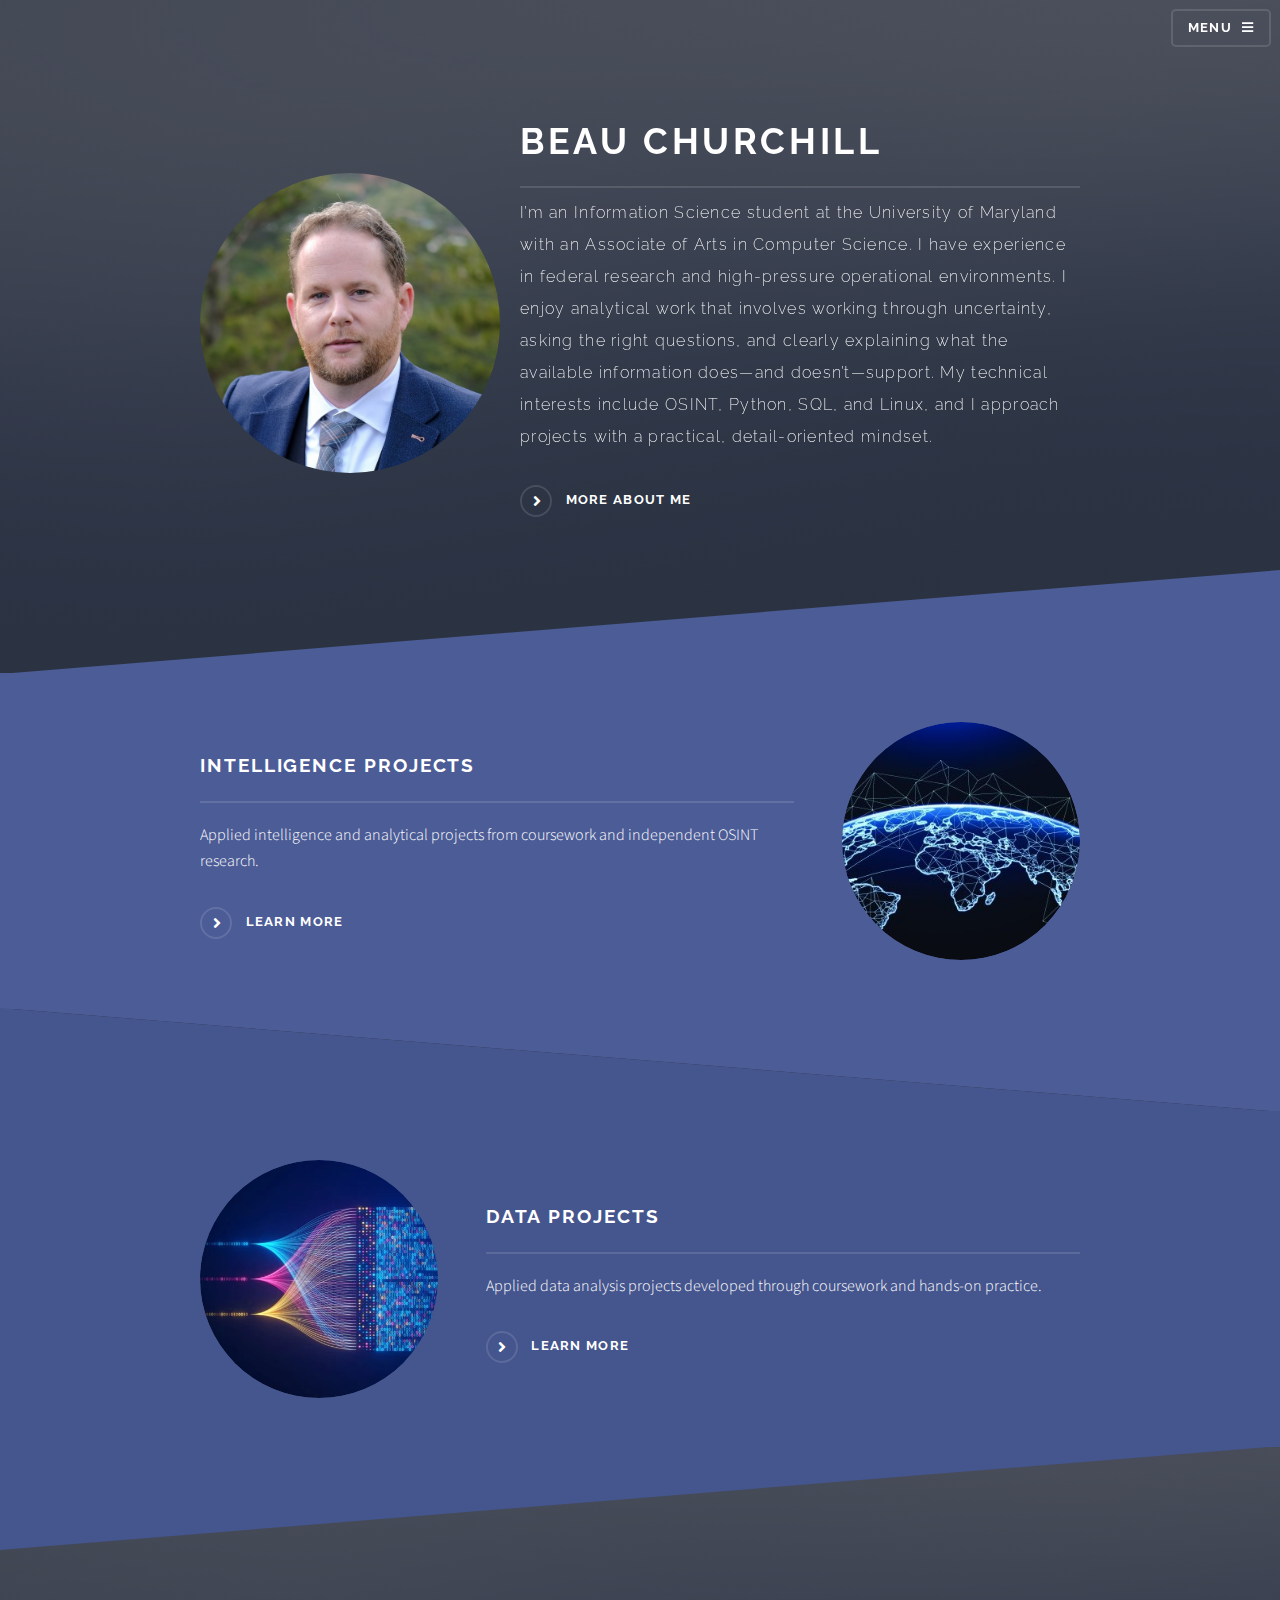
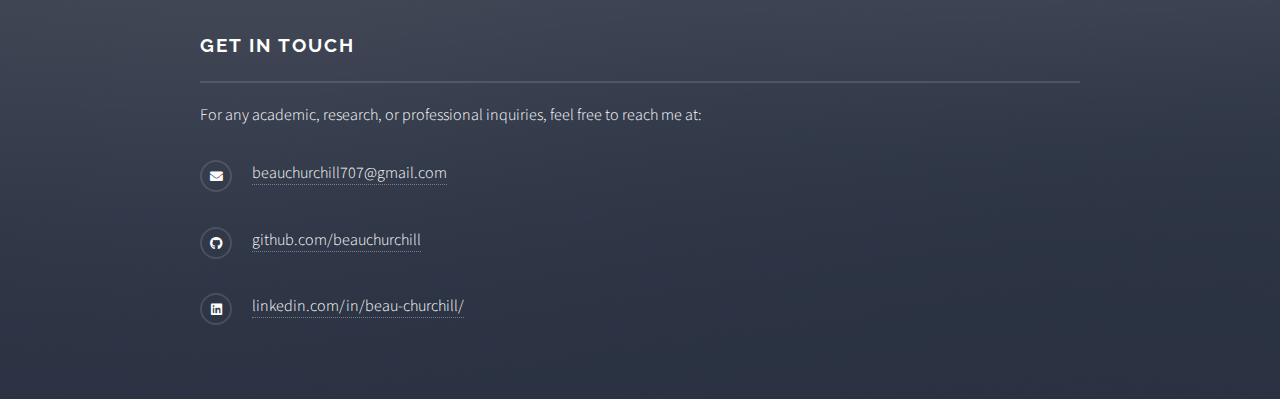
<file: index.html>
<!DOCTYPE HTML>

<html>
	<head>
		<!-- Google tag (gtag.js) -->
		<script async src="https://www.googletagmanager.com/gtag/js?id=G-L1G5HNXFQ5"></script>
		<script>
		window.dataLayer = window.dataLayer || [];
		function gtag(){dataLayer.push(arguments);}
		gtag('js', new Date());

		gtag('config', 'G-L1G5HNXFQ5');
		</script>
		<title>Beau Churchill</title>
		<meta charset="utf-8" />
		<meta name="viewport" content="width=device-width, initial-scale=1, user-scalable=no" />
		<link rel="stylesheet" href="assets/css/main.css" />
		<noscript><link rel="stylesheet" href="assets/css/noscript.css" /></noscript>
	</head>
	<body class="is-preload">

		<!-- Page Wrapper -->
			<div id="page-wrapper">

				<!-- Header -->
					<header id="header" class="alt">
						<h1><a href="index.html">Beau Churchill</a></h1>
						<nav>
							<a href="#menu">Menu</a>
						</nav>
					</header>

				<!-- Menu -->
					<nav id="menu">
						<div class="inner">
							<h2>Menu</h2>
							<ul class="links">
								<li><a href="index.html">Home</a></li>
								<li><a href="aboutme.html">About Me</a></li>
								<li><a href="intel-projects.html">Intelligence Projects</a></li>
								<li><a href="data-projects.html">Data Projects</a></li>
							</ul>
							<a href="#" class="close">Close</a>
						</div>
					</nav>

				<!-- Banner -->
					<section id="banner">
						<div class="inner banner-flex">
							<div class="banner-photo">
							  <img src="images/profilephoto.png" alt="Beau Churchill" />
							</div>
							<div class="banner-text">
							  <h2>Beau Churchill</h2>
							  <p>I’m an Information Science student at the University of Maryland with an Associate of Arts in Computer Science.
								I have experience in federal research and high-pressure operational environments. I enjoy analytical work that
								involves working through uncertainty, asking the right questions, and clearly explaining what the available
								information does—and doesn’t—support. My technical interests include OSINT, Python, SQL, and Linux, and I approach projects with a practical, detail-oriented mindset.
							  </p>
							  <a href="aboutme.html" class="special">More About Me</a>
						</div>
					</section>

				<!-- Wrapper -->
					<section id="wrapper">

						<!-- One -->
							<section id="one" class="wrapper spotlight style1">
								<div class="inner">
									<a href="intel-projects.html" class="image"><img src="images/intelcycle.jpg" alt="" /></a>
									<div class="content">
										<h2 class="major">Intelligence Projects</h2>
										<p>Applied intelligence and analytical projects from coursework and independent OSINT research.</p>
										<a href="intel-projects.html" class="special">Learn more</a>
									</div>
								</div>
							</section>

						<!-- Two -->
							<section id="two" class="wrapper alt spotlight style2">
								<div class="inner">
									<a href="data-projects.html" class="image"><img src="images/data.jpg" alt="" /></a>
									<div class="content">
										<h2 class="major">Data Projects</h2>
										<p> Applied data analysis projects developed through coursework and hands-on practice.</p>
										<a href="data-projects.html" class="special">Learn more</a>
									</div>
								</div>
							</section>

						

						<!-- Four -->
							<!-- <section id="four" class="wrapper alt style1">
								<div class="inner">
									<h2 class="major">Vitae phasellus</h2>
									<p>Cras mattis ante fermentum, malesuada neque vitae, eleifend erat. Phasellus non pulvinar erat. Fusce tincidunt, nisl eget mattis egestas, purus ipsum consequat orci, sit amet lobortis lorem lacus in tellus. Sed ac elementum arcu. Quisque placerat auctor laoreet.</p>
									<section class="features">
										<article>
											<a href="#" class="image"><img src="images/pic04.jpg" alt="" /></a>
											<h3 class="major">Sed feugiat lorem</h3>
											<p>Lorem ipsum dolor sit amet, consectetur adipiscing vehicula id nulla dignissim dapibus ultrices.</p>
											<a href="#" class="special">Learn more</a>
										</article>
										<article>
											<a href="#" class="image"><img src="images/pic05.jpg" alt="" /></a>
											<h3 class="major">Nisl placerat</h3>
											<p>Lorem ipsum dolor sit amet, consectetur adipiscing vehicula id nulla dignissim dapibus ultrices.</p>
											<a href="#" class="special">Learn more</a>
										</article>
										<article>
											<a href="#" class="image"><img src="images/pic06.jpg" alt="" /></a>
											<h3 class="major">Ante fermentum</h3>
											<p>Lorem ipsum dolor sit amet, consectetur adipiscing vehicula id nulla dignissim dapibus ultrices.</p>
											<a href="#" class="special">Learn more</a>
										</article>
										<article>
											<a href="#" class="image"><img src="images/pic07.jpg" alt="" /></a>
											<h3 class="major">Fusce consequat</h3>
											<p>Lorem ipsum dolor sit amet, consectetur adipiscing vehicula id nulla dignissim dapibus ultrices.</p>
											<a href="#" class="special">Learn more</a>
										</article>
									</section>
									<ul class="actions">
										<li><a href="#" class="button">Browse All</a></li>
									</ul>
								</div>
							</section> -->

					</section>

				<!-- Footer -->
				<section id="footer">
				<div class="inner">
					<h2 class="major">Get in touch</h2>
					<p>
					For any academic, research, or professional inquiries, feel free to reach me at:
					</p>
					<ul class="contact">
					<li class="icon solid fa-envelope">
						<a href="mailto:beauchurchill707@gmail.com">beauchurchill707@gmail.com</a>
					</li>
					<li class="icon brands fa-github">
						<a href="https://github.com/beauchurchill" target="_blank" rel="noopener noreferrer">
						github.com/beauchurchill
						</a>
					</li>
					<li class="icon brands fa-linkedin">
						<a href="https://www.linkedin.com/in/beau-churchill/" target="_blank" rel="noopener noreferrer">
						linkedin.com/in/beau-churchill/
						</a>
					</li>
					</ul>
				</div>
				</section>


			

		<!-- Scripts -->
			<script src="assets/js/jquery.min.js"></script>
			<script src="assets/js/jquery.scrollex.min.js"></script>
			<script src="assets/js/browser.min.js"></script>
			<script src="assets/js/breakpoints.min.js"></script>
			<script src="assets/js/util.js"></script>
			<script src="assets/js/main.js"></script>

	</body>
</html>
</file>
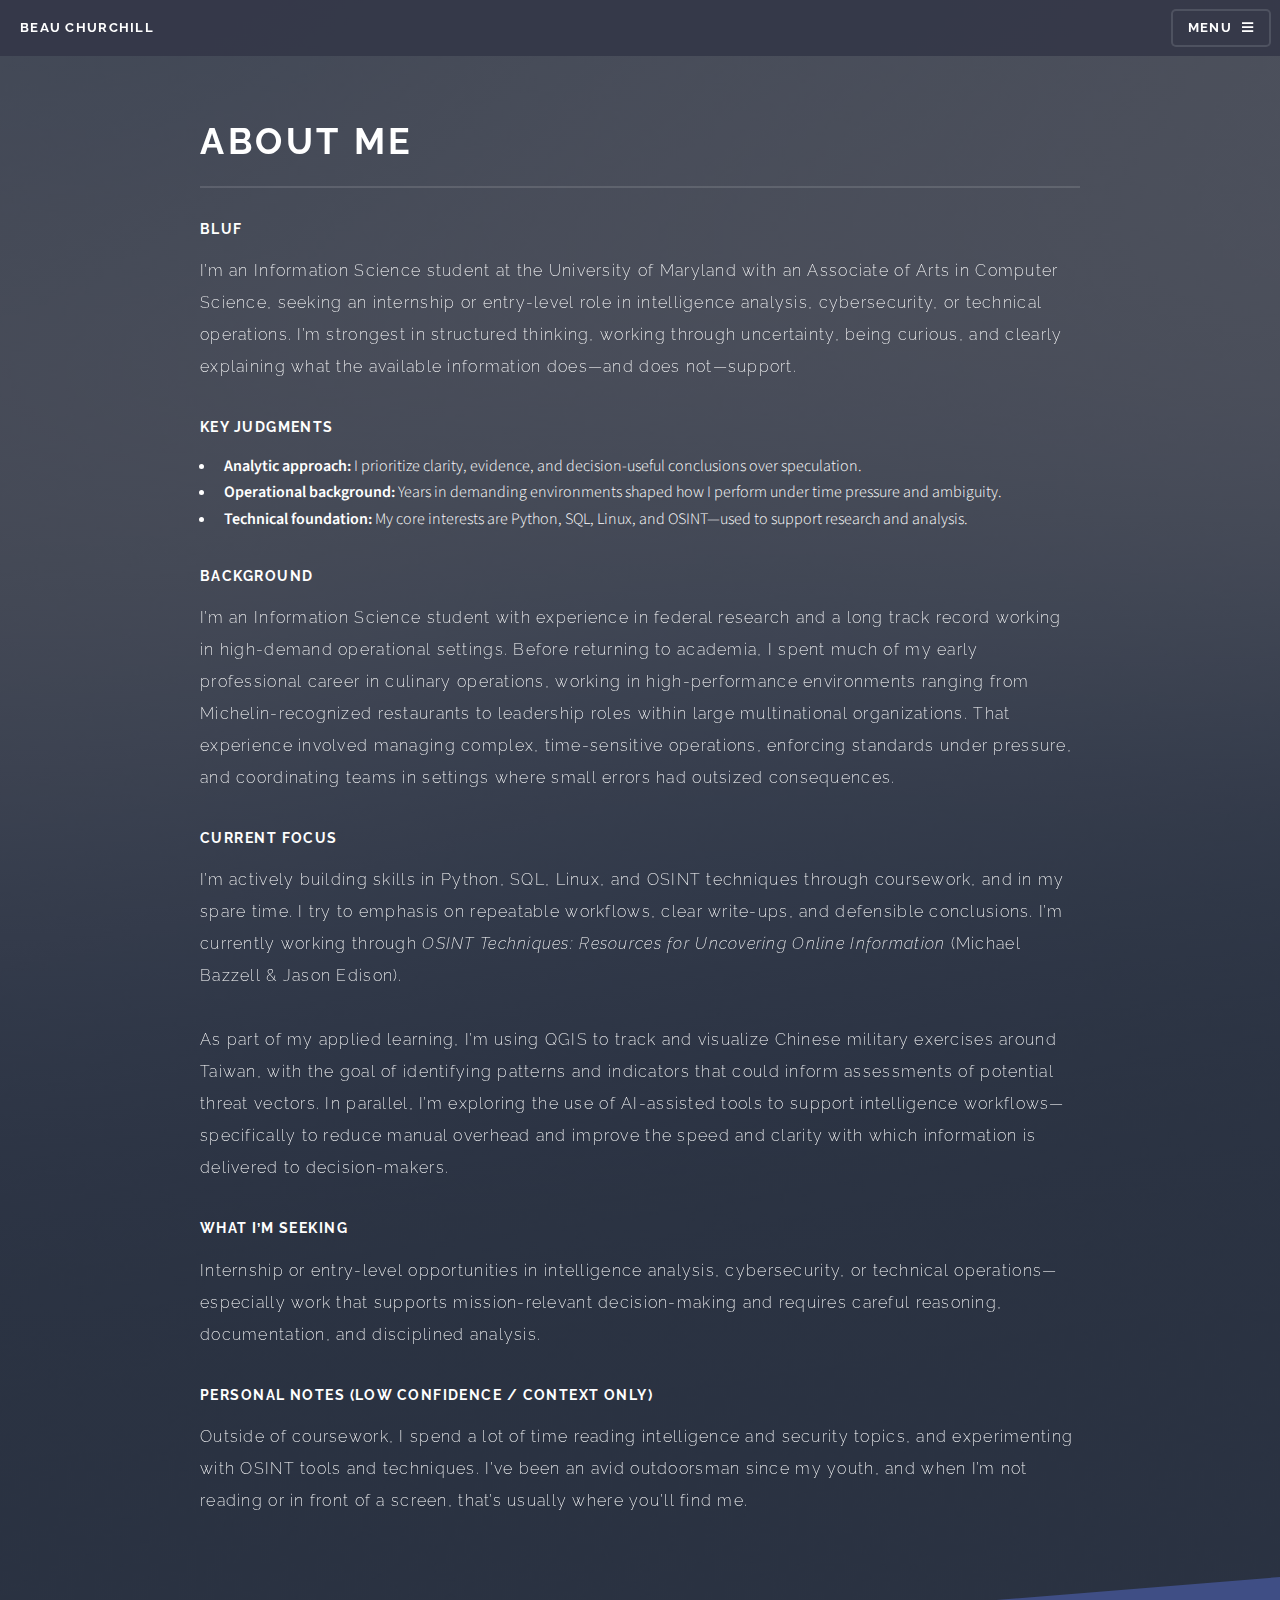
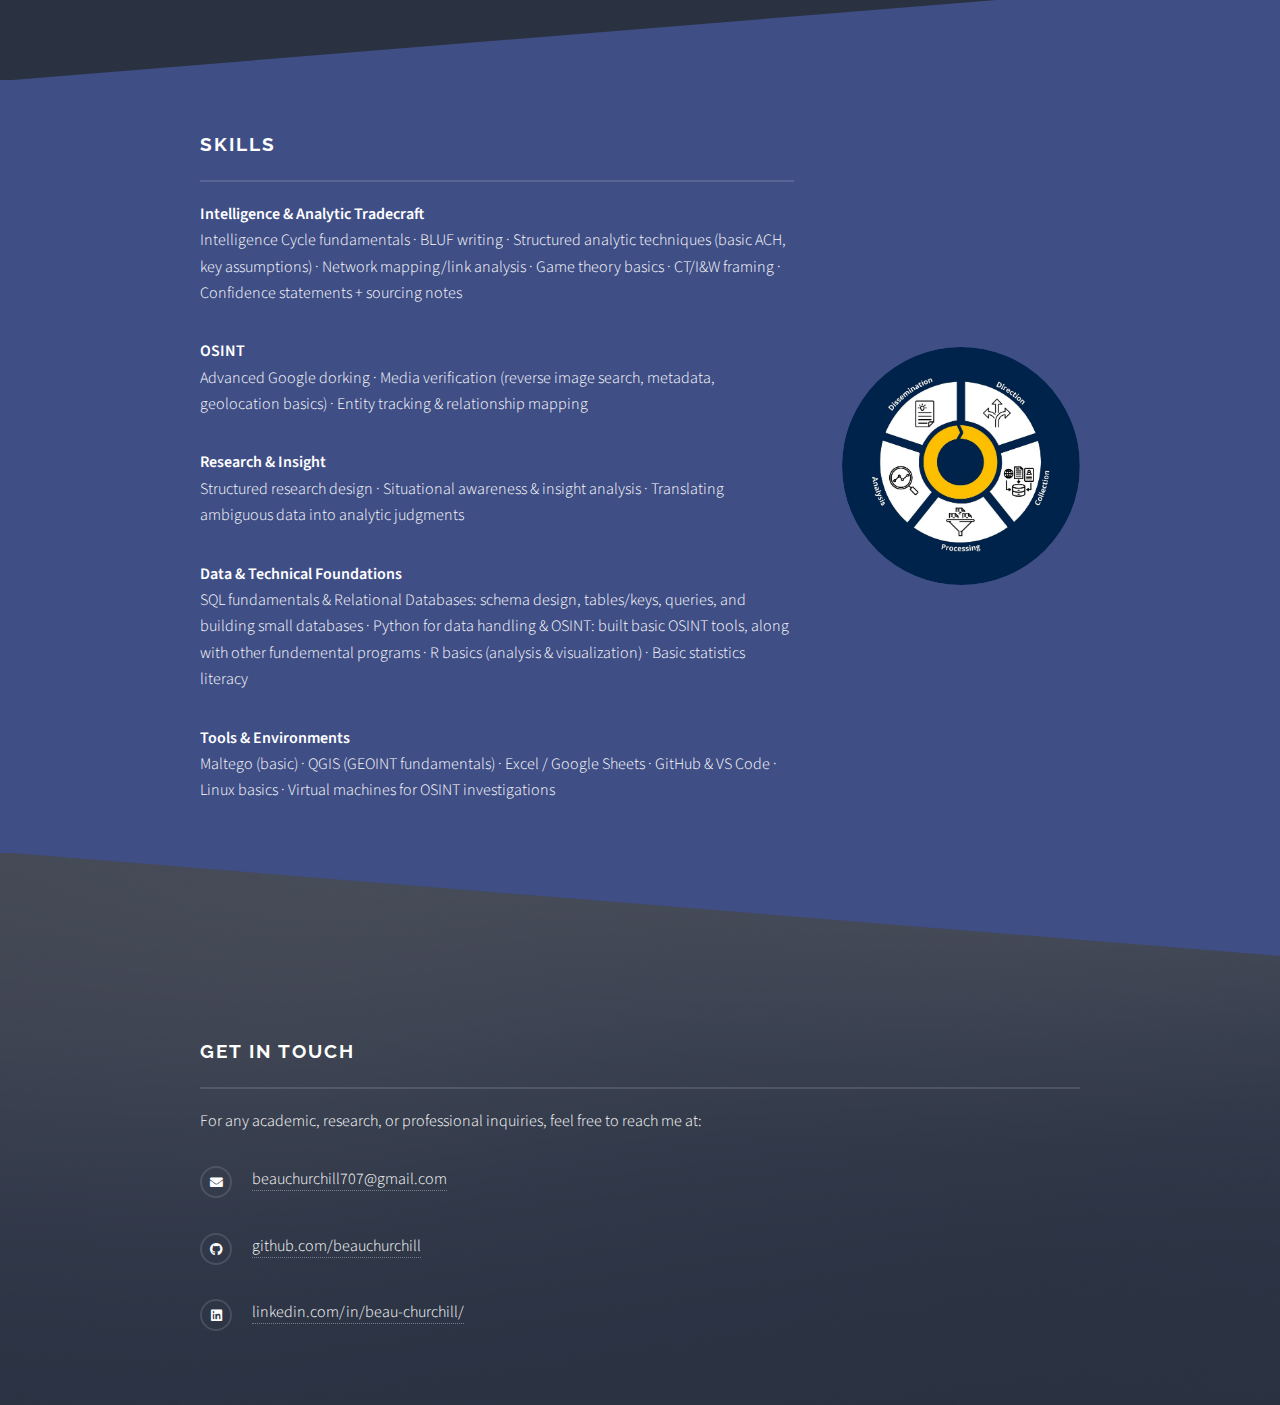
<file: aboutme.html>
<!DOCTYPE HTML>
<html>
	<head>
        <!-- Google tag (gtag.js) -->
		<script async src="https://www.googletagmanager.com/gtag/js?id=G-L1G5HNXFQ5"></script>
		<script>
		window.dataLayer = window.dataLayer || [];
		function gtag(){dataLayer.push(arguments);}
		gtag('js', new Date());

		gtag('config', 'G-L1G5HNXFQ5');
		</script>
		<title>About Me | Beau Churchill</title>
		<meta charset="utf-8" />
		<meta name="viewport" content="width=device-width, initial-scale=1, user-scalable=no" />
		<link rel="stylesheet" href="assets/css/main.css" />
		<noscript><link rel="stylesheet" href="assets/css/noscript.css" /></noscript>
	</head>
	<body class="is-preload">

		<div id="page-wrapper">

			<!-- Header -->
			<header id="header">
				<h1><a href="index.html">Beau Churchill</a></h1>
				<nav>
					<a href="#menu">Menu</a>
				</nav>
			</header>

			<!-- Menu -->
					<nav id="menu">
						<div class="inner">
							<h2>Menu</h2>
							<ul class="links">
								<li><a href="index.html">Home</a></li>
								<li><a href="aboutme.html">About Me</a></li>
								<li><a href="intel-projects.html">Intelligence Projects</a></li>
								<li><a href="data-projects.html">Data Projects</a></li>
							</ul>
							<a href="#" class="close">Close</a>
						</div>
					</nav>

			<!-- Banner -->
			<section id="banner">
				<div class="inner">
					<h2>About Me</h2>
					<h3>BLUF</h3>
                    <p>
                    I’m an Information Science student at the University of Maryland with an Associate of Arts in Computer Science, seeking an internship or entry-level role in
                    intelligence analysis, cybersecurity, or technical operations. I’m strongest in structured thinking, working through
                    uncertainty, being curious, and clearly explaining what the available information does—and does not—support.
                    </p>

                    <h3>Key Judgments</h3>
                    <ul>
                    <li><strong>Analytic approach:</strong> I prioritize clarity, evidence, and decision-useful conclusions over speculation.</li>
                    <li><strong>Operational background:</strong> Years in demanding environments shaped how I perform under time pressure and ambiguity.</li>
                    <li><strong>Technical foundation:</strong> My core interests are Python, SQL, Linux, and OSINT—used to support research and analysis.</li>
                    </ul>

                    <h3>Background</h3>
                    <p>
                    I’m an Information Science student with experience in federal research and a long track record working in high-demand
                    operational settings. Before returning to academia, I spent much of my early professional career in culinary operations, working in
                    high-performance environments ranging from Michelin-recognized restaurants to leadership roles within
                    large multinational organizations. That experience involved managing complex, time-sensitive operations,
                    enforcing standards under pressure, and coordinating teams in settings where small errors had outsized
                    consequences.
                    </p>

                    <h3>Current Focus</h3>
                    <p>
                    I’m actively building skills in Python, SQL, Linux, and OSINT techniques through coursework, and in my spare time. I try to emphasis on repeatable workflows,
                    clear write-ups, and defensible conclusions. I’m currently working through
                    <em>OSINT Techniques: Resources for Uncovering Online Information</em> (Michael Bazzell & Jason Edison). 
                    </p>
                    <p>
                    As part of my applied learning, I’m using QGIS to track and visualize Chinese military exercises around Taiwan,
                    with the goal of identifying patterns and indicators that could inform assessments of potential threat vectors.
                    In parallel, I’m exploring the use of AI-assisted tools to support intelligence workflows—specifically to
                    reduce manual overhead and improve the speed and clarity with which information is delivered to
                    decision-makers.
                    </p>

                    <h3>What I’m Seeking</h3>
                    <p>
                    Internship or entry-level opportunities in intelligence analysis, cybersecurity, or technical operations—especially work
                    that supports mission-relevant decision-making and requires careful reasoning, documentation, and disciplined analysis.
                    </p>

                    <h3>Personal Notes (Low Confidence / Context Only)</h3>
                    <p>
                    Outside of coursework, I spend a lot of time reading intelligence and security topics, and experimenting with
                    OSINT tools and techniques. I’ve been an avid outdoorsman since my youth, and when I’m not reading or in front of a screen, that’s usually where you’ll find me.
                    </p>
                </div>
			</section>

            <!-- Three - Skills Section -->
							<section id="three" class="wrapper spotlight style3">
								<div class="inner">
									<a href="#" class="image">
									<img src="images/intelc.jpg" alt="Skills Overview" />
									</a>
									<div class="content">
									<h2 class="major">Skills</h2>

									<p><strong>Intelligence & Analytic Tradecraft</strong><br>
									Intelligence Cycle fundamentals · BLUF writing · Structured analytic techniques (basic ACH, key assumptions) · Network mapping/link analysis · Game theory basics · CT/I&W framing · Confidence statements + sourcing notes </p>

									<p><strong>OSINT</strong><br>
									Advanced Google dorking · Media verification (reverse image search, metadata, geolocation basics) · Entity tracking & relationship mapping</p>

									<p><strong>Research & Insight</strong><br>
									Structured research design · Situational awareness & insight analysis · Translating ambiguous data into analytic judgments</p>

									<p><strong>Data & Technical Foundations</strong><br>
									SQL fundamentals & Relational Databases: schema design, tables/keys, queries, and building small databases · Python for data handling & OSINT: built basic OSINT tools, along with other fundemental programs · R basics (analysis & visualization) · Basic statistics literacy</p>

									<p><strong>Tools & Environments</strong><br>
									Maltego (basic) · QGIS (GEOINT fundamentals) · Excel / Google Sheets · GitHub & VS Code · Linux basics · Virtual machines for OSINT investigations</p>

									</div>
								</div>
								</section> 
				

			<!-- Footer -->
				<section id="footer">
				<div class="inner">
					<h2 class="major">Get in touch</h2>
					<p>
					For any academic, research, or professional inquiries, feel free to reach me at:
					</p>
					<ul class="contact">
					<li class="icon solid fa-envelope">
						<a href="mailto:beauchurchill707@gmail.com">beauchurchill707@gmail.com</a>
					</li>
					<li class="icon brands fa-github">
						<a href="https://github.com/beauchurchill" target="_blank" rel="noopener noreferrer">
						github.com/beauchurchill
						</a>
					</li>
					<li class="icon brands fa-linkedin">
						<a href="https://www.linkedin.com/in/beau-churchill/" target="_blank" rel="noopener noreferrer">
						linkedin.com/in/beau-churchill/
						</a>
					</li>
					</ul>
				</div>
				</section>

		</div>

		<!-- Scripts -->
		<script src="assets/js/jquery.min.js"></script>
		<script src="assets/js/jquery.scrollex.min.js"></script>
		<script src="assets/js/browser.min.js"></script>
		<script src="assets/js/breakpoints.min.js"></script>
		<script src="assets/js/util.js"></script>
		<script src="assets/js/main.js"></script>

	</body>
</html>
</file>
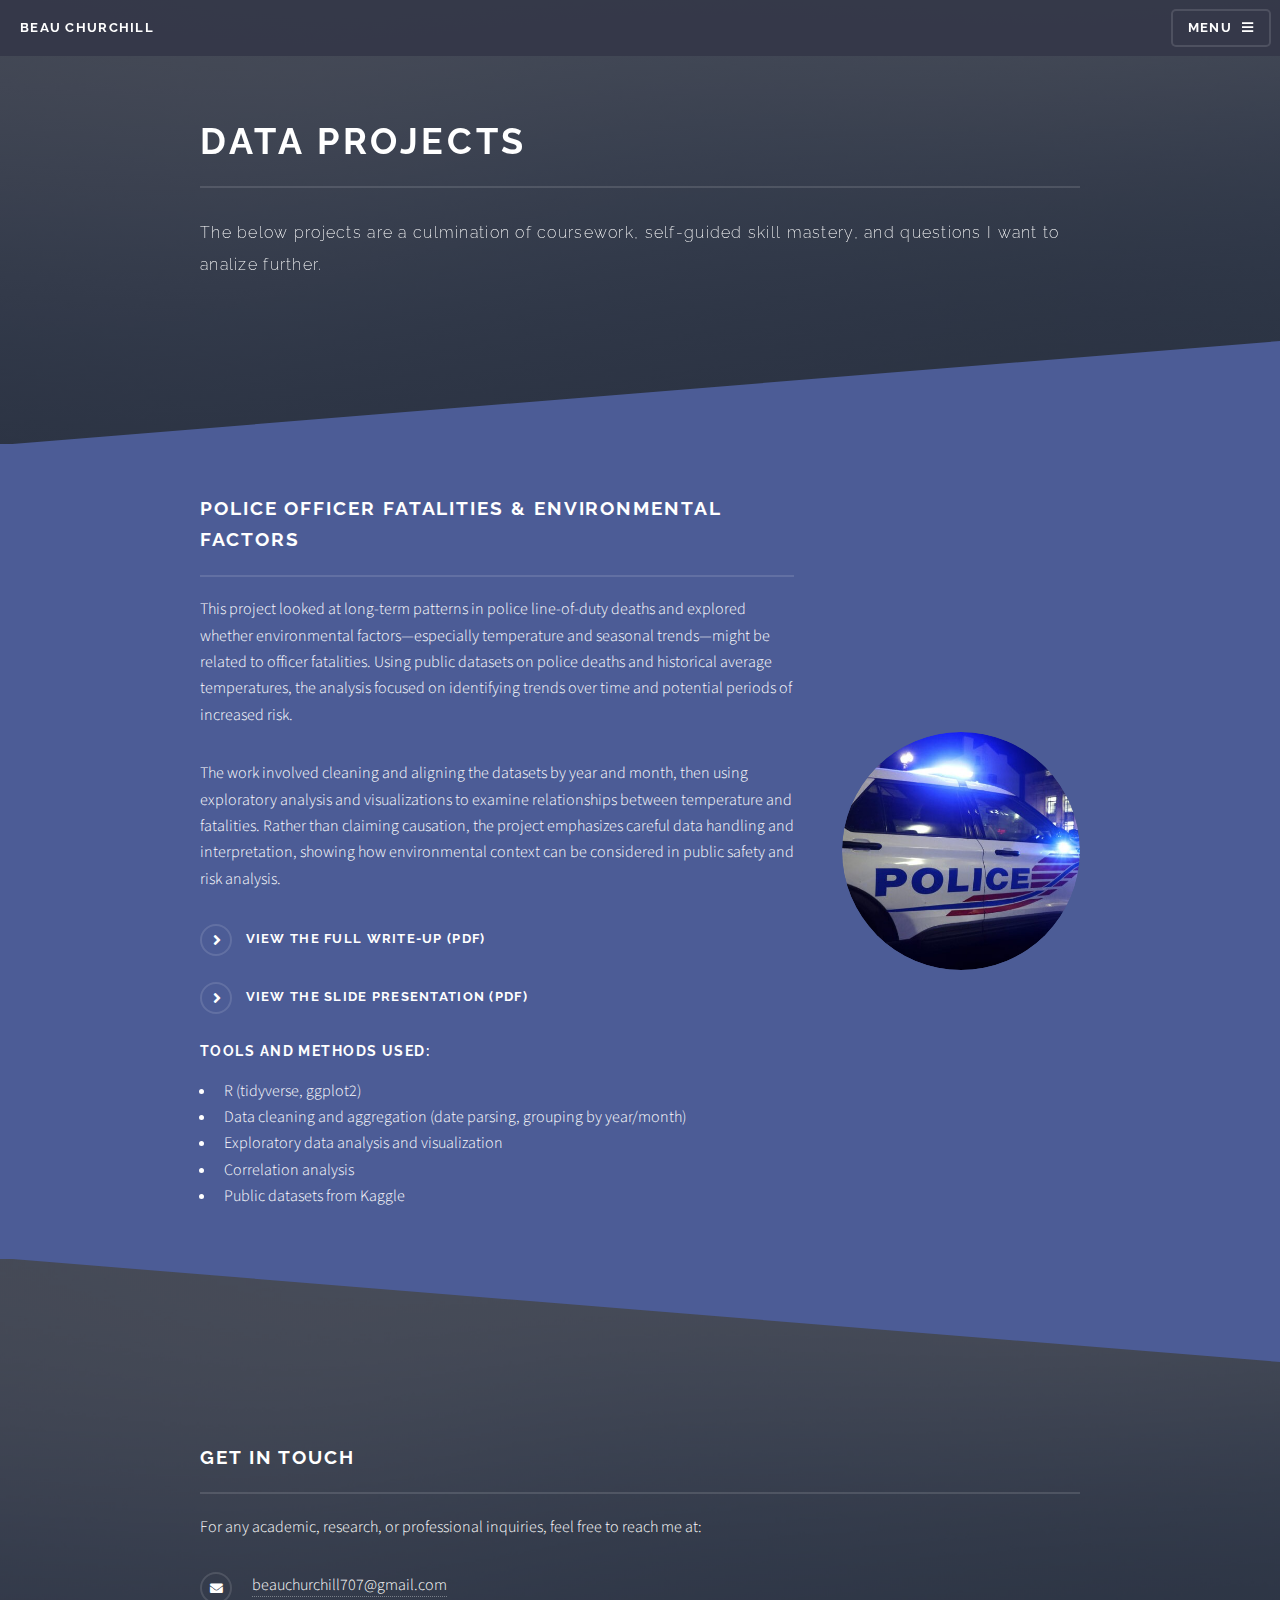
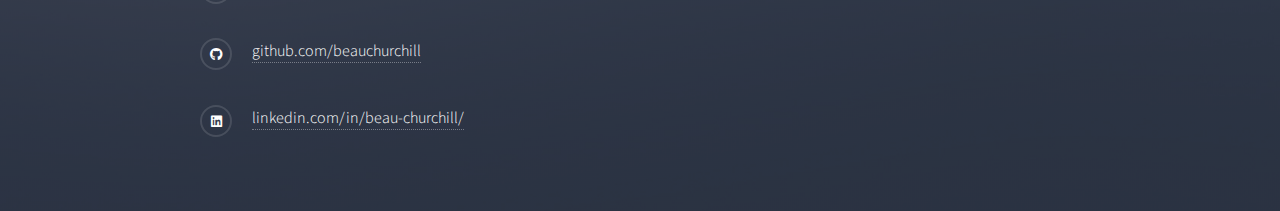
<file: data-projects.html>
<!DOCTYPE HTML>
<html>
	<head>
		<!-- Google tag (gtag.js) -->
		<script async src="https://www.googletagmanager.com/gtag/js?id=G-L1G5HNXFQ5"></script>
		<script>
		window.dataLayer = window.dataLayer || [];
		function gtag(){dataLayer.push(arguments);}
		gtag('js', new Date());

		gtag('config', 'G-L1G5HNXFQ5');
		</script>
		<title>Data Projects | Beau Churchill</title>
		<meta charset="utf-8" />
		<meta name="viewport" content="width=device-width, initial-scale=1, user-scalable=no" />
		<link rel="stylesheet" href="assets/css/main.css" />
		<noscript><link rel="stylesheet" href="assets/css/noscript.css" /></noscript>
	</head>
	<body class="is-preload">

		<div id="page-wrapper">

			<!-- Header -->
			<header id="header">
				<h1><a href="index.html">Beau Churchill</a></h1>
				<nav>
					<a href="#menu">Menu</a>
				</nav>
			</header>

			<!-- Menu -->
					<nav id="menu">
						<div class="inner">
							<h2>Menu</h2>
							<ul class="links">
								<li><a href="index.html">Home</a></li>
								<li><a href="aboutme.html">About Me</a></li>
								<li><a href="intel-projects.html">Intelligence Projects</a></li>
								<li><a href="data-projects.html">Data Projects</a></li>
							</ul>
							<a href="#" class="close">Close</a>
						</div>
					</nav>

			<!-- Banner -->
			<section id="banner">
				<div class="inner">
					<h2>Data Projects</h2>
					<p>The below projects are a culmination of coursework, self-guided skill mastery, and questions I want to analize further.</p>
				</div>
			</section>

			<!-- Wrapper -->
			<section id="wrapper">

				<!-- Project One -->
				<section class="wrapper spotlight style1">
					<div class="inner">
						<a href="#" class="image">
							<img src="images/Police.jpg" alt="#" />
						</a>
						<div class="content">
							<h2 class="major">Police Officer Fatalities & Environmental Factors</h2>
							<p>
                            This project looked at long-term patterns in police line-of-duty deaths and explored whether environmental factors—especially temperature and seasonal trends—might be related to officer fatalities. Using public datasets on police deaths and historical average temperatures, the analysis focused on identifying trends over time and potential periods of increased risk.
                            </p>
							<p>The work involved cleaning and aligning the datasets by year and month, then using exploratory analysis and visualizations to examine relationships between temperature and fatalities. Rather than claiming causation, the project emphasizes careful data handling and interpretation, showing how environmental context can be considered in public safety and risk analysis.</p>
                            <a href="files/BChurchill_Final_Project.pdf" class="special">View the full write-up (PDF)</a>
							<a href="files/DATA 101 Final.pdf" class="special">View the slide presentation (PDF)</a>
                            <h3>Tools and Methods Used:</h3>
                            <ul>
                                <li>R (tidyverse, ggplot2)</li>
                                <li>Data cleaning and aggregation (date parsing, grouping by year/month)</li>
                                <li>Exploratory data analysis and visualization</li>
                                <li>Correlation analysis</li>
                                <li>Public datasets from Kaggle</li>
                            </ul>
						</div>
					</div>
				</section>

				<!-- Project Two 
				<section class="wrapper alt spotlight style2">
					<div class="inner">
						<a href="#" class="image">
							<img src="images/osintproject.png" alt="Analysis" />
						</a>
						<div class="content">
							<h2 class="major">OSINT Python Tools Project</h2>
							<p>
								This project focused on developing practical Python skills by developing a few open-source intelligence (OSINT) tools. Inspired by OSINT Techniques by Michael Bazzell, the goal was to move beyond abstract programming exercises and instead build tools that reflect real intelligence workflows. Although assigned as a group project, the work was completed independently and resulted in five functional OSINT tools covering IP geolocation, domain WHOIS analysis, social media scraping, email validation, and automated open-source searching. Each tool was intentionally designed with a real-world intelligence or cybersecurity use case in mind, demonstrating how open-source data can be collected, assessed, and applied to investigative or analytical scenarios. The project emphasizes hands-on learning, technical curiosity, and alignment with long-term goals of becoming an all-source intelligence analyst.
							</p>
                            <a href="files/OSINT_Python_Tools.pdf" class="special">View the write-up (PDF)</a>
							<h3>Tools and Methods Used:</h3>
                                <ul>
                                    <li>Python programming language</li>
                                    <li>Requests library for web queries</li>
                                    <li>BeautifulSoup for HTML parsing</li>
                                    <li>WHOIS library for domain analysis</li>
                                    <li>Regular expressions for pattern matching</li>
                                    <li>Open-source web services and public data sources</li>
                                </ul>
						</div>
					</div>
				</section>

			</section> -->

			<!-- Footer -->
				<section id="footer">
				<div class="inner">
					<h2 class="major">Get in touch</h2>
					<p>
					For any academic, research, or professional inquiries, feel free to reach me at:
					</p>
					<ul class="contact">
					<li class="icon solid fa-envelope">
						<a href="mailto:beauchurchill707@gmail.com">beauchurchill707@gmail.com</a>
					</li>
					<li class="icon brands fa-github">
						<a href="https://github.com/beauchurchill" target="_blank" rel="noopener noreferrer">
						github.com/beauchurchill
						</a>
					</li>
					<li class="icon brands fa-linkedin">
						<a href="https://www.linkedin.com/in/beau-churchill/" target="_blank" rel="noopener noreferrer">
						linkedin.com/in/beau-churchill/
						</a>
					</li>
					</ul>
				</div>
				</section>

		</div>

		<!-- Scripts -->
		<script src="assets/js/jquery.min.js"></script>
		<script src="assets/js/jquery.scrollex.min.js"></script>
		<script src="assets/js/browser.min.js"></script>
		<script src="assets/js/breakpoints.min.js"></script>
		<script src="assets/js/util.js"></script>
		<script src="assets/js/main.js"></script>

	</body>
</html>
</file>
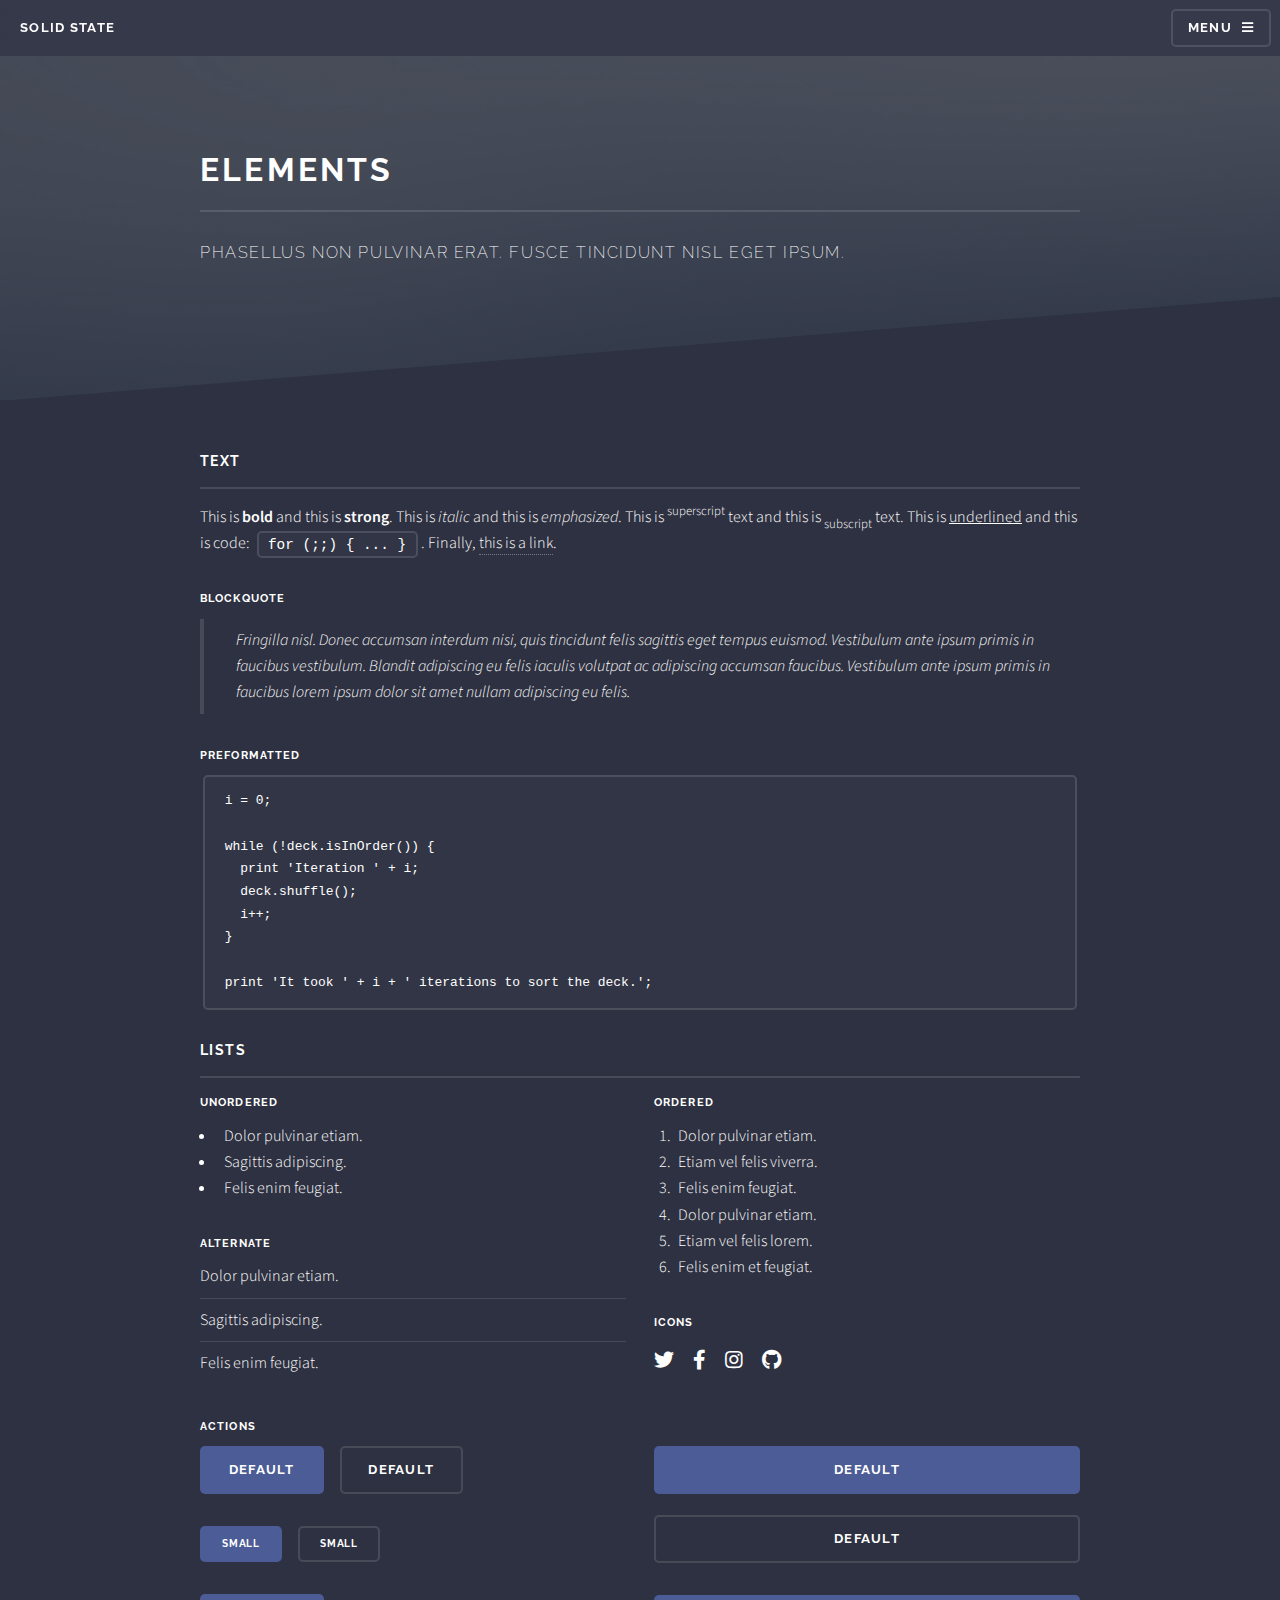
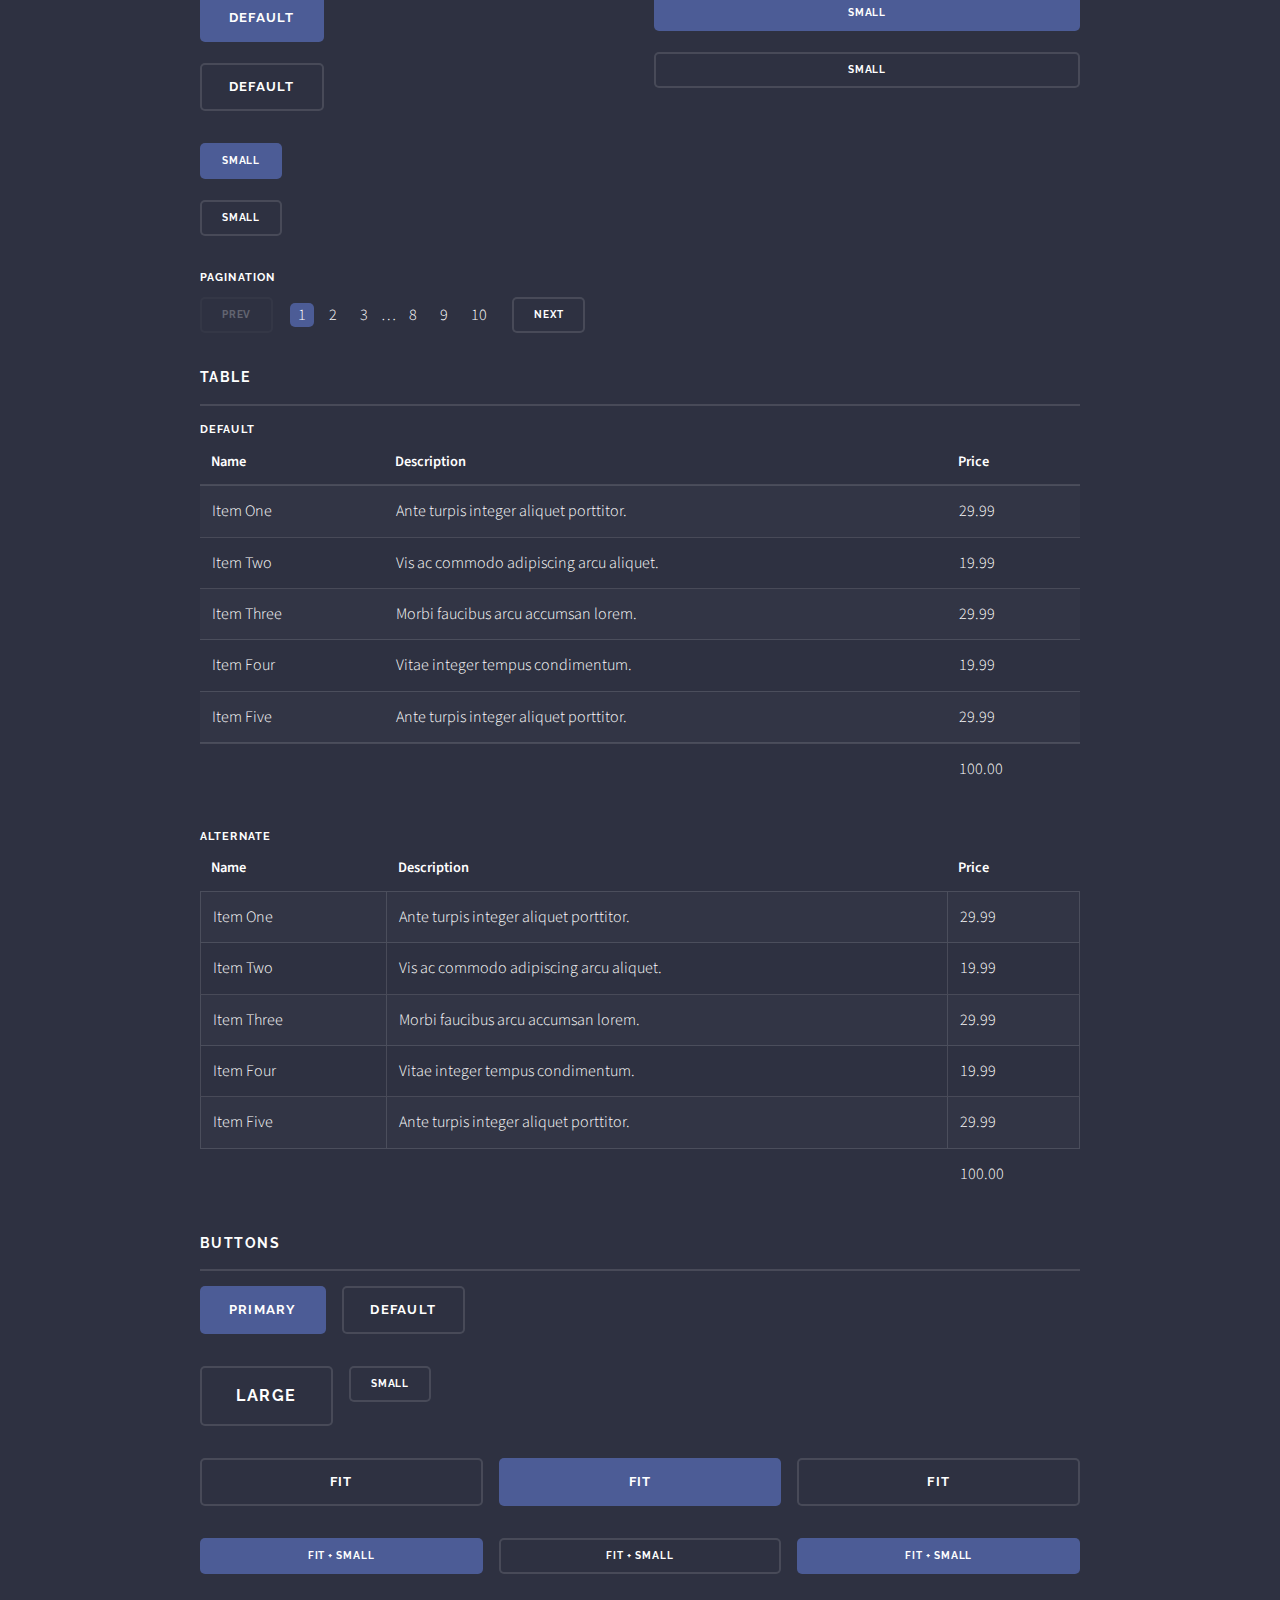
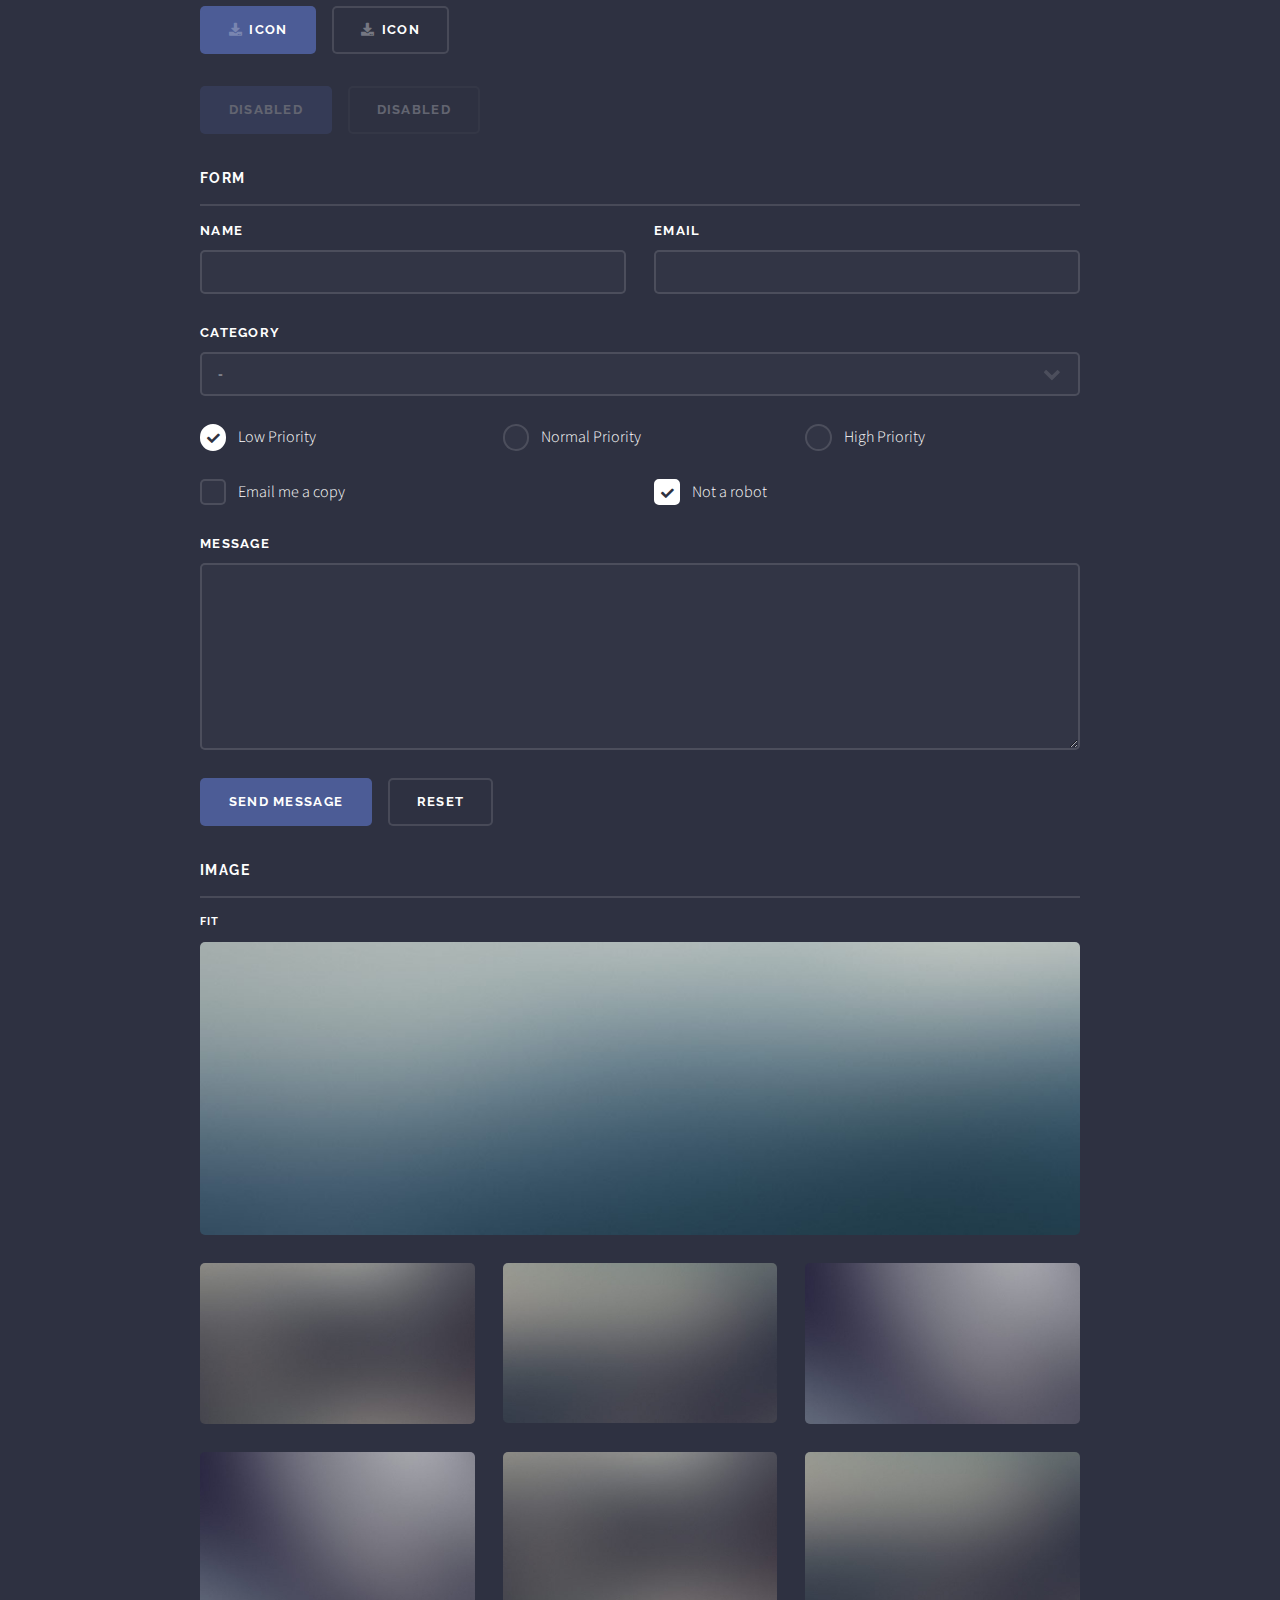
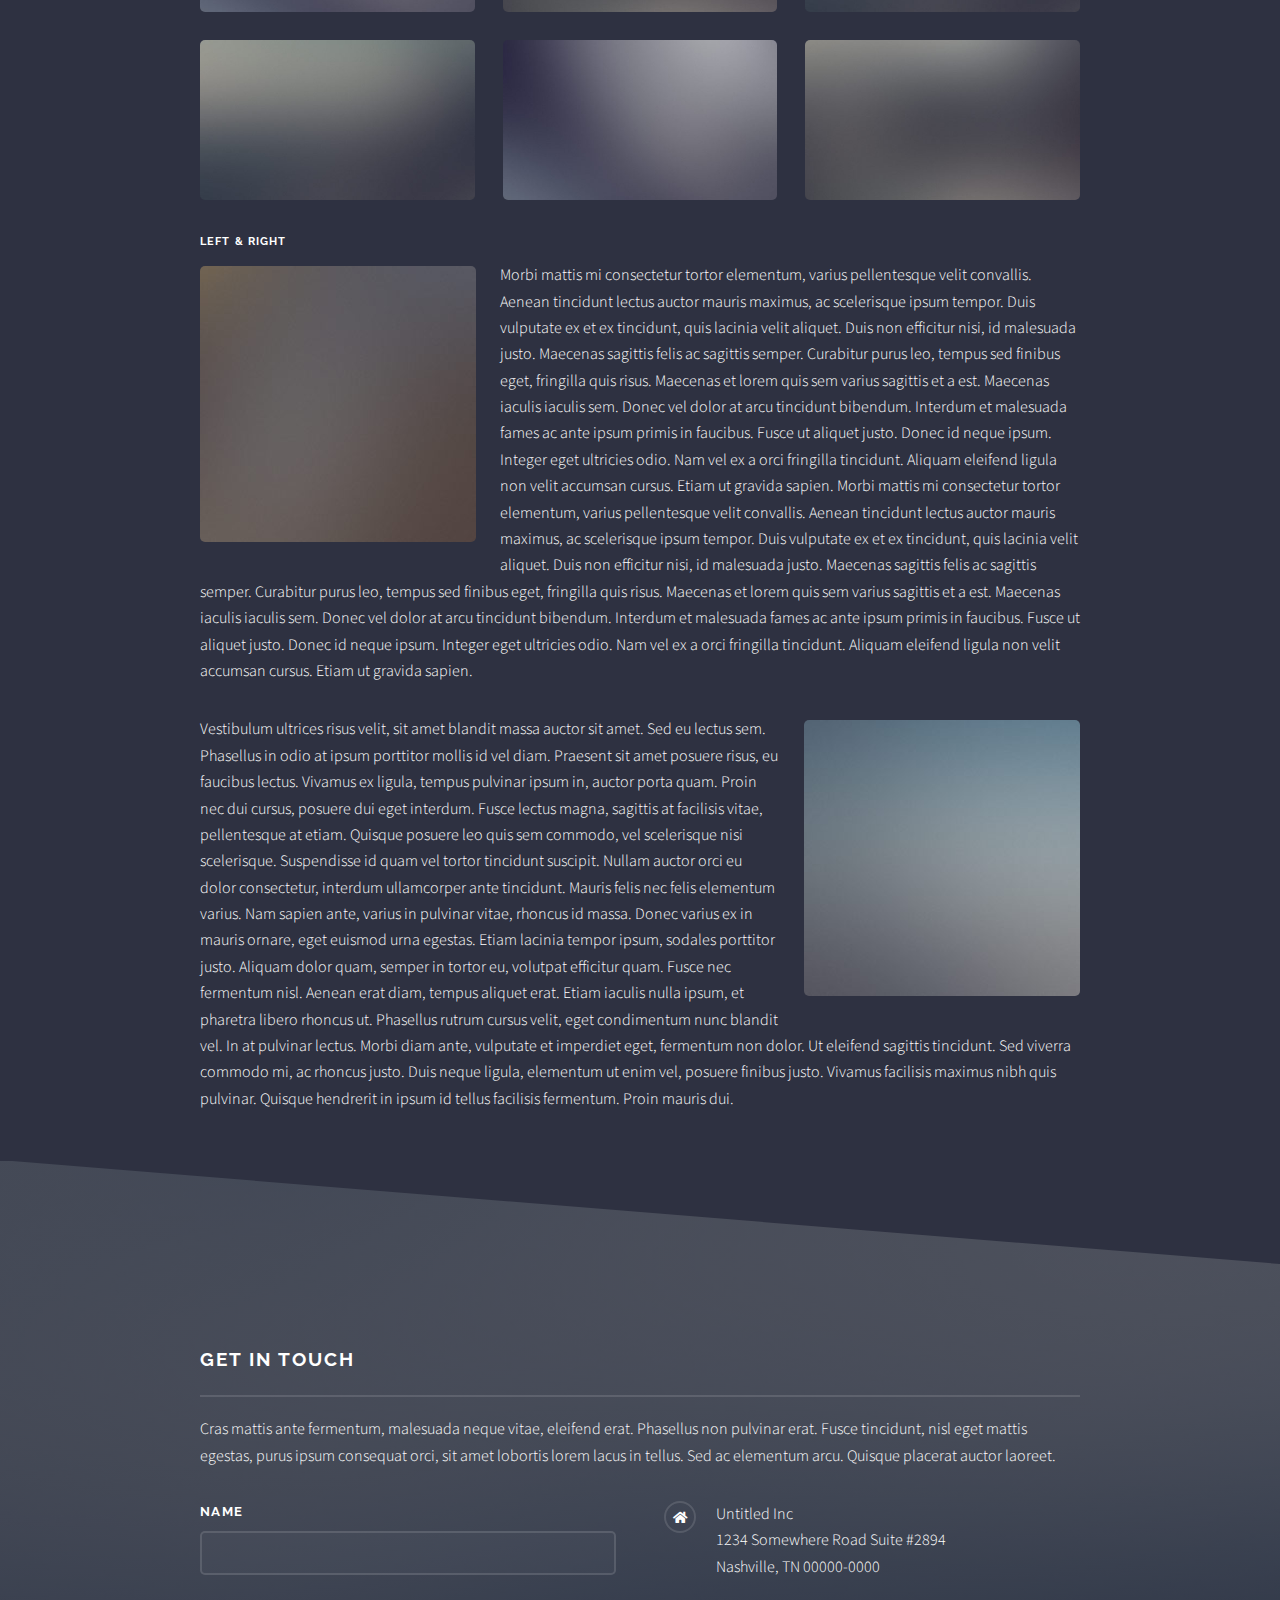
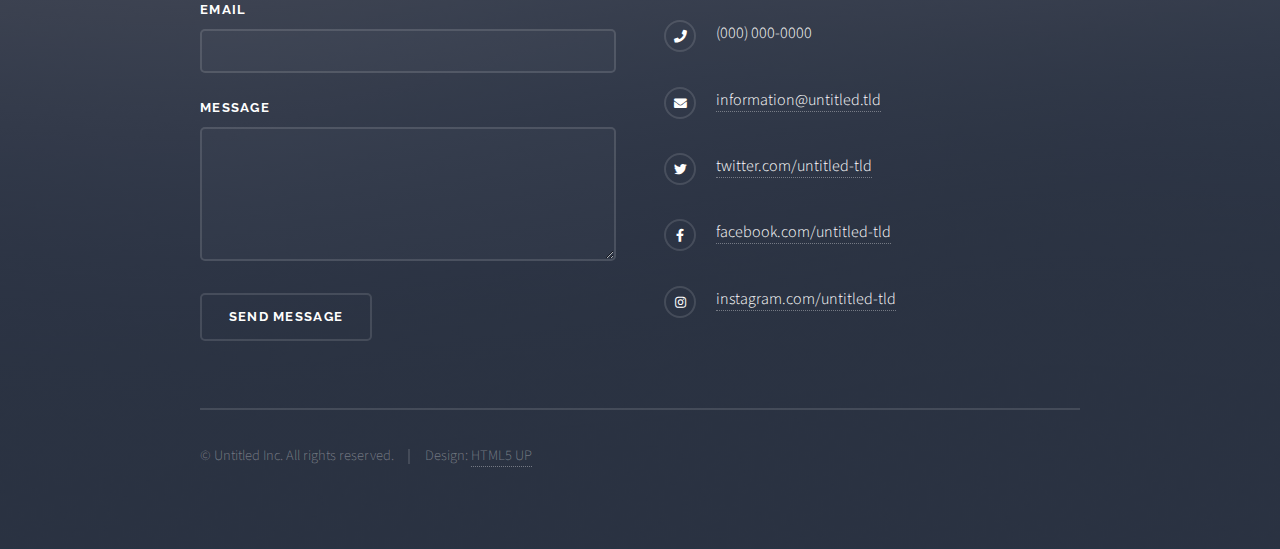
<file: elements.html>
<!DOCTYPE HTML>
<!--
	Solid State by HTML5 UP
	html5up.net | @ajlkn
	Free for personal and commercial use under the CCA 3.0 license (html5up.net/license)
-->
<html>
	<head>
		<title>Elements - Solid State by HTML5 UP</title>
		<meta charset="utf-8" />
		<meta name="viewport" content="width=device-width, initial-scale=1, user-scalable=no" />
		<link rel="stylesheet" href="assets/css/main.css" />
		<noscript><link rel="stylesheet" href="assets/css/noscript.css" /></noscript>
	</head>
	<body class="is-preload">

		<!-- Page Wrapper -->
			<div id="page-wrapper">

				<!-- Header -->
					<header id="header">
						<h1><a href="index.html">Solid State</a></h1>
						<nav>
							<a href="#menu">Menu</a>
						</nav>
					</header>

				<!-- Menu -->
					<nav id="menu">
						<div class="inner">
							<h2>Menu</h2>
							<ul class="links">
								<li><a href="index.html">Home</a></li>
								<li><a href="generic.html">Generic</a></li>
								<li><a href="elements.html">Elements</a></li>
								<li><a href="#">Log In</a></li>
								<li><a href="#">Sign Up</a></li>
							</ul>
							<a href="#" class="close">Close</a>
						</div>
					</nav>

				<!-- Wrapper -->
					<section id="wrapper">
						<header>
							<div class="inner">
								<h2>Elements</h2>
								<p>Phasellus non pulvinar erat. Fusce tincidunt nisl eget ipsum.</p>
							</div>
						</header>

						<!-- Content -->
							<div class="wrapper">
								<div class="inner">

									<section>
										<h3 class="major">Text</h3>
										<p>This is <b>bold</b> and this is <strong>strong</strong>. This is <i>italic</i> and this is <em>emphasized</em>.
										This is <sup>superscript</sup> text and this is <sub>subscript</sub> text.
										This is <u>underlined</u> and this is code: <code>for (;;) { ... }</code>. Finally, <a href="#">this is a link</a>.</p>
										<h4>Blockquote</h4>
										<blockquote>Fringilla nisl. Donec accumsan interdum nisi, quis tincidunt felis sagittis eget tempus euismod. Vestibulum ante ipsum primis in faucibus vestibulum. Blandit adipiscing eu felis iaculis volutpat ac adipiscing accumsan faucibus. Vestibulum ante ipsum primis in faucibus lorem ipsum dolor sit amet nullam adipiscing eu felis.</blockquote>
										<h4>Preformatted</h4>
										<pre><code>i = 0;

while (!deck.isInOrder()) {
  print 'Iteration ' + i;
  deck.shuffle();
  i++;
}

print 'It took ' + i + ' iterations to sort the deck.';</code></pre>
									</section>

									<section>
										<h3 class="major">Lists</h3>
										<div class="row">
											<div class="col-6 col-12-medium">
												<h4>Unordered</h4>
												<ul>
													<li>Dolor pulvinar etiam.</li>
													<li>Sagittis adipiscing.</li>
													<li>Felis enim feugiat.</li>
												</ul>
												<h4>Alternate</h4>
												<ul class="alt">
													<li>Dolor pulvinar etiam.</li>
													<li>Sagittis adipiscing.</li>
													<li>Felis enim feugiat.</li>
												</ul>
											</div>
											<div class="col-6 col-12-medium">
												<h4>Ordered</h4>
												<ol>
													<li>Dolor pulvinar etiam.</li>
													<li>Etiam vel felis viverra.</li>
													<li>Felis enim feugiat.</li>
													<li>Dolor pulvinar etiam.</li>
													<li>Etiam vel felis lorem.</li>
													<li>Felis enim et feugiat.</li>
												</ol>
												<h4>Icons</h4>
												<ul class="icons">
													<li><a href="#" class="icon brands fa-twitter"><span class="label">Twitter</span></a></li>
													<li><a href="#" class="icon brands fa-facebook-f"><span class="label">Facebook</span></a></li>
													<li><a href="#" class="icon brands fa-instagram"><span class="label">Instagram</span></a></li>
													<li><a href="#" class="icon brands fa-github"><span class="label">Github</span></a></li>
												</ul>
											</div>
										</div>
										<h4>Actions</h4>
										<div class="row">
											<div class="col-6 col-12-medium">
												<ul class="actions">
													<li><a href="#" class="button primary">Default</a></li>
													<li><a href="#" class="button">Default</a></li>
												</ul>
												<ul class="actions small">
													<li><a href="#" class="button primary small">Small</a></li>
													<li><a href="#" class="button small">Small</a></li>
												</ul>
												<ul class="actions stacked">
													<li><a href="#" class="button primary">Default</a></li>
													<li><a href="#" class="button">Default</a></li>
												</ul>
												<ul class="actions stacked small">
													<li><a href="#" class="button primary small">Small</a></li>
													<li><a href="#" class="button small">Small</a></li>
												</ul>
											</div>
											<div class="col-6 col-12-medium">
												<ul class="actions stacked">
													<li><a href="#" class="button primary fit">Default</a></li>
													<li><a href="#" class="button fit">Default</a></li>
												</ul>
												<ul class="actions stacked small">
													<li><a href="#" class="button primary small fit">Small</a></li>
													<li><a href="#" class="button small fit">Small</a></li>
												</ul>
											</div>
										</div>
										<h4>Pagination</h4>
										<ul class="pagination">
											<li><span class="button small disabled">Prev</span></li>
											<li><a href="#" class="page active">1</a></li>
											<li><a href="#" class="page">2</a></li>
											<li><a href="#" class="page">3</a></li>
											<li><span>&hellip;</span></li>
											<li><a href="#" class="page">8</a></li>
											<li><a href="#" class="page">9</a></li>
											<li><a href="#" class="page">10</a></li>
											<li><a href="#" class="button small">Next</a></li>
										</ul>
									</section>

									<section>
										<h3 class="major">Table</h3>
										<h4>Default</h4>
										<div class="table-wrapper">
											<table>
												<thead>
													<tr>
														<th>Name</th>
														<th>Description</th>
														<th>Price</th>
													</tr>
												</thead>
												<tbody>
													<tr>
														<td>Item One</td>
														<td>Ante turpis integer aliquet porttitor.</td>
														<td>29.99</td>
													</tr>
													<tr>
														<td>Item Two</td>
														<td>Vis ac commodo adipiscing arcu aliquet.</td>
														<td>19.99</td>
													</tr>
													<tr>
														<td>Item Three</td>
														<td> Morbi faucibus arcu accumsan lorem.</td>
														<td>29.99</td>
													</tr>
													<tr>
														<td>Item Four</td>
														<td>Vitae integer tempus condimentum.</td>
														<td>19.99</td>
													</tr>
													<tr>
														<td>Item Five</td>
														<td>Ante turpis integer aliquet porttitor.</td>
														<td>29.99</td>
													</tr>
												</tbody>
												<tfoot>
													<tr>
														<td colspan="2"></td>
														<td>100.00</td>
													</tr>
												</tfoot>
											</table>
										</div>

										<h4>Alternate</h4>
										<div class="table-wrapper">
											<table class="alt">
												<thead>
													<tr>
														<th>Name</th>
														<th>Description</th>
														<th>Price</th>
													</tr>
												</thead>
												<tbody>
													<tr>
														<td>Item One</td>
														<td>Ante turpis integer aliquet porttitor.</td>
														<td>29.99</td>
													</tr>
													<tr>
														<td>Item Two</td>
														<td>Vis ac commodo adipiscing arcu aliquet.</td>
														<td>19.99</td>
													</tr>
													<tr>
														<td>Item Three</td>
														<td> Morbi faucibus arcu accumsan lorem.</td>
														<td>29.99</td>
													</tr>
													<tr>
														<td>Item Four</td>
														<td>Vitae integer tempus condimentum.</td>
														<td>19.99</td>
													</tr>
													<tr>
														<td>Item Five</td>
														<td>Ante turpis integer aliquet porttitor.</td>
														<td>29.99</td>
													</tr>
												</tbody>
												<tfoot>
													<tr>
														<td colspan="2"></td>
														<td>100.00</td>
													</tr>
												</tfoot>
											</table>
										</div>
									</section>

									<section>
										<h3 class="major">Buttons</h3>
										<ul class="actions">
											<li><a href="#" class="button primary">Primary</a></li>
											<li><a href="#" class="button">Default</a></li>
										</ul>
										<ul class="actions">
											<li><a href="#" class="button large">Large</a></li>
											<li><a href="#" class="button small">Small</a></li>
										</ul>
										<ul class="actions fit">
											<li><a href="#" class="button fit">Fit</a></li>
											<li><a href="#" class="button primary fit">Fit</a></li>
											<li><a href="#" class="button fit">Fit</a></li>
										</ul>
										<ul class="actions fit small">
											<li><a href="#" class="button primary fit small">Fit + Small</a></li>
											<li><a href="#" class="button fit small">Fit + Small</a></li>
											<li><a href="#" class="button primary fit small">Fit + Small</a></li>
										</ul>
										<ul class="actions">
											<li><a href="#" class="button primary icon solid fa-download">Icon</a></li>
											<li><a href="#" class="button icon solid fa-download">Icon</a></li>
										</ul>
										<ul class="actions">
											<li><span class="button primary disabled">Disabled</span></li>
											<li><span class="button disabled">Disabled</span></li>
										</ul>
									</section>

									<section>
										<h3 class="major">Form</h3>
										<form method="post" action="#">
											<div class="row gtr-uniform">
												<div class="col-6 col-12-xsmall">
													<label for="demo-name">Name</label>
													<input type="text" name="demo-name" id="demo-name" value="" />
												</div>
												<div class="col-6 col-12-xsmall">
													<label for="demo-email">Email</label>
													<input type="email" name="demo-email" id="demo-email" value="" />
												</div>
												<div class="col-12">
													<label for="demo-category">Category</label>
													<select name="demo-category" id="demo-category">
														<option value="">-</option>
														<option value="1">Manufacturing</option>
														<option value="1">Shipping</option>
														<option value="1">Administration</option>
														<option value="1">Human Resources</option>
													</select>
												</div>
												<div class="col-4 col-12-small">
													<input type="radio" id="demo-priority-low" name="demo-priority" checked>
													<label for="demo-priority-low">Low Priority</label>
												</div>
												<div class="col-4 col-12-small">
													<input type="radio" id="demo-priority-normal" name="demo-priority">
													<label for="demo-priority-normal">Normal Priority</label>
												</div>
												<div class="col-4 col-12-small">
													<input type="radio" id="demo-priority-high" name="demo-priority">
													<label for="demo-priority-high">High Priority</label>
												</div>
												<div class="col-6 col-12-small">
													<input type="checkbox" id="demo-copy" name="demo-copy">
													<label for="demo-copy">Email me a copy</label>
												</div>
												<div class="col-6 col-12-small">
													<input type="checkbox" id="demo-human" name="demo-human" checked>
													<label for="demo-human">Not a robot</label>
												</div>
												<div class="col-12">
													<label for="demo-message">Message</label>
													<textarea name="demo-message" id="demo-message" rows="6"></textarea>
												</div>
												<div class="col-12">
													<ul class="actions">
														<li><input type="submit" value="Send Message" class="primary" /></li>
														<li><input type="reset" value="Reset" /></li>
													</ul>
												</div>
											</div>
										</form>
									</section>

									<section>
										<h3 class="major">Image</h3>
										<h4>Fit</h4>
										<div class="box alt">
											<div class="row gtr-uniform">
												<div class="col-12"><span class="image fit"><img src="images/pic08.jpg" alt="" /></span></div>
												<div class="col-4"><span class="image fit"><img src="images/pic05.jpg" alt="" /></span></div>
												<div class="col-4"><span class="image fit"><img src="images/pic06.jpg" alt="" /></span></div>
												<div class="col-4"><span class="image fit"><img src="images/pic07.jpg" alt="" /></span></div>
												<div class="col-4"><span class="image fit"><img src="images/pic07.jpg" alt="" /></span></div>
												<div class="col-4"><span class="image fit"><img src="images/pic05.jpg" alt="" /></span></div>
												<div class="col-4"><span class="image fit"><img src="images/pic06.jpg" alt="" /></span></div>
												<div class="col-4"><span class="image fit"><img src="images/pic06.jpg" alt="" /></span></div>
												<div class="col-4"><span class="image fit"><img src="images/pic07.jpg" alt="" /></span></div>
												<div class="col-4"><span class="image fit"><img src="images/pic05.jpg" alt="" /></span></div>
											</div>
										</div>
										<h4>Left &amp; Right</h4>
										<p><span class="image left"><img src="images/pic01.jpg" alt="" /></span>Morbi mattis mi consectetur tortor elementum, varius pellentesque velit convallis. Aenean tincidunt lectus auctor mauris maximus, ac scelerisque ipsum tempor. Duis vulputate ex et ex tincidunt, quis lacinia velit aliquet. Duis non efficitur nisi, id malesuada justo. Maecenas sagittis felis ac sagittis semper. Curabitur purus leo, tempus sed finibus eget, fringilla quis risus. Maecenas et lorem quis sem varius sagittis et a est. Maecenas iaculis iaculis sem. Donec vel dolor at arcu tincidunt bibendum. Interdum et malesuada fames ac ante ipsum primis in faucibus. Fusce ut aliquet justo. Donec id neque ipsum. Integer eget ultricies odio. Nam vel ex a orci fringilla tincidunt. Aliquam eleifend ligula non velit accumsan cursus. Etiam ut gravida sapien. Morbi mattis mi consectetur tortor elementum, varius pellentesque velit convallis. Aenean tincidunt lectus auctor mauris maximus, ac scelerisque ipsum tempor. Duis vulputate ex et ex tincidunt, quis lacinia velit aliquet. Duis non efficitur nisi, id malesuada justo. Maecenas sagittis felis ac sagittis semper. Curabitur purus leo, tempus sed finibus eget, fringilla quis risus. Maecenas et lorem quis sem varius sagittis et a est. Maecenas iaculis iaculis sem. Donec vel dolor at arcu tincidunt bibendum. Interdum et malesuada fames ac ante ipsum primis in faucibus. Fusce ut aliquet justo. Donec id neque ipsum. Integer eget ultricies odio. Nam vel ex a orci fringilla tincidunt. Aliquam eleifend ligula non velit accumsan cursus. Etiam ut gravida sapien.</p>
										<p><span class="image right"><img src="images/pic02.jpg" alt="" /></span>Vestibulum ultrices risus velit, sit amet blandit massa auctor sit amet. Sed eu lectus sem. Phasellus in odio at ipsum porttitor mollis id vel diam. Praesent sit amet posuere risus, eu faucibus lectus. Vivamus ex ligula, tempus pulvinar ipsum in, auctor porta quam. Proin nec dui cursus, posuere dui eget interdum. Fusce lectus magna, sagittis at facilisis vitae, pellentesque at etiam. Quisque posuere leo quis sem commodo, vel scelerisque nisi scelerisque. Suspendisse id quam vel tortor tincidunt suscipit. Nullam auctor orci eu dolor consectetur, interdum ullamcorper ante tincidunt. Mauris felis nec felis elementum varius. Nam sapien ante, varius in pulvinar vitae, rhoncus id massa. Donec varius ex in mauris ornare, eget euismod urna egestas. Etiam lacinia tempor ipsum, sodales porttitor justo. Aliquam dolor quam, semper in tortor eu, volutpat efficitur quam. Fusce nec fermentum nisl. Aenean erat diam, tempus aliquet erat. Etiam iaculis nulla ipsum, et pharetra libero rhoncus ut. Phasellus rutrum cursus velit, eget condimentum nunc blandit vel. In at pulvinar lectus. Morbi diam ante, vulputate et imperdiet eget, fermentum non dolor. Ut eleifend sagittis tincidunt. Sed viverra commodo mi, ac rhoncus justo. Duis neque ligula, elementum ut enim vel, posuere finibus justo. Vivamus facilisis maximus nibh quis pulvinar. Quisque hendrerit in ipsum id tellus facilisis fermentum. Proin mauris dui.</p>
									</section>

								</div>
							</div>

					</section>

				<!-- Footer -->
					<section id="footer">
						<div class="inner">
							<h2 class="major">Get in touch</h2>
							<p>Cras mattis ante fermentum, malesuada neque vitae, eleifend erat. Phasellus non pulvinar erat. Fusce tincidunt, nisl eget mattis egestas, purus ipsum consequat orci, sit amet lobortis lorem lacus in tellus. Sed ac elementum arcu. Quisque placerat auctor laoreet.</p>
							<form method="post" action="#">
								<div class="fields">
									<div class="field">
										<label for="name">Name</label>
										<input type="text" name="name" id="name" />
									</div>
									<div class="field">
										<label for="email">Email</label>
										<input type="email" name="email" id="email" />
									</div>
									<div class="field">
										<label for="message">Message</label>
										<textarea name="message" id="message" rows="4"></textarea>
									</div>
								</div>
								<ul class="actions">
									<li><input type="submit" value="Send Message" /></li>
								</ul>
							</form>
							<ul class="contact">
								<li class="icon solid fa-home">
									Untitled Inc<br />
									1234 Somewhere Road Suite #2894<br />
									Nashville, TN 00000-0000
								</li>
								<li class="icon solid fa-phone">(000) 000-0000</li>
								<li class="icon solid fa-envelope"><a href="#">information@untitled.tld</a></li>
								<li class="icon brands fa-twitter"><a href="#">twitter.com/untitled-tld</a></li>
								<li class="icon brands fa-facebook-f"><a href="#">facebook.com/untitled-tld</a></li>
								<li class="icon brands fa-instagram"><a href="#">instagram.com/untitled-tld</a></li>
							</ul>
							<ul class="copyright">
								<li>&copy; Untitled Inc. All rights reserved.</li><li>Design: <a href="http://html5up.net">HTML5 UP</a></li>
							</ul>
						</div>
					</section>

			</div>

		<!-- Scripts -->
			<script src="assets/js/jquery.min.js"></script>
			<script src="assets/js/jquery.scrollex.min.js"></script>
			<script src="assets/js/browser.min.js"></script>
			<script src="assets/js/breakpoints.min.js"></script>
			<script src="assets/js/util.js"></script>
			<script src="assets/js/main.js"></script>

	</body>
</html>
</file>
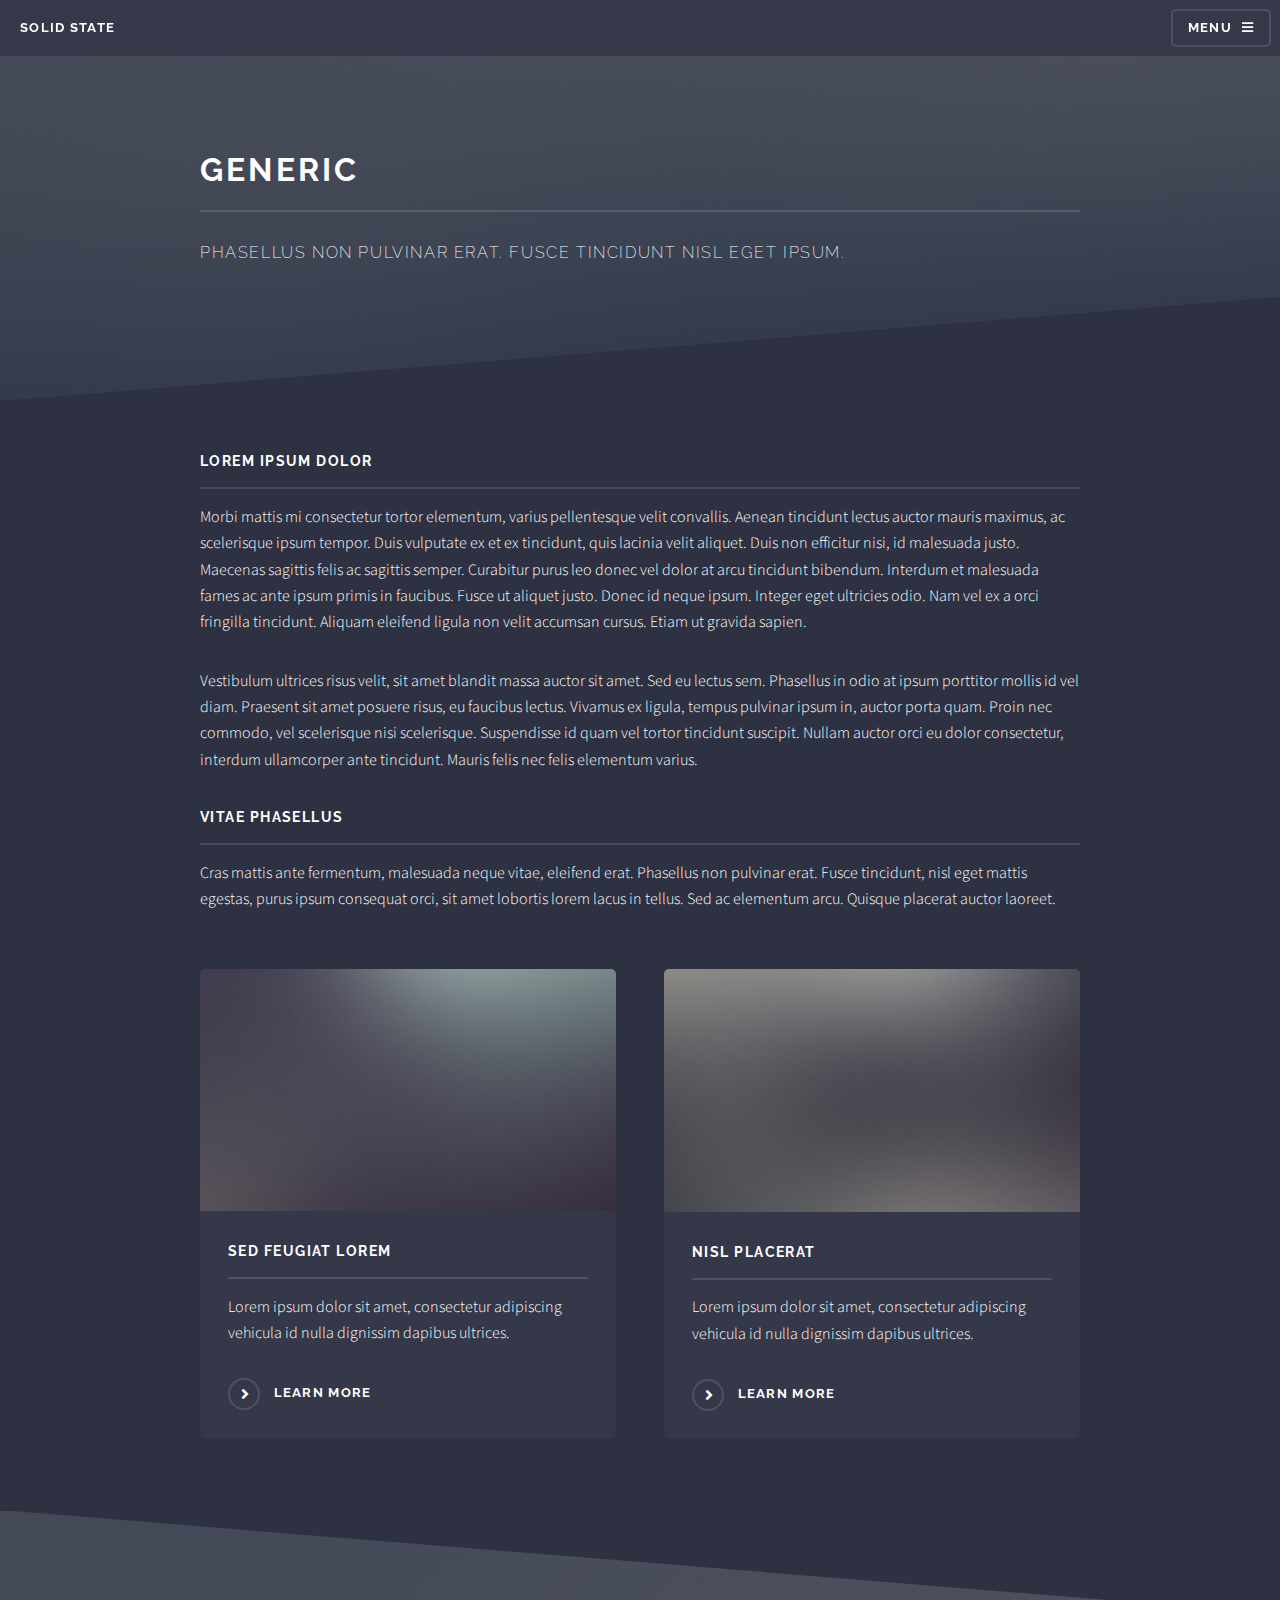
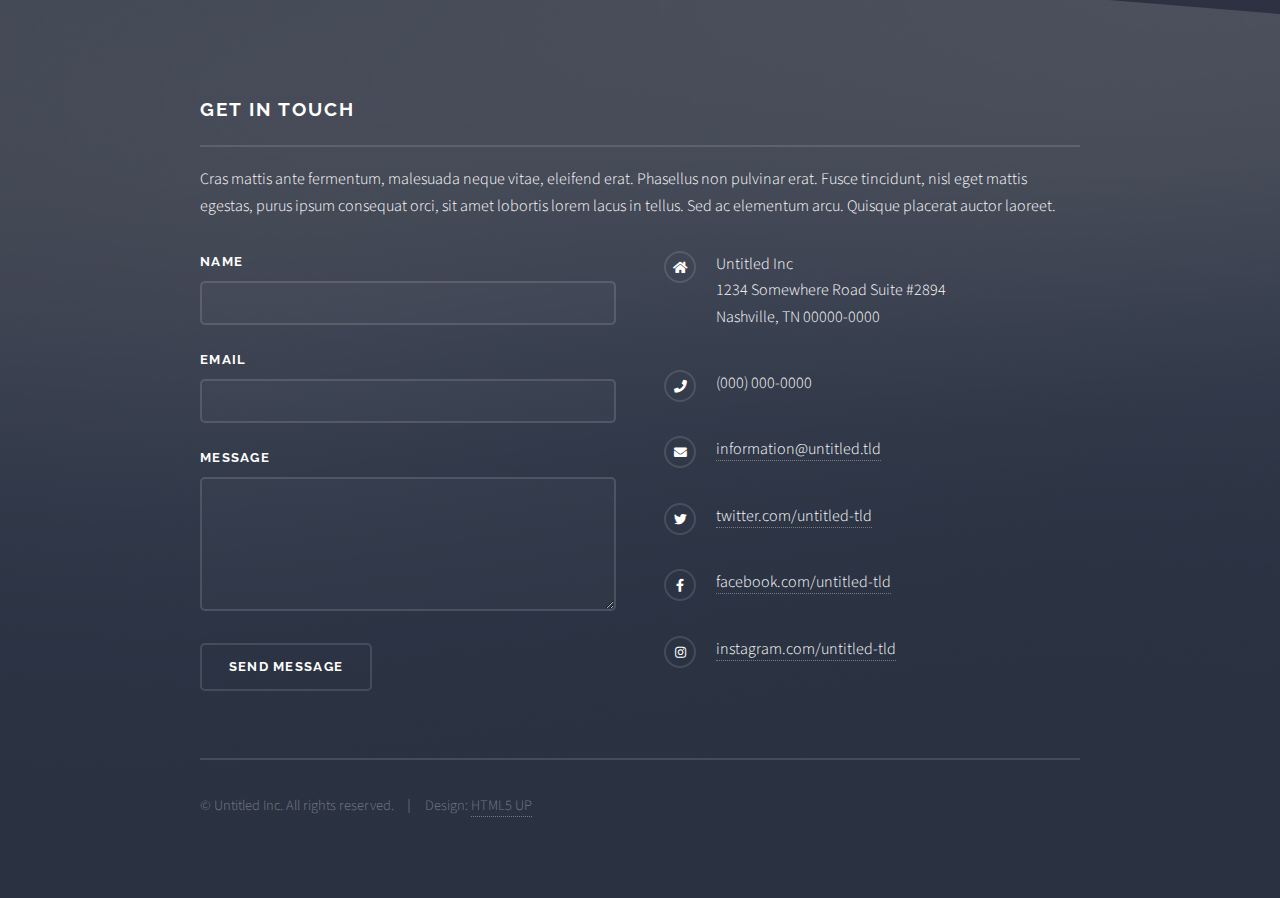
<file: generic.html>
<!DOCTYPE HTML>
<!--
	Solid State by HTML5 UP
	html5up.net | @ajlkn
	Free for personal and commercial use under the CCA 3.0 license (html5up.net/license)
-->
<html>
	<head>
		<title>Generic - Solid State by HTML5 UP</title>
		<meta charset="utf-8" />
		<meta name="viewport" content="width=device-width, initial-scale=1, user-scalable=no" />
		<link rel="stylesheet" href="assets/css/main.css" />
		<noscript><link rel="stylesheet" href="assets/css/noscript.css" /></noscript>
	</head>
	<body class="is-preload">

		<!-- Page Wrapper -->
			<div id="page-wrapper">

				<!-- Header -->
					<header id="header">
						<h1><a href="index.html">Solid State</a></h1>
						<nav>
							<a href="#menu">Menu</a>
						</nav>
					</header>

				<!-- Menu -->
					<nav id="menu">
						<div class="inner">
							<h2>Menu</h2>
							<ul class="links">
								<li><a href="index.html">Home</a></li>
								<li><a href="generic.html">Generic</a></li>
								<li><a href="elements.html">Elements</a></li>
								<li><a href="#">Log In</a></li>
								<li><a href="#">Sign Up</a></li>
							</ul>
							<a href="#" class="close">Close</a>
						</div>
					</nav>

				<!-- Wrapper -->
					<section id="wrapper">
						<header>
							<div class="inner">
								<h2>Generic</h2>
								<p>Phasellus non pulvinar erat. Fusce tincidunt nisl eget ipsum.</p>
							</div>
						</header>

						<!-- Content -->
							<div class="wrapper">
								<div class="inner">

									<h3 class="major">Lorem ipsum dolor</h3>
									<p>Morbi mattis mi consectetur tortor elementum, varius pellentesque velit convallis. Aenean tincidunt lectus auctor mauris maximus, ac scelerisque ipsum tempor. Duis vulputate ex et ex tincidunt, quis lacinia velit aliquet. Duis non efficitur nisi, id malesuada justo. Maecenas sagittis felis ac sagittis semper. Curabitur purus leo donec vel dolor at arcu tincidunt bibendum. Interdum et malesuada fames ac ante ipsum primis in faucibus. Fusce ut aliquet justo. Donec id neque ipsum. Integer eget ultricies odio. Nam vel ex a orci fringilla tincidunt. Aliquam eleifend ligula non velit accumsan cursus. Etiam ut gravida sapien.</p>

									<p>Vestibulum ultrices risus velit, sit amet blandit massa auctor sit amet. Sed eu lectus sem. Phasellus in odio at ipsum porttitor mollis id vel diam. Praesent sit amet posuere risus, eu faucibus lectus. Vivamus ex ligula, tempus pulvinar ipsum in, auctor porta quam. Proin nec commodo, vel scelerisque nisi scelerisque. Suspendisse id quam vel tortor tincidunt suscipit. Nullam auctor orci eu dolor consectetur, interdum ullamcorper ante tincidunt. Mauris felis nec felis elementum varius.</p>

									<h3 class="major">Vitae phasellus</h3>
									<p>Cras mattis ante fermentum, malesuada neque vitae, eleifend erat. Phasellus non pulvinar erat. Fusce tincidunt, nisl eget mattis egestas, purus ipsum consequat orci, sit amet lobortis lorem lacus in tellus. Sed ac elementum arcu. Quisque placerat auctor laoreet.</p>

									<section class="features">
										<article>
											<a href="#" class="image"><img src="images/pic04.jpg" alt="" /></a>
											<h3 class="major">Sed feugiat lorem</h3>
											<p>Lorem ipsum dolor sit amet, consectetur adipiscing vehicula id nulla dignissim dapibus ultrices.</p>
											<a href="#" class="special">Learn more</a>
										</article>
										<article>
											<a href="#" class="image"><img src="images/pic05.jpg" alt="" /></a>
											<h3 class="major">Nisl placerat</h3>
											<p>Lorem ipsum dolor sit amet, consectetur adipiscing vehicula id nulla dignissim dapibus ultrices.</p>
											<a href="#" class="special">Learn more</a>
										</article>
									</section>

								</div>
							</div>

					</section>

				<!-- Footer -->
					<section id="footer">
						<div class="inner">
							<h2 class="major">Get in touch</h2>
							<p>Cras mattis ante fermentum, malesuada neque vitae, eleifend erat. Phasellus non pulvinar erat. Fusce tincidunt, nisl eget mattis egestas, purus ipsum consequat orci, sit amet lobortis lorem lacus in tellus. Sed ac elementum arcu. Quisque placerat auctor laoreet.</p>
							<form method="post" action="#">
								<div class="fields">
									<div class="field">
										<label for="name">Name</label>
										<input type="text" name="name" id="name" />
									</div>
									<div class="field">
										<label for="email">Email</label>
										<input type="email" name="email" id="email" />
									</div>
									<div class="field">
										<label for="message">Message</label>
										<textarea name="message" id="message" rows="4"></textarea>
									</div>
								</div>
								<ul class="actions">
									<li><input type="submit" value="Send Message" /></li>
								</ul>
							</form>
							<ul class="contact">
								<li class="icon solid fa-home">
									Untitled Inc<br />
									1234 Somewhere Road Suite #2894<br />
									Nashville, TN 00000-0000
								</li>
								<li class="icon solid fa-phone">(000) 000-0000</li>
								<li class="icon solid fa-envelope"><a href="#">information@untitled.tld</a></li>
								<li class="icon brands fa-twitter"><a href="#">twitter.com/untitled-tld</a></li>
								<li class="icon brands fa-facebook-f"><a href="#">facebook.com/untitled-tld</a></li>
								<li class="icon brands fa-instagram"><a href="#">instagram.com/untitled-tld</a></li>
							</ul>
							<ul class="copyright">
								<li>&copy; Untitled Inc. All rights reserved.</li><li>Design: <a href="http://html5up.net">HTML5 UP</a></li>
							</ul>
						</div>
					</section>

			</div>

		<!-- Scripts -->
			<script src="assets/js/jquery.min.js"></script>
			<script src="assets/js/jquery.scrollex.min.js"></script>
			<script src="assets/js/browser.min.js"></script>
			<script src="assets/js/breakpoints.min.js"></script>
			<script src="assets/js/util.js"></script>
			<script src="assets/js/main.js"></script>

	</body>
</html>
</file>
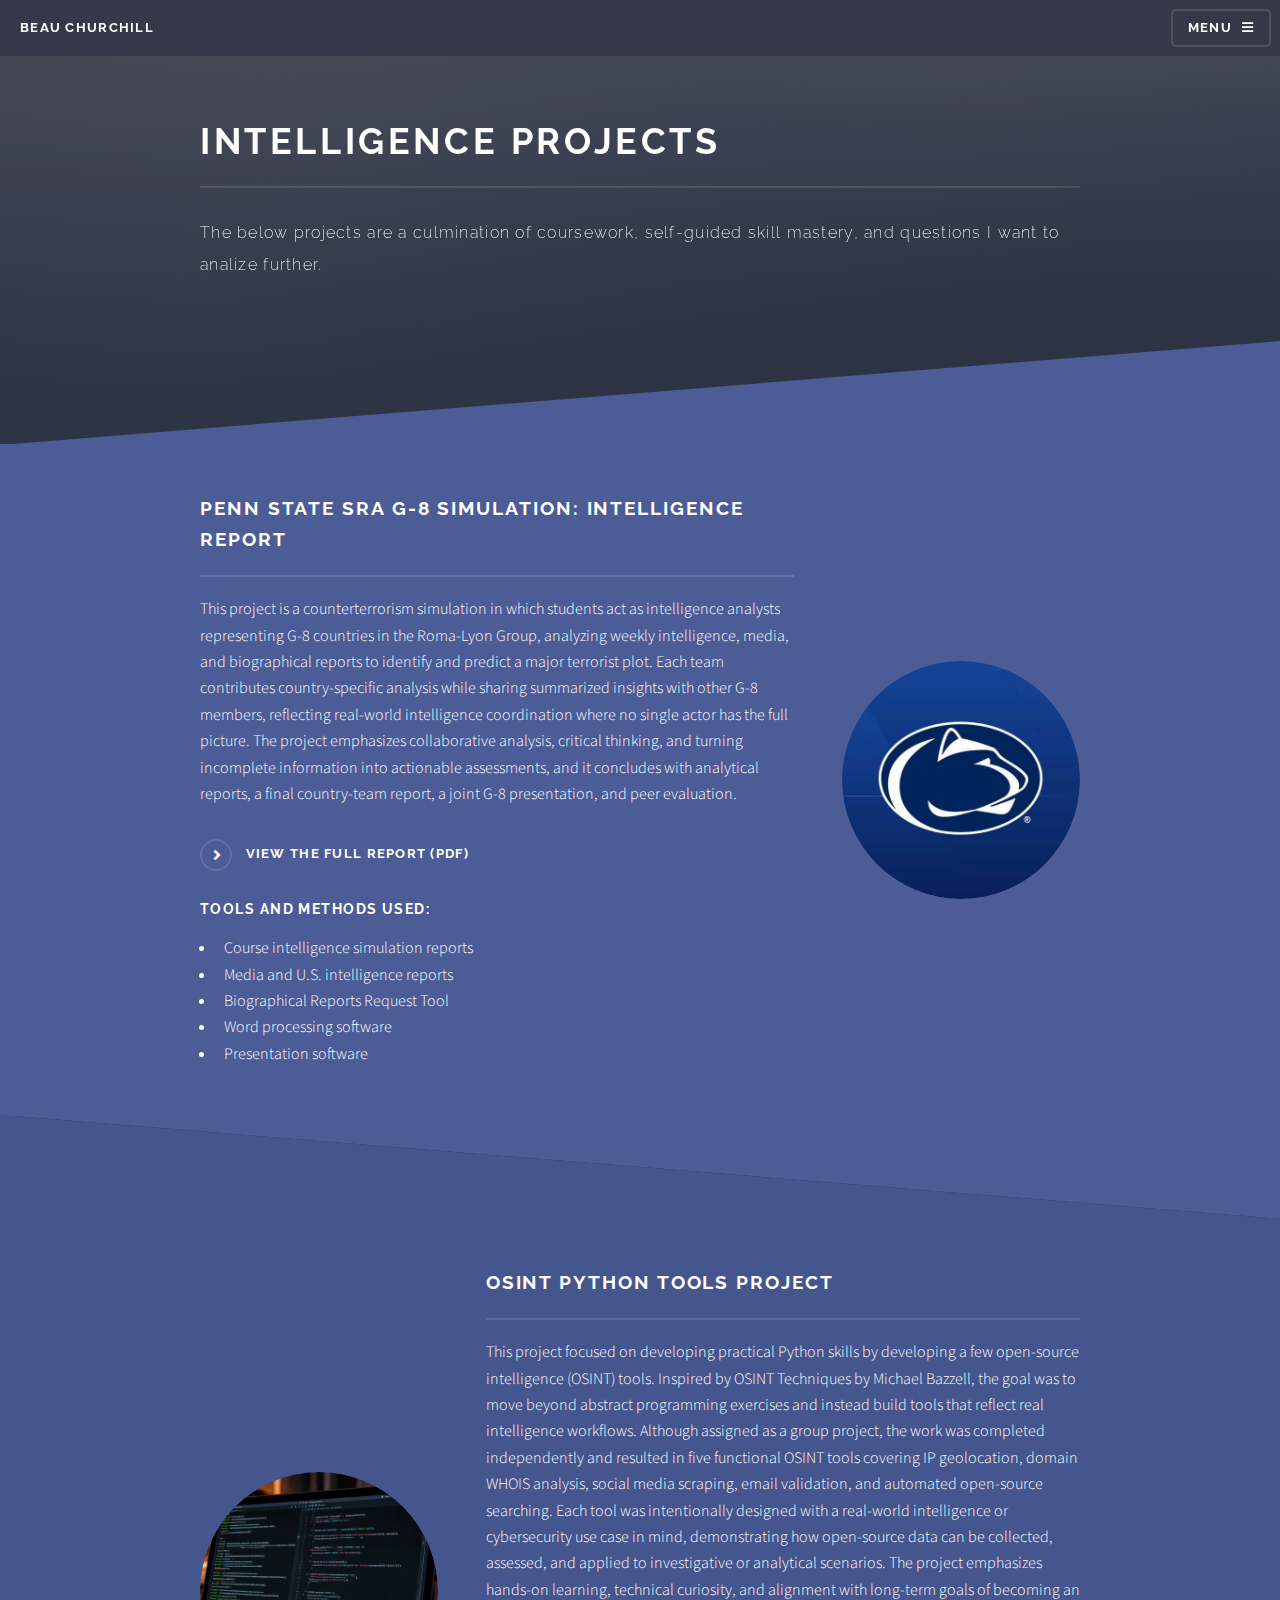
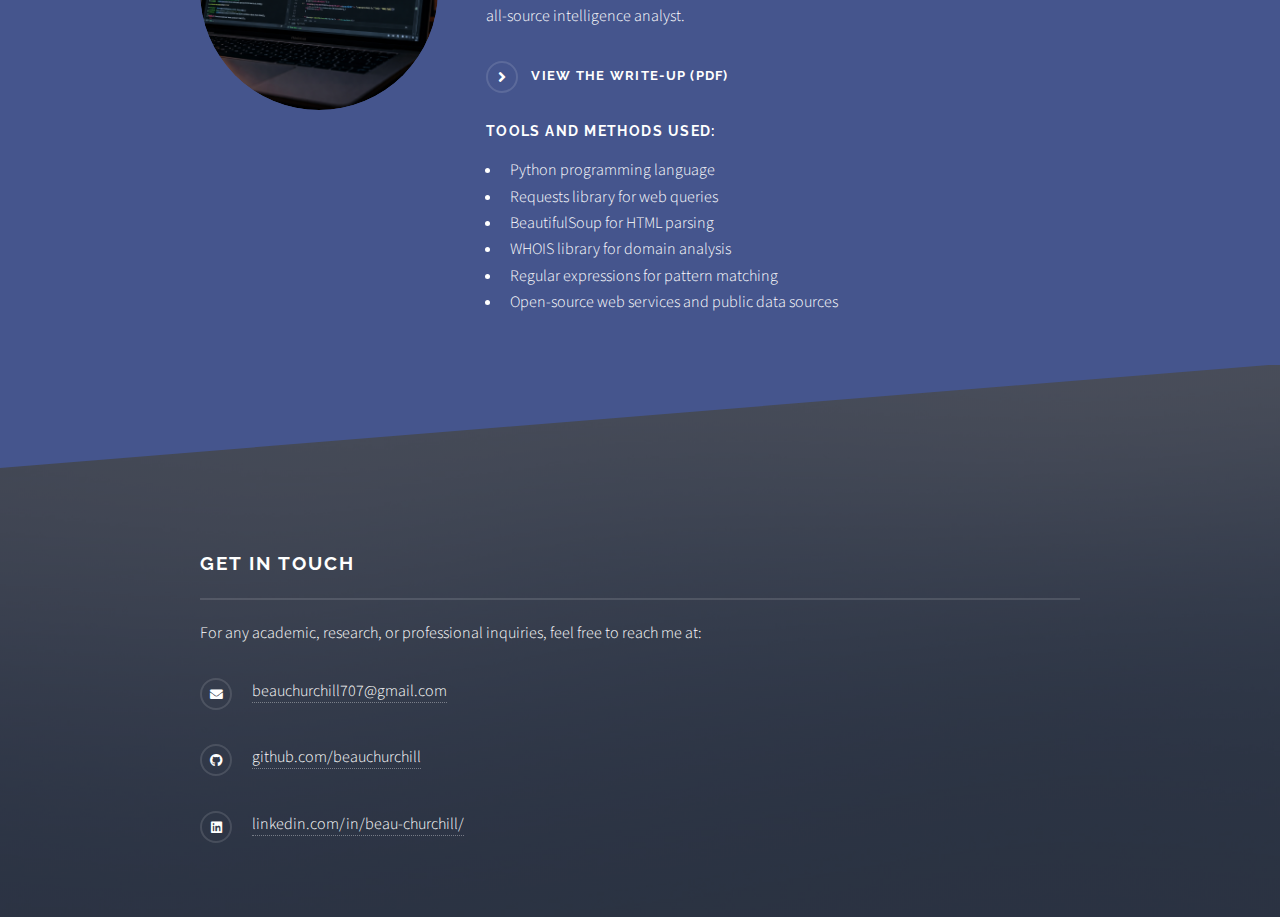
<file: intel-projects.html>
<!DOCTYPE HTML>
<html>
	<head>
		<!-- Google tag (gtag.js) -->
		<script async src="https://www.googletagmanager.com/gtag/js?id=G-L1G5HNXFQ5"></script>
		<script>
		window.dataLayer = window.dataLayer || [];
		function gtag(){dataLayer.push(arguments);}
		gtag('js', new Date());

		gtag('config', 'G-L1G5HNXFQ5');
		</script>
		<title>Intelligence Projects | Beau Churchill</title>
		<meta charset="utf-8" />
		<meta name="viewport" content="width=device-width, initial-scale=1, user-scalable=no" />
		<link rel="stylesheet" href="assets/css/main.css" />
		<noscript><link rel="stylesheet" href="assets/css/noscript.css" /></noscript>
	</head>
	<body class="is-preload">

		<div id="page-wrapper">

			<!-- Header -->
			<header id="header">
				<h1><a href="index.html">Beau Churchill</a></h1>
				<nav>
					<a href="#menu">Menu</a>
				</nav>
			</header>

			<!-- Menu -->
					<nav id="menu">
						<div class="inner">
							<h2>Menu</h2>
							<ul class="links">
								<li><a href="index.html">Home</a></li>
								<li><a href="aboutme.html">About Me</a></li>
								<li><a href="intel-projects.html">Intelligence Projects</a></li>
								<li><a href="data-projects.html">Data Projects</a></li>
							</ul>
							<a href="#" class="close">Close</a>
						</div>
					</nav>

			<!-- Banner -->
			<section id="banner">
				<div class="inner">
					<h2>Intelligence Projects</h2>
					<p>The below projects are a culmination of coursework, self-guided skill mastery, and questions I want to analize further.</p>
				</div>
			</section>

			<!-- Wrapper -->
			<section id="wrapper">

				<!-- Project One -->
				<section class="wrapper spotlight style1">
					<div class="inner">
						<a href="#" class="image">
							<img src="images/pennstate.jpg" alt="Intelligence Cycle" />
						</a>
						<div class="content">
							<h2 class="major">Penn State SRA G-8 Simulation: Intelligence Report</h2>
							<p>
                                This project is a counterterrorism simulation in which students act as intelligence analysts representing G-8 countries in the Roma-Lyon Group, analyzing weekly intelligence, media, and biographical reports to identify and predict a major terrorist plot. Each team contributes country-specific analysis while sharing summarized insights with other G-8 members, reflecting real-world intelligence coordination where no single actor has the full picture. The project emphasizes collaborative analysis, critical thinking, and turning incomplete information into actionable assessments, and it concludes with analytical reports, a final country-team report, a joint G-8 presentation, and peer evaluation.
                            </p>
                            <a href="files/G8_Simulation_Final_ACanada.pdf" class="special">View the full report (PDF)</a>
                            <h3>Tools and Methods Used:</h3>
                            <ul>
                                <li>Course intelligence simulation reports</li>
                                <li>Media and U.S. intelligence reports</li>
                                <li>Biographical Reports Request Tool</li>
                                <li>Word processing software</li>
                                <li>Presentation software</li>
                            </ul>
						</div>
					</div>
				</section>

				<!-- Project Two -->
				<section class="wrapper alt spotlight style2">
					<div class="inner">
						<a href="#" class="image">
							<img src="images/osintproject.png" alt="Analysis" />
						</a>
						<div class="content">
							<h2 class="major">OSINT Python Tools Project</h2>
							<p>
								This project focused on developing practical Python skills by developing a few open-source intelligence (OSINT) tools. Inspired by OSINT Techniques by Michael Bazzell, the goal was to move beyond abstract programming exercises and instead build tools that reflect real intelligence workflows. Although assigned as a group project, the work was completed independently and resulted in five functional OSINT tools covering IP geolocation, domain WHOIS analysis, social media scraping, email validation, and automated open-source searching. Each tool was intentionally designed with a real-world intelligence or cybersecurity use case in mind, demonstrating how open-source data can be collected, assessed, and applied to investigative or analytical scenarios. The project emphasizes hands-on learning, technical curiosity, and alignment with long-term goals of becoming an all-source intelligence analyst.
							</p>
                            <a href="files/OSINT_Python_Tools.pdf" class="special">View the write-up (PDF)</a>
							<h3>Tools and Methods Used:</h3>
                                <ul>
                                    <li>Python programming language</li>
                                    <li>Requests library for web queries</li>
                                    <li>BeautifulSoup for HTML parsing</li>
                                    <li>WHOIS library for domain analysis</li>
                                    <li>Regular expressions for pattern matching</li>
                                    <li>Open-source web services and public data sources</li>
                                </ul>
						</div>
					</div>
				</section>

			</section>

			<!-- Footer -->
				<section id="footer">
				<div class="inner">
					<h2 class="major">Get in touch</h2>
					<p>
					For any academic, research, or professional inquiries, feel free to reach me at:
					</p>
					<ul class="contact">
					<li class="icon solid fa-envelope">
						<a href="mailto:beauchurchill707@gmail.com">beauchurchill707@gmail.com</a>
					</li>
					<li class="icon brands fa-github">
						<a href="https://github.com/beauchurchill" target="_blank" rel="noopener noreferrer">
						github.com/beauchurchill
						</a>
					</li>
					<li class="icon brands fa-linkedin">
						<a href="https://www.linkedin.com/in/beau-churchill/" target="_blank" rel="noopener noreferrer">
						linkedin.com/in/beau-churchill/
						</a>
					</li>
					</ul>
				</div>
				</section>

		</div>

		<!-- Scripts -->
		<script src="assets/js/jquery.min.js"></script>
		<script src="assets/js/jquery.scrollex.min.js"></script>
		<script src="assets/js/browser.min.js"></script>
		<script src="assets/js/breakpoints.min.js"></script>
		<script src="assets/js/util.js"></script>
		<script src="assets/js/main.js"></script>

	</body>
</html>
</file>
<file: assets/css/noscript.css>
/*
	Solid State by HTML5 UP
	html5up.net | @ajlkn
	Free for personal and commercial use under the CCA 3.0 license (html5up.net/license)
*/

/* Banner */

	body.is-preload #banner .logo {
		-moz-transform: none;
		-webkit-transform: none;
		-ms-transform: none;
		transform: none;
		opacity: 1;
	}

	body.is-preload #banner h2 {
		opacity: 1;
		-moz-transform: none;
		-webkit-transform: none;
		-ms-transform: none;
		transform: none;
		-moz-filter: none;
		-webkit-filter: none;
		-ms-filter: none;
		filter: none;
	}

	body.is-preload #banner p {
		opacity: 01;
		-moz-transform: none;
		-webkit-transform: none;
		-ms-transform: none;
		transform: none;
		-moz-filter: none;
		-webkit-filter: none;
		-ms-filter: none;
		filter: none;
	}
</file>
<file: assets/css/main.css>
@import url(fontawesome-all.min.css);
@import url("https://fonts.googleapis.com/css?family=Raleway:200,700|Source+Sans+Pro:300,600,300italic,600italic");

/*
	Solid State by HTML5 UP
	html5up.net | @ajlkn
	Free for personal and commercial use under the CCA 3.0 license (html5up.net/license)
*/

html, body, div, span, applet, object,
iframe, h1, h2, h3, h4, h5, h6, p, blockquote,
pre, a, abbr, acronym, address, big, cite,
code, del, dfn, em, img, ins, kbd, q, s, samp,
small, strike, strong, sub, sup, tt, var, b,
u, i, center, dl, dt, dd, ol, ul, li, fieldset,
form, label, legend, table, caption, tbody,
tfoot, thead, tr, th, td, article, aside,
canvas, details, embed, figure, figcaption,
footer, header, hgroup, menu, nav, output, ruby,
section, summary, time, mark, audio, video {
	margin: 0;
	padding: 0;
	border: 0;
	font-size: 100%;
	font: inherit;
	vertical-align: baseline;}

article, aside, details, figcaption, figure,
footer, header, hgroup, menu, nav, section {
	display: block;}

body {
	line-height: 1;
}

ol, ul {
	list-style: none;
}

blockquote, q {
	quotes: none;
}

	blockquote:before, blockquote:after, q:before, q:after {
		content: '';
		content: none;
	}

table {
	border-collapse: collapse;
	border-spacing: 0;
}

body {
	-webkit-text-size-adjust: none;
}

mark {
	background-color: transparent;
	color: inherit;
}

input::-moz-focus-inner {
	border: 0;
	padding: 0;
}

input, select, textarea {
	-moz-appearance: none;
	-webkit-appearance: none;
	-ms-appearance: none;
	appearance: none;
}

/* Basic */

	@-ms-viewport {
		width: device-width;
	}

	body {
		-ms-overflow-style: scrollbar;
	}

	@media screen and (max-width: 480px) {

		html, body {
			min-width: 320px;
		}

	}

	html {
		box-sizing: border-box;
	}

	*, *:before, *:after {
		box-sizing: inherit;
	}

	body {
		background-color: #2e3141;
		background-image: linear-gradient(to top, rgba(46, 49, 65, 0.8), rgba(46, 49, 65, 0.8)), url("../../images/bg.jpg");
		background-size: auto,
 cover;
		background-attachment: fixed,
 fixed;
		background-position: center,
 center;
	}

		body.is-preload *, body.is-preload *:before, body.is-preload *:after {
			-moz-animation: none !important;
			-webkit-animation: none !important;
			-ms-animation: none !important;
			animation: none !important;
			-moz-transition: none !important;
			-webkit-transition: none !important;
			-ms-transition: none !important;
			transition: none !important;
		}

/* Type */

	body, input, select, textarea {
		color: #ffffff;
		font-family: "Source Sans Pro", Helvetica, sans-serif;
		font-size: 16.5pt;
		font-weight: 300;
		line-height: 1.65;
	}

		@media screen and (max-width: 1680px) {

			body, input, select, textarea {
				font-size: 13pt;
			}

		}

		@media screen and (max-width: 1280px) {

			body, input, select, textarea {
				font-size: 12pt;
			}

		}

		@media screen and (max-width: 980px) {

			body, input, select, textarea {
				font-size: 12pt;
			}

		}

		@media screen and (max-width: 736px) {

			body, input, select, textarea {
				font-size: 12pt;
			}

		}

		@media screen and (max-width: 480px) {

			body, input, select, textarea {
				font-size: 12pt;
			}

		}

	a {
		-moz-transition: color 0.2s ease-in-out, border-bottom-color 0.2s ease-in-out;
		-webkit-transition: color 0.2s ease-in-out, border-bottom-color 0.2s ease-in-out;
		-ms-transition: color 0.2s ease-in-out, border-bottom-color 0.2s ease-in-out;
		transition: color 0.2s ease-in-out, border-bottom-color 0.2s ease-in-out;
		border-bottom: dotted 1px rgba(255, 255, 255, 0.35);
		color: #ffffff;
		text-decoration: none;
	}

		a:hover {
			border-bottom-color: transparent;
			color: #ffffff !important;
		}

		a.special:not(.button) {
			text-decoration: none;
			border-bottom: 0;
			display: block;
			font-family: Raleway, Helvetica, sans-serif;
			font-size: 0.8em;
			font-weight: 700;
			letter-spacing: 0.1em;
			margin: 0 0 2em 0;
			text-transform: uppercase;
		}

			a.special:not(.button):before {
				-moz-osx-font-smoothing: grayscale;
				-webkit-font-smoothing: antialiased;
				display: inline-block;
				font-style: normal;
				font-variant: normal;
				text-rendering: auto;
				line-height: 1;
				text-transform: none !important;
				font-family: 'Font Awesome 5 Free';
				font-weight: 900;
			}

			a.special:not(.button):before {
				-moz-transition: background-color 0.2s ease-in-out;
				-webkit-transition: background-color 0.2s ease-in-out;
				-ms-transition: background-color 0.2s ease-in-out;
				transition: background-color 0.2s ease-in-out;
				border-radius: 100%;
				border: solid 2px rgba(255, 255, 255, 0.125);
				content: '\f105';
				display: inline-block;
				font-size: 1.25em;
				height: 2em;
				line-height: 1.75em;
				margin-right: 0.85em;
				text-align: center;
				text-indent: 0.15em;
				vertical-align: middle;
				width: 2em;
			}

			a.special:not(.button):hover:before {
				background-color: rgba(255, 255, 255, 0.025);
			}

			a.special:not(.button):active:before {
				background-color: rgba(255, 255, 255, 0.075);
			}

	strong, b {
		color: #ffffff;
		font-weight: 600;
	}

	em, i {
		font-style: italic;
	}

	p {
		margin: 0 0 2em 0;
	}

	h1, h2, h3, h4, h5, h6 {
		color: #ffffff;
		font-family: Raleway, Helvetica, sans-serif;
		font-weight: 700;
		letter-spacing: 0.1em;
		margin: 0 0 1em 0;
		text-transform: uppercase;
	}

		h1 a, h2 a, h3 a, h4 a, h5 a, h6 a {
			color: inherit;
			text-decoration: none;
			border-bottom: 0;
		}

		h1 span, h2 span, h3 span, h4 span, h5 span, h6 span {
			font-weight: 200;
		}

		h1.major, h2.major, h3.major, h4.major, h5.major, h6.major {
			padding-bottom: 1em;
			border-bottom: solid 2px rgba(255, 255, 255, 0.125);
		}

	h2 {
		font-size: 1.2em;
	}

	h3 {
		font-size: 0.9em;
	}

	h4 {
		font-size: 0.7em;
	}

	h5 {
		font-size: 0.7em;
	}

	h6 {
		font-size: 0.7em;
	}

	@media screen and (max-width: 736px) {

		h2 {
			font-size: 1em;
		}

		h3 {
			font-size: 0.8em;
		}

	}

	sub {
		font-size: 0.8em;
		position: relative;
		top: 0.5em;
	}

	sup {
		font-size: 0.8em;
		position: relative;
		top: -0.5em;
	}

	blockquote {
		border-left: solid 4px rgba(255, 255, 255, 0.125);
		font-style: italic;
		margin: 0 0 2em 0;
		padding: 0.5em 0 0.5em 2em;
	}

	code {
		background: rgba(255, 255, 255, 0.025);
		border-radius: 5px;
		border: solid 2px rgba(255, 255, 255, 0.125);
		font-family: "Courier New", monospace;
		font-size: 0.9em;
		margin: 0 0.25em;
		padding: 0.25em 0.65em;
	}

	pre {
		-webkit-overflow-scrolling: touch;
		font-family: "Courier New", monospace;
		font-size: 0.9em;
		margin: 0 0 2em 0;
	}

		pre code {
			display: block;
			line-height: 1.75em;
			padding: 1em 1.5em;
			overflow-x: auto;
		}

	hr {
		border: 0;
		border-bottom: solid 2px rgba(255, 255, 255, 0.125);
		margin: 2.5em 0;
	}

		hr.major {
			margin: 4em 0;
		}

	.align-left {
		text-align: left;
	}

	.align-center {
		text-align: center;
	}

	.align-right {
		text-align: right;
	}

/* Row */

	.row {
		display: flex;
		flex-wrap: wrap;
		box-sizing: border-box;
		align-items: stretch;
	}

		.row > * {
			box-sizing: border-box;
		}

		.row.gtr-uniform > * > :last-child {
			margin-bottom: 0;
		}

		.row.aln-left {
			justify-content: flex-start;
		}

		.row.aln-center {
			justify-content: center;
		}

		.row.aln-right {
			justify-content: flex-end;
		}

		.row.aln-top {
			align-items: flex-start;
		}

		.row.aln-middle {
			align-items: center;
		}

		.row.aln-bottom {
			align-items: flex-end;
		}

		.row > .imp {
			order: -1;
		}

		.row > .col-1 {
			width: 8.33333%;
		}

		.row > .off-1 {
			margin-left: 8.33333%;
		}

		.row > .col-2 {
			width: 16.66667%;
		}

		.row > .off-2 {
			margin-left: 16.66667%;
		}

		.row > .col-3 {
			width: 25%;
		}

		.row > .off-3 {
			margin-left: 25%;
		}

		.row > .col-4 {
			width: 33.33333%;
		}

		.row > .off-4 {
			margin-left: 33.33333%;
		}

		.row > .col-5 {
			width: 41.66667%;
		}

		.row > .off-5 {
			margin-left: 41.66667%;
		}

		.row > .col-6 {
			width: 50%;
		}

		.row > .off-6 {
			margin-left: 50%;
		}

		.row > .col-7 {
			width: 58.33333%;
		}

		.row > .off-7 {
			margin-left: 58.33333%;
		}

		.row > .col-8 {
			width: 66.66667%;
		}

		.row > .off-8 {
			margin-left: 66.66667%;
		}

		.row > .col-9 {
			width: 75%;
		}

		.row > .off-9 {
			margin-left: 75%;
		}

		.row > .col-10 {
			width: 83.33333%;
		}

		.row > .off-10 {
			margin-left: 83.33333%;
		}

		.row > .col-11 {
			width: 91.66667%;
		}

		.row > .off-11 {
			margin-left: 91.66667%;
		}

		.row > .col-12 {
			width: 100%;
		}

		.row > .off-12 {
			margin-left: 100%;
		}

		.row.gtr-0 {
			margin-top: 0;
			margin-left: 0em;
		}

			.row.gtr-0 > * {
				padding: 0 0 0 0em;
			}

			.row.gtr-0.gtr-uniform {
				margin-top: 0em;
			}

				.row.gtr-0.gtr-uniform > * {
					padding-top: 0em;
				}

		.row.gtr-25 {
			margin-top: 0;
			margin-left: -0.4375em;
		}

			.row.gtr-25 > * {
				padding: 0 0 0 0.4375em;
			}

			.row.gtr-25.gtr-uniform {
				margin-top: -0.4375em;
			}

				.row.gtr-25.gtr-uniform > * {
					padding-top: 0.4375em;
				}

		.row.gtr-50 {
			margin-top: 0;
			margin-left: -0.875em;
		}

			.row.gtr-50 > * {
				padding: 0 0 0 0.875em;
			}

			.row.gtr-50.gtr-uniform {
				margin-top: -0.875em;
			}

				.row.gtr-50.gtr-uniform > * {
					padding-top: 0.875em;
				}

		.row {
			margin-top: 0;
			margin-left: -1.75em;
		}

			.row > * {
				padding: 0 0 0 1.75em;
			}

			.row.gtr-uniform {
				margin-top: -1.75em;
			}

				.row.gtr-uniform > * {
					padding-top: 1.75em;
				}

		.row.gtr-150 {
			margin-top: 0;
			margin-left: -2.625em;
		}

			.row.gtr-150 > * {
				padding: 0 0 0 2.625em;
			}

			.row.gtr-150.gtr-uniform {
				margin-top: -2.625em;
			}

				.row.gtr-150.gtr-uniform > * {
					padding-top: 2.625em;
				}

		.row.gtr-200 {
			margin-top: 0;
			margin-left: -3.5em;
		}

			.row.gtr-200 > * {
				padding: 0 0 0 3.5em;
			}

			.row.gtr-200.gtr-uniform {
				margin-top: -3.5em;
			}

				.row.gtr-200.gtr-uniform > * {
					padding-top: 3.5em;
				}

		@media screen and (max-width: 1680px) {

			.row {
				display: flex;
				flex-wrap: wrap;
				box-sizing: border-box;
				align-items: stretch;
			}

				.row > * {
					box-sizing: border-box;
				}

				.row.gtr-uniform > * > :last-child {
					margin-bottom: 0;
				}

				.row.aln-left {
					justify-content: flex-start;
				}

				.row.aln-center {
					justify-content: center;
				}

				.row.aln-right {
					justify-content: flex-end;
				}

				.row.aln-top {
					align-items: flex-start;
				}

				.row.aln-middle {
					align-items: center;
				}

				.row.aln-bottom {
					align-items: flex-end;
				}

				.row > .imp-xlarge {
					order: -1;
				}

				.row > .col-1-xlarge {
					width: 8.33333%;
				}

				.row > .off-1-xlarge {
					margin-left: 8.33333%;
				}

				.row > .col-2-xlarge {
					width: 16.66667%;
				}

				.row > .off-2-xlarge {
					margin-left: 16.66667%;
				}

				.row > .col-3-xlarge {
					width: 25%;
				}

				.row > .off-3-xlarge {
					margin-left: 25%;
				}

				.row > .col-4-xlarge {
					width: 33.33333%;
				}

				.row > .off-4-xlarge {
					margin-left: 33.33333%;
				}

				.row > .col-5-xlarge {
					width: 41.66667%;
				}

				.row > .off-5-xlarge {
					margin-left: 41.66667%;
				}

				.row > .col-6-xlarge {
					width: 50%;
				}

				.row > .off-6-xlarge {
					margin-left: 50%;
				}

				.row > .col-7-xlarge {
					width: 58.33333%;
				}

				.row > .off-7-xlarge {
					margin-left: 58.33333%;
				}

				.row > .col-8-xlarge {
					width: 66.66667%;
				}

				.row > .off-8-xlarge {
					margin-left: 66.66667%;
				}

				.row > .col-9-xlarge {
					width: 75%;
				}

				.row > .off-9-xlarge {
					margin-left: 75%;
				}

				.row > .col-10-xlarge {
					width: 83.33333%;
				}

				.row > .off-10-xlarge {
					margin-left: 83.33333%;
				}

				.row > .col-11-xlarge {
					width: 91.66667%;
				}

				.row > .off-11-xlarge {
					margin-left: 91.66667%;
				}

				.row > .col-12-xlarge {
					width: 100%;
				}

				.row > .off-12-xlarge {
					margin-left: 100%;
				}

				.row.gtr-0 {
					margin-top: 0;
					margin-left: 0em;
				}

					.row.gtr-0 > * {
						padding: 0 0 0 0em;
					}

					.row.gtr-0.gtr-uniform {
						margin-top: 0em;
					}

						.row.gtr-0.gtr-uniform > * {
							padding-top: 0em;
						}

				.row.gtr-25 {
					margin-top: 0;
					margin-left: -0.4375em;
				}

					.row.gtr-25 > * {
						padding: 0 0 0 0.4375em;
					}

					.row.gtr-25.gtr-uniform {
						margin-top: -0.4375em;
					}

						.row.gtr-25.gtr-uniform > * {
							padding-top: 0.4375em;
						}

				.row.gtr-50 {
					margin-top: 0;
					margin-left: -0.875em;
				}

					.row.gtr-50 > * {
						padding: 0 0 0 0.875em;
					}

					.row.gtr-50.gtr-uniform {
						margin-top: -0.875em;
					}

						.row.gtr-50.gtr-uniform > * {
							padding-top: 0.875em;
						}

				.row {
					margin-top: 0;
					margin-left: -1.75em;
				}

					.row > * {
						padding: 0 0 0 1.75em;
					}

					.row.gtr-uniform {
						margin-top: -1.75em;
					}

						.row.gtr-uniform > * {
							padding-top: 1.75em;
						}

				.row.gtr-150 {
					margin-top: 0;
					margin-left: -2.625em;
				}

					.row.gtr-150 > * {
						padding: 0 0 0 2.625em;
					}

					.row.gtr-150.gtr-uniform {
						margin-top: -2.625em;
					}

						.row.gtr-150.gtr-uniform > * {
							padding-top: 2.625em;
						}

				.row.gtr-200 {
					margin-top: 0;
					margin-left: -3.5em;
				}

					.row.gtr-200 > * {
						padding: 0 0 0 3.5em;
					}

					.row.gtr-200.gtr-uniform {
						margin-top: -3.5em;
					}

						.row.gtr-200.gtr-uniform > * {
							padding-top: 3.5em;
						}

		}

		@media screen and (max-width: 1280px) {

			.row {
				display: flex;
				flex-wrap: wrap;
				box-sizing: border-box;
				align-items: stretch;
			}

				.row > * {
					box-sizing: border-box;
				}

				.row.gtr-uniform > * > :last-child {
					margin-bottom: 0;
				}

				.row.aln-left {
					justify-content: flex-start;
				}

				.row.aln-center {
					justify-content: center;
				}

				.row.aln-right {
					justify-content: flex-end;
				}

				.row.aln-top {
					align-items: flex-start;
				}

				.row.aln-middle {
					align-items: center;
				}

				.row.aln-bottom {
					align-items: flex-end;
				}

				.row > .imp-large {
					order: -1;
				}

				.row > .col-1-large {
					width: 8.33333%;
				}

				.row > .off-1-large {
					margin-left: 8.33333%;
				}

				.row > .col-2-large {
					width: 16.66667%;
				}

				.row > .off-2-large {
					margin-left: 16.66667%;
				}

				.row > .col-3-large {
					width: 25%;
				}

				.row > .off-3-large {
					margin-left: 25%;
				}

				.row > .col-4-large {
					width: 33.33333%;
				}

				.row > .off-4-large {
					margin-left: 33.33333%;
				}

				.row > .col-5-large {
					width: 41.66667%;
				}

				.row > .off-5-large {
					margin-left: 41.66667%;
				}

				.row > .col-6-large {
					width: 50%;
				}

				.row > .off-6-large {
					margin-left: 50%;
				}

				.row > .col-7-large {
					width: 58.33333%;
				}

				.row > .off-7-large {
					margin-left: 58.33333%;
				}

				.row > .col-8-large {
					width: 66.66667%;
				}

				.row > .off-8-large {
					margin-left: 66.66667%;
				}

				.row > .col-9-large {
					width: 75%;
				}

				.row > .off-9-large {
					margin-left: 75%;
				}

				.row > .col-10-large {
					width: 83.33333%;
				}

				.row > .off-10-large {
					margin-left: 83.33333%;
				}

				.row > .col-11-large {
					width: 91.66667%;
				}

				.row > .off-11-large {
					margin-left: 91.66667%;
				}

				.row > .col-12-large {
					width: 100%;
				}

				.row > .off-12-large {
					margin-left: 100%;
				}

				.row.gtr-0 {
					margin-top: 0;
					margin-left: 0em;
				}

					.row.gtr-0 > * {
						padding: 0 0 0 0em;
					}

					.row.gtr-0.gtr-uniform {
						margin-top: 0em;
					}

						.row.gtr-0.gtr-uniform > * {
							padding-top: 0em;
						}

				.row.gtr-25 {
					margin-top: 0;
					margin-left: -0.4375em;
				}

					.row.gtr-25 > * {
						padding: 0 0 0 0.4375em;
					}

					.row.gtr-25.gtr-uniform {
						margin-top: -0.4375em;
					}

						.row.gtr-25.gtr-uniform > * {
							padding-top: 0.4375em;
						}

				.row.gtr-50 {
					margin-top: 0;
					margin-left: -0.875em;
				}

					.row.gtr-50 > * {
						padding: 0 0 0 0.875em;
					}

					.row.gtr-50.gtr-uniform {
						margin-top: -0.875em;
					}

						.row.gtr-50.gtr-uniform > * {
							padding-top: 0.875em;
						}

				.row {
					margin-top: 0;
					margin-left: -1.75em;
				}

					.row > * {
						padding: 0 0 0 1.75em;
					}

					.row.gtr-uniform {
						margin-top: -1.75em;
					}

						.row.gtr-uniform > * {
							padding-top: 1.75em;
						}

				.row.gtr-150 {
					margin-top: 0;
					margin-left: -2.625em;
				}

					.row.gtr-150 > * {
						padding: 0 0 0 2.625em;
					}

					.row.gtr-150.gtr-uniform {
						margin-top: -2.625em;
					}

						.row.gtr-150.gtr-uniform > * {
							padding-top: 2.625em;
						}

				.row.gtr-200 {
					margin-top: 0;
					margin-left: -3.5em;
				}

					.row.gtr-200 > * {
						padding: 0 0 0 3.5em;
					}

					.row.gtr-200.gtr-uniform {
						margin-top: -3.5em;
					}

						.row.gtr-200.gtr-uniform > * {
							padding-top: 3.5em;
						}

		}

		@media screen and (max-width: 980px) {

			.row {
				display: flex;
				flex-wrap: wrap;
				box-sizing: border-box;
				align-items: stretch;
			}

				.row > * {
					box-sizing: border-box;
				}

				.row.gtr-uniform > * > :last-child {
					margin-bottom: 0;
				}

				.row.aln-left {
					justify-content: flex-start;
				}

				.row.aln-center {
					justify-content: center;
				}

				.row.aln-right {
					justify-content: flex-end;
				}

				.row.aln-top {
					align-items: flex-start;
				}

				.row.aln-middle {
					align-items: center;
				}

				.row.aln-bottom {
					align-items: flex-end;
				}

				.row > .imp-medium {
					order: -1;
				}

				.row > .col-1-medium {
					width: 8.33333%;
				}

				.row > .off-1-medium {
					margin-left: 8.33333%;
				}

				.row > .col-2-medium {
					width: 16.66667%;
				}

				.row > .off-2-medium {
					margin-left: 16.66667%;
				}

				.row > .col-3-medium {
					width: 25%;
				}

				.row > .off-3-medium {
					margin-left: 25%;
				}

				.row > .col-4-medium {
					width: 33.33333%;
				}

				.row > .off-4-medium {
					margin-left: 33.33333%;
				}

				.row > .col-5-medium {
					width: 41.66667%;
				}

				.row > .off-5-medium {
					margin-left: 41.66667%;
				}

				.row > .col-6-medium {
					width: 50%;
				}

				.row > .off-6-medium {
					margin-left: 50%;
				}

				.row > .col-7-medium {
					width: 58.33333%;
				}

				.row > .off-7-medium {
					margin-left: 58.33333%;
				}

				.row > .col-8-medium {
					width: 66.66667%;
				}

				.row > .off-8-medium {
					margin-left: 66.66667%;
				}

				.row > .col-9-medium {
					width: 75%;
				}

				.row > .off-9-medium {
					margin-left: 75%;
				}

				.row > .col-10-medium {
					width: 83.33333%;
				}

				.row > .off-10-medium {
					margin-left: 83.33333%;
				}

				.row > .col-11-medium {
					width: 91.66667%;
				}

				.row > .off-11-medium {
					margin-left: 91.66667%;
				}

				.row > .col-12-medium {
					width: 100%;
				}

				.row > .off-12-medium {
					margin-left: 100%;
				}

				.row.gtr-0 {
					margin-top: 0;
					margin-left: 0em;
				}

					.row.gtr-0 > * {
						padding: 0 0 0 0em;
					}

					.row.gtr-0.gtr-uniform {
						margin-top: 0em;
					}

						.row.gtr-0.gtr-uniform > * {
							padding-top: 0em;
						}

				.row.gtr-25 {
					margin-top: 0;
					margin-left: -0.4375em;
				}

					.row.gtr-25 > * {
						padding: 0 0 0 0.4375em;
					}

					.row.gtr-25.gtr-uniform {
						margin-top: -0.4375em;
					}

						.row.gtr-25.gtr-uniform > * {
							padding-top: 0.4375em;
						}

				.row.gtr-50 {
					margin-top: 0;
					margin-left: -0.875em;
				}

					.row.gtr-50 > * {
						padding: 0 0 0 0.875em;
					}

					.row.gtr-50.gtr-uniform {
						margin-top: -0.875em;
					}

						.row.gtr-50.gtr-uniform > * {
							padding-top: 0.875em;
						}

				.row {
					margin-top: 0;
					margin-left: -1.75em;
				}

					.row > * {
						padding: 0 0 0 1.75em;
					}

					.row.gtr-uniform {
						margin-top: -1.75em;
					}

						.row.gtr-uniform > * {
							padding-top: 1.75em;
						}

				.row.gtr-150 {
					margin-top: 0;
					margin-left: -2.625em;
				}

					.row.gtr-150 > * {
						padding: 0 0 0 2.625em;
					}

					.row.gtr-150.gtr-uniform {
						margin-top: -2.625em;
					}

						.row.gtr-150.gtr-uniform > * {
							padding-top: 2.625em;
						}

				.row.gtr-200 {
					margin-top: 0;
					margin-left: -3.5em;
				}

					.row.gtr-200 > * {
						padding: 0 0 0 3.5em;
					}

					.row.gtr-200.gtr-uniform {
						margin-top: -3.5em;
					}

						.row.gtr-200.gtr-uniform > * {
							padding-top: 3.5em;
						}

		}

		@media screen and (max-width: 736px) {

			.row {
				display: flex;
				flex-wrap: wrap;
				box-sizing: border-box;
				align-items: stretch;
			}

				.row > * {
					box-sizing: border-box;
				}

				.row.gtr-uniform > * > :last-child {
					margin-bottom: 0;
				}

				.row.aln-left {
					justify-content: flex-start;
				}

				.row.aln-center {
					justify-content: center;
				}

				.row.aln-right {
					justify-content: flex-end;
				}

				.row.aln-top {
					align-items: flex-start;
				}

				.row.aln-middle {
					align-items: center;
				}

				.row.aln-bottom {
					align-items: flex-end;
				}

				.row > .imp-small {
					order: -1;
				}

				.row > .col-1-small {
					width: 8.33333%;
				}

				.row > .off-1-small {
					margin-left: 8.33333%;
				}

				.row > .col-2-small {
					width: 16.66667%;
				}

				.row > .off-2-small {
					margin-left: 16.66667%;
				}

				.row > .col-3-small {
					width: 25%;
				}

				.row > .off-3-small {
					margin-left: 25%;
				}

				.row > .col-4-small {
					width: 33.33333%;
				}

				.row > .off-4-small {
					margin-left: 33.33333%;
				}

				.row > .col-5-small {
					width: 41.66667%;
				}

				.row > .off-5-small {
					margin-left: 41.66667%;
				}

				.row > .col-6-small {
					width: 50%;
				}

				.row > .off-6-small {
					margin-left: 50%;
				}

				.row > .col-7-small {
					width: 58.33333%;
				}

				.row > .off-7-small {
					margin-left: 58.33333%;
				}

				.row > .col-8-small {
					width: 66.66667%;
				}

				.row > .off-8-small {
					margin-left: 66.66667%;
				}

				.row > .col-9-small {
					width: 75%;
				}

				.row > .off-9-small {
					margin-left: 75%;
				}

				.row > .col-10-small {
					width: 83.33333%;
				}

				.row > .off-10-small {
					margin-left: 83.33333%;
				}

				.row > .col-11-small {
					width: 91.66667%;
				}

				.row > .off-11-small {
					margin-left: 91.66667%;
				}

				.row > .col-12-small {
					width: 100%;
				}

				.row > .off-12-small {
					margin-left: 100%;
				}

				.row.gtr-0 {
					margin-top: 0;
					margin-left: 0em;
				}

					.row.gtr-0 > * {
						padding: 0 0 0 0em;
					}

					.row.gtr-0.gtr-uniform {
						margin-top: 0em;
					}

						.row.gtr-0.gtr-uniform > * {
							padding-top: 0em;
						}

				.row.gtr-25 {
					margin-top: 0;
					margin-left: -0.3125em;
				}

					.row.gtr-25 > * {
						padding: 0 0 0 0.3125em;
					}

					.row.gtr-25.gtr-uniform {
						margin-top: -0.3125em;
					}

						.row.gtr-25.gtr-uniform > * {
							padding-top: 0.3125em;
						}

				.row.gtr-50 {
					margin-top: 0;
					margin-left: -0.625em;
				}

					.row.gtr-50 > * {
						padding: 0 0 0 0.625em;
					}

					.row.gtr-50.gtr-uniform {
						margin-top: -0.625em;
					}

						.row.gtr-50.gtr-uniform > * {
							padding-top: 0.625em;
						}

				.row {
					margin-top: 0;
					margin-left: -1.25em;
				}

					.row > * {
						padding: 0 0 0 1.25em;
					}

					.row.gtr-uniform {
						margin-top: -1.25em;
					}

						.row.gtr-uniform > * {
							padding-top: 1.25em;
						}

				.row.gtr-150 {
					margin-top: 0;
					margin-left: -1.875em;
				}

					.row.gtr-150 > * {
						padding: 0 0 0 1.875em;
					}

					.row.gtr-150.gtr-uniform {
						margin-top: -1.875em;
					}

						.row.gtr-150.gtr-uniform > * {
							padding-top: 1.875em;
						}

				.row.gtr-200 {
					margin-top: 0;
					margin-left: -2.5em;
				}

					.row.gtr-200 > * {
						padding: 0 0 0 2.5em;
					}

					.row.gtr-200.gtr-uniform {
						margin-top: -2.5em;
					}

						.row.gtr-200.gtr-uniform > * {
							padding-top: 2.5em;
						}

		}

		@media screen and (max-width: 480px) {

			.row {
				display: flex;
				flex-wrap: wrap;
				box-sizing: border-box;
				align-items: stretch;
			}

				.row > * {
					box-sizing: border-box;
				}

				.row.gtr-uniform > * > :last-child {
					margin-bottom: 0;
				}

				.row.aln-left {
					justify-content: flex-start;
				}

				.row.aln-center {
					justify-content: center;
				}

				.row.aln-right {
					justify-content: flex-end;
				}

				.row.aln-top {
					align-items: flex-start;
				}

				.row.aln-middle {
					align-items: center;
				}

				.row.aln-bottom {
					align-items: flex-end;
				}

				.row > .imp-xsmall {
					order: -1;
				}

				.row > .col-1-xsmall {
					width: 8.33333%;
				}

				.row > .off-1-xsmall {
					margin-left: 8.33333%;
				}

				.row > .col-2-xsmall {
					width: 16.66667%;
				}

				.row > .off-2-xsmall {
					margin-left: 16.66667%;
				}

				.row > .col-3-xsmall {
					width: 25%;
				}

				.row > .off-3-xsmall {
					margin-left: 25%;
				}

				.row > .col-4-xsmall {
					width: 33.33333%;
				}

				.row > .off-4-xsmall {
					margin-left: 33.33333%;
				}

				.row > .col-5-xsmall {
					width: 41.66667%;
				}

				.row > .off-5-xsmall {
					margin-left: 41.66667%;
				}

				.row > .col-6-xsmall {
					width: 50%;
				}

				.row > .off-6-xsmall {
					margin-left: 50%;
				}

				.row > .col-7-xsmall {
					width: 58.33333%;
				}

				.row > .off-7-xsmall {
					margin-left: 58.33333%;
				}

				.row > .col-8-xsmall {
					width: 66.66667%;
				}

				.row > .off-8-xsmall {
					margin-left: 66.66667%;
				}

				.row > .col-9-xsmall {
					width: 75%;
				}

				.row > .off-9-xsmall {
					margin-left: 75%;
				}

				.row > .col-10-xsmall {
					width: 83.33333%;
				}

				.row > .off-10-xsmall {
					margin-left: 83.33333%;
				}

				.row > .col-11-xsmall {
					width: 91.66667%;
				}

				.row > .off-11-xsmall {
					margin-left: 91.66667%;
				}

				.row > .col-12-xsmall {
					width: 100%;
				}

				.row > .off-12-xsmall {
					margin-left: 100%;
				}

				.row.gtr-0 {
					margin-top: 0;
					margin-left: 0em;
				}

					.row.gtr-0 > * {
						padding: 0 0 0 0em;
					}

					.row.gtr-0.gtr-uniform {
						margin-top: 0em;
					}

						.row.gtr-0.gtr-uniform > * {
							padding-top: 0em;
						}

				.row.gtr-25 {
					margin-top: 0;
					margin-left: -0.3125em;
				}

					.row.gtr-25 > * {
						padding: 0 0 0 0.3125em;
					}

					.row.gtr-25.gtr-uniform {
						margin-top: -0.3125em;
					}

						.row.gtr-25.gtr-uniform > * {
							padding-top: 0.3125em;
						}

				.row.gtr-50 {
					margin-top: 0;
					margin-left: -0.625em;
				}

					.row.gtr-50 > * {
						padding: 0 0 0 0.625em;
					}

					.row.gtr-50.gtr-uniform {
						margin-top: -0.625em;
					}

						.row.gtr-50.gtr-uniform > * {
							padding-top: 0.625em;
						}

				.row {
					margin-top: 0;
					margin-left: -1.25em;
				}

					.row > * {
						padding: 0 0 0 1.25em;
					}

					.row.gtr-uniform {
						margin-top: -1.25em;
					}

						.row.gtr-uniform > * {
							padding-top: 1.25em;
						}

				.row.gtr-150 {
					margin-top: 0;
					margin-left: -1.875em;
				}

					.row.gtr-150 > * {
						padding: 0 0 0 1.875em;
					}

					.row.gtr-150.gtr-uniform {
						margin-top: -1.875em;
					}

						.row.gtr-150.gtr-uniform > * {
							padding-top: 1.875em;
						}

				.row.gtr-200 {
					margin-top: 0;
					margin-left: -2.5em;
				}

					.row.gtr-200 > * {
						padding: 0 0 0 2.5em;
					}

					.row.gtr-200.gtr-uniform {
						margin-top: -2.5em;
					}

						.row.gtr-200.gtr-uniform > * {
							padding-top: 2.5em;
						}

		}

		@media screen and (max-width: 360px) {

			.row {
				display: flex;
				flex-wrap: wrap;
				box-sizing: border-box;
				align-items: stretch;
			}

				.row > * {
					box-sizing: border-box;
				}

				.row.gtr-uniform > * > :last-child {
					margin-bottom: 0;
				}

				.row.aln-left {
					justify-content: flex-start;
				}

				.row.aln-center {
					justify-content: center;
				}

				.row.aln-right {
					justify-content: flex-end;
				}

				.row.aln-top {
					align-items: flex-start;
				}

				.row.aln-middle {
					align-items: center;
				}

				.row.aln-bottom {
					align-items: flex-end;
				}

				.row > .imp-xxsmall {
					order: -1;
				}

				.row > .col-1-xxsmall {
					width: 8.33333%;
				}

				.row > .off-1-xxsmall {
					margin-left: 8.33333%;
				}

				.row > .col-2-xxsmall {
					width: 16.66667%;
				}

				.row > .off-2-xxsmall {
					margin-left: 16.66667%;
				}

				.row > .col-3-xxsmall {
					width: 25%;
				}

				.row > .off-3-xxsmall {
					margin-left: 25%;
				}

				.row > .col-4-xxsmall {
					width: 33.33333%;
				}

				.row > .off-4-xxsmall {
					margin-left: 33.33333%;
				}

				.row > .col-5-xxsmall {
					width: 41.66667%;
				}

				.row > .off-5-xxsmall {
					margin-left: 41.66667%;
				}

				.row > .col-6-xxsmall {
					width: 50%;
				}

				.row > .off-6-xxsmall {
					margin-left: 50%;
				}

				.row > .col-7-xxsmall {
					width: 58.33333%;
				}

				.row > .off-7-xxsmall {
					margin-left: 58.33333%;
				}

				.row > .col-8-xxsmall {
					width: 66.66667%;
				}

				.row > .off-8-xxsmall {
					margin-left: 66.66667%;
				}

				.row > .col-9-xxsmall {
					width: 75%;
				}

				.row > .off-9-xxsmall {
					margin-left: 75%;
				}

				.row > .col-10-xxsmall {
					width: 83.33333%;
				}

				.row > .off-10-xxsmall {
					margin-left: 83.33333%;
				}

				.row > .col-11-xxsmall {
					width: 91.66667%;
				}

				.row > .off-11-xxsmall {
					margin-left: 91.66667%;
				}

				.row > .col-12-xxsmall {
					width: 100%;
				}

				.row > .off-12-xxsmall {
					margin-left: 100%;
				}

				.row.gtr-0 {
					margin-top: 0;
					margin-left: 0em;
				}

					.row.gtr-0 > * {
						padding: 0 0 0 0em;
					}

					.row.gtr-0.gtr-uniform {
						margin-top: 0em;
					}

						.row.gtr-0.gtr-uniform > * {
							padding-top: 0em;
						}

				.row.gtr-25 {
					margin-top: 0;
					margin-left: -0.3125em;
				}

					.row.gtr-25 > * {
						padding: 0 0 0 0.3125em;
					}

					.row.gtr-25.gtr-uniform {
						margin-top: -0.3125em;
					}

						.row.gtr-25.gtr-uniform > * {
							padding-top: 0.3125em;
						}

				.row.gtr-50 {
					margin-top: 0;
					margin-left: -0.625em;
				}

					.row.gtr-50 > * {
						padding: 0 0 0 0.625em;
					}

					.row.gtr-50.gtr-uniform {
						margin-top: -0.625em;
					}

						.row.gtr-50.gtr-uniform > * {
							padding-top: 0.625em;
						}

				.row {
					margin-top: 0;
					margin-left: -1.25em;
				}

					.row > * {
						padding: 0 0 0 1.25em;
					}

					.row.gtr-uniform {
						margin-top: -1.25em;
					}

						.row.gtr-uniform > * {
							padding-top: 1.25em;
						}

				.row.gtr-150 {
					margin-top: 0;
					margin-left: -1.875em;
				}

					.row.gtr-150 > * {
						padding: 0 0 0 1.875em;
					}

					.row.gtr-150.gtr-uniform {
						margin-top: -1.875em;
					}

						.row.gtr-150.gtr-uniform > * {
							padding-top: 1.875em;
						}

				.row.gtr-200 {
					margin-top: 0;
					margin-left: -2.5em;
				}

					.row.gtr-200 > * {
						padding: 0 0 0 2.5em;
					}

					.row.gtr-200.gtr-uniform {
						margin-top: -2.5em;
					}

						.row.gtr-200.gtr-uniform > * {
							padding-top: 2.5em;
						}

		}

/* Section/Article */

	section.special, article.special {
		text-align: center;
	}

/* Form */

	form {
		margin: 0 0 2em 0;
	}

		form > :last-child {
			margin-bottom: 0;
		}

		form > .fields {
			display: -moz-flex;
			display: -webkit-flex;
			display: -ms-flex;
			display: flex;
			-moz-flex-wrap: wrap;
			-webkit-flex-wrap: wrap;
			-ms-flex-wrap: wrap;
			flex-wrap: wrap;
			width: calc(100% + 3em);
			margin: -1.5em 0 2em -1.5em;
		}

			form > .fields > .field {
				-moz-flex-grow: 0;
				-webkit-flex-grow: 0;
				-ms-flex-grow: 0;
				flex-grow: 0;
				-moz-flex-shrink: 0;
				-webkit-flex-shrink: 0;
				-ms-flex-shrink: 0;
				flex-shrink: 0;
				padding: 1.5em 0 0 1.5em;
				width: calc(100% - 1.5em);
			}

				form > .fields > .field.half {
					width: calc(50% - 0.75em);
				}

				form > .fields > .field.third {
					width: calc(100%/3 - 0.5em);
				}

				form > .fields > .field.quarter {
					width: calc(25% - 0.375em);
				}

		@media screen and (max-width: 480px) {

			form > .fields {
				width: calc(100% + 3em);
				margin: -1.5em 0 2em -1.5em;
			}

				form > .fields > .field {
					padding: 1.5em 0 0 1.5em;
					width: calc(100% - 1.5em);
				}

					form > .fields > .field.half {
						width: calc(100% - 1.5em);
					}

					form > .fields > .field.third {
						width: calc(100% - 1.5em);
					}

					form > .fields > .field.quarter {
						width: calc(100% - 1.5em);
					}

		}

	label {
		color: #ffffff;
		display: block;
		font-family: Raleway, Helvetica, sans-serif;
		font-size: 0.8em;
		font-weight: 700;
		letter-spacing: 0.1em;
		margin: 0 0 0.7em 0;
		text-transform: uppercase;
	}

	input[type="text"],
	input[type="password"],
	input[type="email"],
	input[type="tel"],
	select,
	textarea {
		-moz-appearance: none;
		-webkit-appearance: none;
		-ms-appearance: none;
		appearance: none;
		background: rgba(255, 255, 255, 0.025);
		border-radius: 5px;
		border: none;
		border: solid 2px rgba(255, 255, 255, 0.125);
		color: inherit;
		display: block;
		outline: 0;
		padding: 0 1em;
		text-decoration: none;
		width: 100%;
	}

		input[type="text"]:invalid,
		input[type="password"]:invalid,
		input[type="email"]:invalid,
		input[type="tel"]:invalid,
		select:invalid,
		textarea:invalid {
			box-shadow: none;
		}

		input[type="text"]:focus,
		input[type="password"]:focus,
		input[type="email"]:focus,
		input[type="tel"]:focus,
		select:focus,
		textarea:focus {
			border-color: #5b6ba6;
		}

	select {
		background-image: url("data:image/svg+xml;charset=utf8,%3Csvg xmlns='http://www.w3.org/2000/svg' width='40' height='40' preserveAspectRatio='none' viewBox='0 0 40 40'%3E%3Cpath d='M9.4,12.3l10.4,10.4l10.4-10.4c0.2-0.2,0.5-0.4,0.9-0.4c0.3,0,0.6,0.1,0.9,0.4l3.3,3.3c0.2,0.2,0.4,0.5,0.4,0.9 c0,0.4-0.1,0.6-0.4,0.9L20.7,31.9c-0.2,0.2-0.5,0.4-0.9,0.4c-0.3,0-0.6-0.1-0.9-0.4L4.3,17.3c-0.2-0.2-0.4-0.5-0.4-0.9 c0-0.4,0.1-0.6,0.4-0.9l3.3-3.3c0.2-0.2,0.5-0.4,0.9-0.4S9.1,12.1,9.4,12.3z' fill='rgba(255, 255, 255, 0.125)' /%3E%3C/svg%3E");
		background-size: 1.25rem;
		background-repeat: no-repeat;
		background-position: calc(100% - 1rem) center;
		height: 2.75em;
		padding-right: 2.75em;
		text-overflow: ellipsis;
	}

		select option {
			color: #ffffff;
			background: #2e3141;
		}

		select:focus::-ms-value {
			background-color: transparent;
		}

		select::-ms-expand {
			display: none;
		}

	input[type="text"],
	input[type="password"],
	input[type="email"],
	select {
		height: 2.75em;
	}

	textarea {
		padding: 0.75em 1em;
	}

	input[type="checkbox"],
	input[type="radio"] {
		-moz-appearance: none;
		-webkit-appearance: none;
		-ms-appearance: none;
		appearance: none;
		display: block;
		float: left;
		margin-right: -2em;
		opacity: 0;
		width: 1em;
		z-index: -1;
	}

		input[type="checkbox"] + label,
		input[type="radio"] + label {
			text-decoration: none;
			color: #ffffff;
			cursor: pointer;
			display: inline-block;
			font-size: 1em;
			font-family: "Source Sans Pro", Helvetica, sans-serif;
			text-transform: none;
			letter-spacing: 0;
			font-weight: 300;
			padding-left: 2.4em;
			padding-right: 0.75em;
			position: relative;
		}

			input[type="checkbox"] + label:before,
			input[type="radio"] + label:before {
				-moz-osx-font-smoothing: grayscale;
				-webkit-font-smoothing: antialiased;
				display: inline-block;
				font-style: normal;
				font-variant: normal;
				text-rendering: auto;
				line-height: 1;
				text-transform: none !important;
				font-family: 'Font Awesome 5 Free';
				font-weight: 900;
			}

			input[type="checkbox"] + label:before,
			input[type="radio"] + label:before {
				background: rgba(255, 255, 255, 0.025);
				border-radius: 5px;
				border: solid 2px rgba(255, 255, 255, 0.125);
				content: '';
				display: inline-block;
				font-size: 0.8em;
				height: 2.0625em;
				left: 0;
				line-height: 2.0625em;
				position: absolute;
				text-align: center;
				top: 0;
				width: 2.0625em;
			}

		input[type="checkbox"]:checked + label:before,
		input[type="radio"]:checked + label:before {
			background: #ffffff;
			border-color: #ffffff;
			content: '\f00c';
			color: #2e3141;
		}

		input[type="checkbox"]:focus + label:before,
		input[type="radio"]:focus + label:before {
			border-color: #4c5c96;
		}

	input[type="checkbox"] + label:before {
		border-radius: 5px;
	}

	input[type="radio"] + label:before {
		border-radius: 100%;
	}

	::-webkit-input-placeholder {
		color: rgba(255, 255, 255, 0.35) !important;
		opacity: 1.0;
	}

	:-moz-placeholder {
		color: rgba(255, 255, 255, 0.35) !important;
		opacity: 1.0;
	}

	::-moz-placeholder {
		color: rgba(255, 255, 255, 0.35) !important;
		opacity: 1.0;
	}

	:-ms-input-placeholder {
		color: rgba(255, 255, 255, 0.35) !important;
		opacity: 1.0;
	}

/* Box */

	.box {
		border-radius: 5px;
		border: solid 2px rgba(255, 255, 255, 0.125);
		margin-bottom: 2em;
		padding: 1.5em;
	}

		.box > :last-child,
		.box > :last-child > :last-child,
		.box > :last-child > :last-child > :last-child {
			margin-bottom: 0;
		}

		.box.alt {
			border: 0;
			border-radius: 0;
			padding: 0;
		}

/* Icon */

	.icon {
		text-decoration: none;
		border-bottom: none;
		position: relative;
	}

		.icon:before {
			-moz-osx-font-smoothing: grayscale;
			-webkit-font-smoothing: antialiased;
			display: inline-block;
			font-style: normal;
			font-variant: normal;
			text-rendering: auto;
			line-height: 1;
			text-transform: none !important;
			font-family: 'Font Awesome 5 Free';
			font-weight: 400;
		}

		.icon > .label {
			display: none;
		}

		.icon:before {
			line-height: inherit;
		}

		.icon.solid:before {
			font-weight: 900;
		}

		.icon.brands:before {
			font-family: 'Font Awesome 5 Brands';
		}

/* Image */

		
	.image {
		border-radius: 5px;
		border: 0;
		display: inline-block;
		position: relative;
	}

		.image img {
			border-radius: 5px;
			display: block;
		}

		.image.left, .image.right {
			max-width: 40%;
		}

			.image.left img, .image.right img {
				width: 100%;
			}

		.image.left {
			float: left;
			padding: 0 1.5em 1em 0;
			top: 0.25em;
		}

		.image.right {
			float: right;
			padding: 0 0 1em 1.5em;
			top: 0.25em;
		}

		.image.fit {
			display: block;
			margin: 0 0 2em 0;
			width: 100%;
		}

			.image.fit img {
				width: 100%;
			}

		.image.main {
			display: block;
			margin: 0 0 3em 0;
			width: 100%;
		}

			.image.main img {
				width: 100%;
			}

/* List */

	ol {
		list-style: decimal;
		margin: 0 0 2em 0;
		padding-left: 1.25em;
	}

		ol li {
			padding-left: 0.25em;
		}

	ul {
		list-style: disc;
		margin: 0 0 2em 0;
		padding-left: 1em;
	}

		ul li {
			padding-left: 0.5em;
		}

		ul.alt {
			list-style: none;
			padding-left: 0;
		}

			ul.alt li {
				border-top: solid 1px rgba(255, 255, 255, 0.125);
				padding: 0.5em 0;
			}

				ul.alt li:first-child {
					border-top: 0;
					padding-top: 0;
				}

	dl {
		margin: 0 0 2em 0;
	}

		dl dt {
			display: block;
			font-weight: 600;
			margin: 0 0 1em 0;
		}

		dl dd {
			margin-left: 2em;
		}

/* Actions */

	ul.actions {
		display: -moz-flex;
		display: -webkit-flex;
		display: -ms-flex;
		display: flex;
		cursor: default;
		list-style: none;
		margin-left: -1em;
		padding-left: 0;
	}

		ul.actions li {
			padding: 0 0 0 1em;
			vertical-align: middle;
		}

		ul.actions.special {
			-moz-justify-content: center;
			-webkit-justify-content: center;
			-ms-justify-content: center;
			justify-content: center;
			width: 100%;
			margin-left: 0;
		}

			ul.actions.special li:first-child {
				padding-left: 0;
			}

		ul.actions.stacked {
			-moz-flex-direction: column;
			-webkit-flex-direction: column;
			-ms-flex-direction: column;
			flex-direction: column;
			margin-left: 0;
		}

			ul.actions.stacked li {
				padding: 1.3em 0 0 0;
			}

				ul.actions.stacked li:first-child {
					padding-top: 0;
				}

		ul.actions.fit {
			width: calc(100% + 1em);
		}

			ul.actions.fit li {
				-moz-flex-grow: 1;
				-webkit-flex-grow: 1;
				-ms-flex-grow: 1;
				flex-grow: 1;
				-moz-flex-shrink: 1;
				-webkit-flex-shrink: 1;
				-ms-flex-shrink: 1;
				flex-shrink: 1;
				width: 100%;
			}

				ul.actions.fit li > * {
					width: 100%;
				}

			ul.actions.fit.stacked {
				width: 100%;
			}

		@media screen and (max-width: 480px) {

			ul.actions:not(.fixed) {
				-moz-flex-direction: column;
				-webkit-flex-direction: column;
				-ms-flex-direction: column;
				flex-direction: column;
				margin-left: 0;
				width: 100% !important;
			}

				ul.actions:not(.fixed) li {
					-moz-flex-grow: 1;
					-webkit-flex-grow: 1;
					-ms-flex-grow: 1;
					flex-grow: 1;
					-moz-flex-shrink: 1;
					-webkit-flex-shrink: 1;
					-ms-flex-shrink: 1;
					flex-shrink: 1;
					padding: 1em 0 0 0;
					text-align: center;
					width: 100%;
				}

					ul.actions:not(.fixed) li > * {
						width: 100%;
					}

					ul.actions:not(.fixed) li:first-child {
						padding-top: 0;
					}

					ul.actions:not(.fixed) li input[type="submit"],
					ul.actions:not(.fixed) li input[type="reset"],
					ul.actions:not(.fixed) li input[type="button"],
					ul.actions:not(.fixed) li button,
					ul.actions:not(.fixed) li .button {
						width: 100%;
					}

						ul.actions:not(.fixed) li input[type="submit"].icon:before,
						ul.actions:not(.fixed) li input[type="reset"].icon:before,
						ul.actions:not(.fixed) li input[type="button"].icon:before,
						ul.actions:not(.fixed) li button.icon:before,
						ul.actions:not(.fixed) li .button.icon:before {
							margin-left: -0.5rem;
						}

		}

/* Icons */

	ul.icons {
		cursor: default;
		list-style: none;
		padding-left: 0;
	}

		ul.icons li {
			display: inline-block;
			padding: 0 1em 0 0;
		}

			ul.icons li:last-child {
				padding-right: 0;
			}

			ul.icons li .icon:before {
				font-size: 1.25em;
			}

/* Contact */

	ul.contact {
		list-style: none;
		padding: 0;
	}

		ul.contact li {
			text-decoration: none;
			margin: 2.5em 0 0 0;
			padding: 0 0 0 3.25em;
			position: relative;
		}

			ul.contact li:before {
				-moz-osx-font-smoothing: grayscale;
				-webkit-font-smoothing: antialiased;
				display: inline-block;
				font-style: normal;
				font-variant: normal;
				text-rendering: auto;
				line-height: 1;
				text-transform: none !important;
				font-family: 'Font Awesome 5 Free';
				font-weight: 400;
			}

			ul.contact li:before {
				border-radius: 100%;
				border: solid 2px rgba(255, 255, 255, 0.125);
				display: inline-block;
				font-size: 0.8em;
				height: 2.5em;
				left: 0;
				line-height: 2.35em;
				position: absolute;
				text-align: center;
				top: 0;
				width: 2.5em;
			}

			ul.contact li:first-child {
				margin-top: 0;
			}

		@media screen and (max-width: 736px) {

			ul.contact li {
				margin: 1.5em 0 0 0;
			}

		}

/* Pagination */

	ul.pagination {
		cursor: default;
		list-style: none;
		padding-left: 0;
	}

		ul.pagination li {
			display: inline-block;
			padding-left: 0;
			vertical-align: middle;
		}

			ul.pagination li > .page {
				-moz-transition: background-color 0.2s ease-in-out, color 0.2s ease-in-out;
				-webkit-transition: background-color 0.2s ease-in-out, color 0.2s ease-in-out;
				-ms-transition: background-color 0.2s ease-in-out, color 0.2s ease-in-out;
				transition: background-color 0.2s ease-in-out, color 0.2s ease-in-out;
				border-bottom: 0;
				border-radius: 5px;
				display: inline-block;
				height: 1.5em;
				line-height: 1.5em;
				margin: 0 0.125em;
				min-width: 1.5em;
				padding: 0 0.5em;
				text-align: center;
			}

				ul.pagination li > .page:hover {
					background-color: rgba(255, 255, 255, 0.025);
				}

				ul.pagination li > .page.active {
					background-color: #4c5c96;
				}

			ul.pagination li:first-child {
				padding-right: 0.75em;
			}

			ul.pagination li:last-child {
				padding-left: 0.75em;
			}

		@media screen and (max-width: 480px) {

			ul.pagination li:nth-child(n+2):nth-last-child(n+2) {
				display: none;
			}

			ul.pagination li .button {
				width: 100%;
			}

			ul.pagination li:first-child {
				width: calc(50% - 2px);
				text-align: left;
				padding-right: 0.325em;
			}

			ul.pagination li:last-child {
				width: calc(50% - 2px);
				text-align: right;
				padding-left: 0.325em;
			}

		}

/* Table */

	.table-wrapper {
		-webkit-overflow-scrolling: touch;
		overflow-x: auto;
	}

	table {
		margin: 0 0 2em 0;
		width: 100%;
	}

		table tbody tr {
			border: solid 1px rgba(255, 255, 255, 0.125);
			border-left: 0;
			border-right: 0;
		}

			table tbody tr:nth-child(2n + 1) {
				background-color: rgba(255, 255, 255, 0.025);
			}

		table td {
			padding: 0.75em 0.75em;
		}

		table th {
			color: #ffffff;
			font-size: 0.9em;
			font-weight: 600;
			padding: 0 0.75em 0.75em 0.75em;
			text-align: left;
		}

		table thead {
			border-bottom: solid 2px rgba(255, 255, 255, 0.125);
		}

		table tfoot {
			border-top: solid 2px rgba(255, 255, 255, 0.125);
		}

		table.alt {
			border-collapse: separate;
		}

			table.alt tbody tr td {
				border: solid 1px rgba(255, 255, 255, 0.125);
				border-left-width: 0;
				border-top-width: 0;
			}

				table.alt tbody tr td:first-child {
					border-left-width: 1px;
				}

			table.alt tbody tr:first-child td {
				border-top-width: 1px;
			}

			table.alt thead {
				border-bottom: 0;
			}

			table.alt tfoot {
				border-top: 0;
			}

/* Button */

	input[type="submit"],
	input[type="reset"],
	input[type="button"],
	button,
	.button {
		-moz-appearance: none;
		-webkit-appearance: none;
		-ms-appearance: none;
		appearance: none;
		-moz-transition: background-color 0.2s ease-in-out;
		-webkit-transition: background-color 0.2s ease-in-out;
		-ms-transition: background-color 0.2s ease-in-out;
		transition: background-color 0.2s ease-in-out;
		background-color: transparent;
		border-radius: 5px;
		border: 0;
		box-shadow: inset 0 0 0 2px rgba(255, 255, 255, 0.125);
		color: #ffffff !important;
		cursor: pointer;
		display: inline-block;
		font-family: Raleway, Helvetica, sans-serif;
		font-size: 0.8em;
		font-weight: 700;
		height: 3.75em;
		letter-spacing: 0.1em;
		line-height: 3.75em;
		padding: 0 2.25em;
		text-align: center;
		text-decoration: none;
		text-transform: uppercase;
		white-space: nowrap;
	}

		input[type="submit"]:hover,
		input[type="reset"]:hover,
		input[type="button"]:hover,
		button:hover,
		.button:hover {
			background-color: rgba(255, 255, 255, 0.025);
		}

		input[type="submit"]:active,
		input[type="reset"]:active,
		input[type="button"]:active,
		button:active,
		.button:active {
			background-color: rgba(255, 255, 255, 0.075);
		}

		input[type="submit"].icon:before,
		input[type="reset"].icon:before,
		input[type="button"].icon:before,
		button.icon:before,
		.button.icon:before {
			margin-right: 0.5em;
			color: rgba(255, 255, 255, 0.35);
		}

		input[type="submit"].primary,
		input[type="reset"].primary,
		input[type="button"].primary,
		button.primary,
		.button.primary {
			background-color: #4c5c96;
			box-shadow: none;
		}

			input[type="submit"].primary:hover,
			input[type="reset"].primary:hover,
			input[type="button"].primary:hover,
			button.primary:hover,
			.button.primary:hover {
				background-color: #53639e;
			}

			input[type="submit"].primary:active,
			input[type="reset"].primary:active,
			input[type="button"].primary:active,
			button.primary:active,
			.button.primary:active {
				background-color: #45558d;
			}

			input[type="submit"].primary.icon:before,
			input[type="reset"].primary.icon:before,
			input[type="button"].primary.icon:before,
			button.primary.icon:before,
			.button.primary.icon:before {
				color: #7985b0;
			}

		input[type="submit"].fit,
		input[type="reset"].fit,
		input[type="button"].fit,
		button.fit,
		.button.fit {
			width: 100%;
		}

		input[type="submit"].small,
		input[type="reset"].small,
		input[type="button"].small,
		button.small,
		.button.small {
			font-size: 0.6em;
		}

		input[type="submit"].large,
		input[type="reset"].large,
		input[type="button"].large,
		button.large,
		.button.large {
			font-size: 1em;
		}

		input[type="submit"].disabled, input[type="submit"]:disabled,
		input[type="reset"].disabled,
		input[type="reset"]:disabled,
		input[type="button"].disabled,
		input[type="button"]:disabled,
		button.disabled,
		button:disabled,
		.button.disabled,
		.button:disabled {
			opacity: 0.25;
		}

		@media screen and (max-width: 480px) {

			input[type="submit"],
			input[type="reset"],
			input[type="button"],
			button,
			.button {
				padding: 0;
			}

		}

/* Features */

	.features {
		display: -moz-flex;
		display: -webkit-flex;
		display: -ms-flex;
		display: flex;
		-moz-flex-wrap: wrap;
		-webkit-flex-wrap: wrap;
		-ms-flex-wrap: wrap;
		flex-wrap: wrap;
		margin: 0 0 2em 0;
	}

		.features article {
			padding: 1.75em 1.75em 0.1em 1.75em ;
			background-color: #353849;
			border-radius: 5px;
			margin: 1.5em 3em 1.5em 0;
			width: calc(50% - 1.5em);
		}

			.features article:nth-child(2n) {
				margin-right: 0;
			}

			.features article .image {
				border-radius: 5px 5px 0 0;
				display: block;
				margin-bottom: 1.75em;
				margin-left: -1.75em;
				margin-top: -1.75em;
				position: relative;
				width: calc(100% + 3.5em);
			}

				.features article .image img {
					border-radius: 5px 5px 0 0;
					width: 100%;
				}

		@media screen and (max-width: 980px) {

			.features article {
				margin: 1em 2em 1em 0;
				width: calc(50% - 1em);
			}

		}

		@media screen and (max-width: 736px) {

			.features article {
				padding: 1.5em 1.5em 0.1em 1.5em ;
				margin: 0.875em 1.75em 0.875em 0;
				width: calc(50% - 0.875em - 1px);
			}

				.features article .image {
					margin-bottom: 1.5em;
					margin-left: -1.5em;
					margin-top: -1.5em;
					width: calc(100% + 3em);
				}

		}

		@media screen and (max-width: 480px) {

			.features {
				display: block;
			}

				.features article {
					width: 100%;
					margin: 0 0 2em 0 !important;
				}

		}

/* Header */

	#header {
		-moz-transition: background-color 0.2s ease-in-out;
		-webkit-transition: background-color 0.2s ease-in-out;
		-ms-transition: background-color 0.2s ease-in-out;
		transition: background-color 0.2s ease-in-out;
		background-color: rgba(53, 56, 73, 0.95);
		height: 3.5em;
		left: 0;
		line-height: 3.5em;
		padding: 0 1.25em;
		position: fixed;
		top: 0;
		width: 100%;
		z-index: 10000;
	}

		#header h1 {
			-moz-transition: opacity 0.2s ease-in-out, visibility 0.2s;
			-webkit-transition: opacity 0.2s ease-in-out, visibility 0.2s;
			-ms-transition: opacity 0.2s ease-in-out, visibility 0.2s;
			transition: opacity 0.2s ease-in-out, visibility 0.2s;
			border-bottom: 0;
			font-size: 0.8em;
			margin-bottom: 0;
			opacity: 1;
			visibility: visible;
		}

			#header h1 a {
				border: 0;
			}

		#header nav {
			font-family: Raleway, Helvetica, sans-serif;
			font-size: 0.8em;
			font-weight: 700;
			height: 3em;
			letter-spacing: 0.1em;
			line-height: 3em;
			position: absolute;
			right: 0.7em;
			text-transform: uppercase;
			top: 0.7em;
		}

			#header nav a {
				border: 0;
				display: inline-block;
				padding: 0 1em;
			}

				#header nav a:before {
					float: right;
					margin-left: 0.75em;
				}

				#header nav a[href="#menu"] {
					text-decoration: none;
					-moz-transition: background-color 0.2s ease-in-out;
					-webkit-transition: background-color 0.2s ease-in-out;
					-ms-transition: background-color 0.2s ease-in-out;
					transition: background-color 0.2s ease-in-out;
					border-radius: 5px;
					box-shadow: inset 0 0 0 2px rgba(255, 255, 255, 0.125);
					padding: 0 1.35em;
				}

					#header nav a[href="#menu"]:before {
						-moz-osx-font-smoothing: grayscale;
						-webkit-font-smoothing: antialiased;
						display: inline-block;
						font-style: normal;
						font-variant: normal;
						text-rendering: auto;
						line-height: 1;
						text-transform: none !important;
						font-family: 'Font Awesome 5 Free';
						font-weight: 900;
					}

					#header nav a[href="#menu"]:before {
						content: '\f0c9';
						line-height: inherit;
					}

					#header nav a[href="#menu"]:hover {
						background-color: rgba(255, 255, 255, 0.025);
					}

					#header nav a[href="#menu"]:active {
						background-color: rgba(255, 255, 255, 0.075);
					}

		#header.alt {
			background-color: transparent;
		}

			#header.alt h1 {
				opacity: 0;
				visibility: hidden;
			}

		@media screen and (max-width: 736px) {

			#header {
				height: 2.75em;
				line-height: 2.75em;
			}

				#header nav {
					top: 0;
					right: 0;
					height: inherit;
					line-height: inherit;
				}

					#header nav a {
						height: inherit;
						line-height: inherit;
					}

						#header nav a[href="#menu"] {
							box-shadow: none;
							padding: 0 1em;
							border-radius: 0;
						}

							#header nav a[href="#menu"]:hover, #header nav a[href="#menu"]:active {
								background-color: inherit;
							}

		}

		@media screen and (max-width: 480px) {

			#header nav a[href="#menu"] {
				width: 4em;
				white-space: nowrap;
				text-indent: 4em;
				position: relative;
			}

				#header nav a[href="#menu"]:before {
					width: inherit;
					position: absolute;
					top: 0;
					left: 0;
					text-indent: 0;
					text-align: right;
					margin-left: 0;
					padding-right: 1.25em;
				}

		}

/* Menu */

	#page-wrapper {
		-moz-transition: -moz-filter 0.25s ease;
		-webkit-transition: -webkit-filter 0.25s ease;
		-ms-transition: -ms-filter 0.25s ease;
		transition: filter 0.25s ease;
	}

	#menu {
		-moz-align-items: center;
		-webkit-align-items: center;
		-ms-align-items: center;
		align-items: center;
		display: -moz-flex;
		display: -webkit-flex;
		display: -ms-flex;
		display: flex;
		-moz-justify-content: center;
		-webkit-justify-content: center;
		-ms-justify-content: center;
		justify-content: center;
		pointer-events: none;
		-moz-transition: opacity 0.35s ease, visibility 0.35s;
		-webkit-transition: opacity 0.35s ease, visibility 0.35s;
		-ms-transition: opacity 0.35s ease, visibility 0.35s;
		transition: opacity 0.35s ease, visibility 0.35s;
		-moz-user-select: none;
		-webkit-user-select: none;
		-ms-user-select: none;
		user-select: none;
		-webkit-tap-highlight-color: rgba(0, 0, 0, 0);
		background: rgba(46, 49, 65, 0.8);
		cursor: default;
		height: 100%;
		left: 0;
		opacity: 0;
		position: fixed;
		text-align: center;
		top: 0;
		visibility: hidden;
		width: 100%;
	}

		#menu .inner {
			padding: 2.5em 1.5em 0.5em 1.5em ;
			-moz-transform: translateY(0.5em);
			-webkit-transform: translateY(0.5em);
			-ms-transform: translateY(0.5em);
			transform: translateY(0.5em);
			-moz-transition: opacity 0.35s ease, -moz-transform 0.35s ease;
			-webkit-transition: opacity 0.35s ease, -webkit-transform 0.35s ease;
			-ms-transition: opacity 0.35s ease, -ms-transform 0.35s ease;
			transition: opacity 0.35s ease, transform 0.35s ease;
			-webkit-overflow-scrolling: touch;
			background: #4c5c96;
			border-radius: 5px;
			display: block;
			max-width: 100%;
			opacity: 0;
			position: relative;
			width: 18em;
		}

		#menu h2 {
			border-bottom: solid 2px rgba(255, 255, 255, 0.125);
			padding-bottom: 1em;
		}

		#menu .close {
			background-image: url("images/close.svg");
			background-position: 75% 25%;
			background-repeat: no-repeat;
			background-size: 2em 2em;
			border: 0;
			content: '';
			display: block;
			height: 4em;
			overflow: hidden;
			position: absolute;
			right: 0;
			text-align: center;
			text-indent: 4em;
			top: 0;
			width: 4em;
		}

		#menu .links {
			list-style: none;
			margin-bottom: 1.5em;
			padding: 0;
		}

			#menu .links li {
				padding: 0;
			}

				#menu .links li a {
					border-radius: 5px;
					border: 0;
					display: block;
					font-family: Raleway, Helvetica, sans-serif;
					font-size: 0.8em;
					font-weight: 200;
					letter-spacing: 0.1em;
					line-height: 1.85em;
					padding: 0.75em 0;
					text-transform: uppercase;
				}

					#menu .links li a:hover {
						background: #45558d;
					}

		@media screen and (max-width: 736px) {

			#menu .inner {
				max-height: 100%;
				overflow-y: auto;
				overflow-x: hidden;
			}

				#menu .inner .close {
					background-size: 1.5em 1.5em;
				}

		}

	body.is-menu-visible #page-wrapper {
		-moz-filter: blur(1.5px);
		-webkit-filter: blur(1.5px);
		-ms-filter: blur(1.5px);
		filter: blur(1.5px);
	}

	body.is-menu-visible #menu {
		pointer-events: auto;
		opacity: 1;
		visibility: visible;
	}

		body.is-menu-visible #menu .inner {
			-moz-transform: translateY(0);
			-webkit-transform: translateY(0);
			-ms-transform: translateY(0);
			transform: translateY(0);
			opacity: 1;
		}

/* Banner */

	
	#banner .banner-flex {
	display: flex;
	align-items: center;
	gap: 1.25rem;
	}

	
	#banner .banner-photo img {
	width: 300px;          
	height: 300px;
	border-radius: 50%;
	object-fit: cover;
	flex-shrink: 0;
	}

	
	#banner .banner-text h2 {
	margin-bottom: 0.25em;
	}

	#banner {
		padding: 6em 0 4.75em 0 ;
	}

		#banner .inner {
			margin: 0 auto;
			width: 55em;
		}

		#banner .logo {
			-moz-transition: opacity 2s ease, -moz-transform 1s ease;
			-webkit-transition: opacity 2s ease, -webkit-transform 1s ease;
			-ms-transition: opacity 2s ease, -ms-transform 1s ease;
			transition: opacity 2s ease, transform 1s ease;
			-moz-transform: translateY(0);
			-webkit-transform: translateY(0);
			-ms-transform: translateY(0);
			transform: translateY(0);
			opacity: 1;
			margin: 0 0 1.3em 0;
		}

			#banner .logo .icon {
				border-radius: 100%;
				border: solid 2px rgba(255, 255, 255, 0.125);
				cursor: default;
				display: inline-block;
				font-size: 2em;
				height: 2.25em;
				line-height: 2.25em;
				text-align: center;
				width: 2.25em;
			}

		#banner h2 {
			-moz-transition: opacity 0.5s ease, -moz-transform 0.5s ease, -moz-filter 0.25s ease;
			-webkit-transition: opacity 0.5s ease, -webkit-transform 0.5s ease, -webkit-filter 0.25s ease;
			-ms-transition: opacity 0.5s ease, -ms-transform 0.5s ease, -ms-filter 0.25s ease;
			transition: opacity 0.5s ease, transform 0.5s ease, filter 0.25s ease;
			-moz-transform: translateX(0);
			-webkit-transform: translateX(0);
			-ms-transform: translateX(0);
			transform: translateX(0);
			-moz-transition-delay: 0.65s;
			-webkit-transition-delay: 0.65s;
			-ms-transition-delay: 0.65s;
			transition-delay: 0.65s;
			-moz-filter: blur(0);
			-webkit-filter: blur(0);
			-ms-filter: blur(0);
			filter: blur(0);
			opacity: 1;
			border-bottom: solid 2px rgba(255, 255, 255, 0.125);
			font-size: 2.25em;
			margin-bottom: 0.8em;
			padding-bottom: 0.4em;
		}

		#banner p {
			-moz-transition: opacity 0.5s ease, -moz-transform 0.5s ease, -moz-filter 0.25s ease;
			-webkit-transition: opacity 0.5s ease, -webkit-transform 0.5s ease, -webkit-filter 0.25s ease;
			-ms-transition: opacity 0.5s ease, -ms-transform 0.5s ease, -ms-filter 0.25s ease;
			transition: opacity 0.5s ease, transform 0.5s ease, filter 0.25s ease;
			-moz-transform: translateX(0);
			-webkit-transform: translateX(0);
			-ms-transform: translateX(0);
			transform: translateX(0);
			-moz-transition-delay: 0.8s;
			-webkit-transition-delay: 0.8s;
			-ms-transition-delay: 0.8s;
			transition-delay: 0.8s;
			-moz-filter: blur(0);
			-webkit-filter: blur(0);
			-ms-filter: blur(0);
			filter: blur(0);
			opacity: 1;
			font-family: Raleway, Helvetica, sans-serif;
			font-size: 1em;
			font-weight: 200;
			letter-spacing: 0.08em;
			line-height: 2;
			
		}

		@media screen and (max-width: 1280px) {

			#banner {
				padding: 7em 0 8.25em 0 ;
				background-color: #2e3141;
				background-image: linear-gradient(to top, rgba(46, 49, 65, 0.8), rgba(46, 49, 65, 0.8)), url("../../images/bg.jpg");
				background-size: auto,
 cover;
				background-position: center,
 center;
				margin-bottom: -6.5em;
			}

		}

		@media screen and (max-width: 980px) {

			#banner {
				padding: 12em 3em 12.375em 3em ;
				margin-bottom: -4.75em;
			}

				#banner .inner {
					width: 100%;
				}

		}

		@media screen and (max-width: 736px) {

			#banner {
				padding: 5em 2em 4.25em 2em ;
				margin-bottom: -2.5em;
			}

				#banner .logo {
					margin: 0 0 1em 0;
				}

					#banner .logo .icon {
						font-size: 1.5em;
					}

				#banner h2 {
					font-size: 1.5em;
				}

				#banner p {
					font-size: 0.8em;
				}

		}

		body.is-preload #banner .logo {
			-moz-transform: translateY(0.5em);
			-webkit-transform: translateY(0.5em);
			-ms-transform: translateY(0.5em);
			transform: translateY(0.5em);
			opacity: 0;
		}

		body.is-preload #banner h2 {
			opacity: 0;
			-moz-transform: translateX(0.25em);
			-webkit-transform: translateX(0.25em);
			-ms-transform: translateX(0.25em);
			transform: translateX(0.25em);
			-moz-filter: blur(2px);
			-webkit-filter: blur(2px);
			-ms-filter: blur(2px);
			filter: blur(2px);
		}

		body.is-preload #banner p {
			opacity: 0;
			-moz-transform: translateX(0.5em);
			-webkit-transform: translateX(0.5em);
			-ms-transform: translateX(0.5em);
			transform: translateX(0.5em);
			-moz-filter: blur(2px);
			-webkit-filter: blur(2px);
			-ms-filter: blur(2px);
			filter: blur(2px);
		}

		/* Stack profile image above text on small screens */
		@media screen and (max-width: 736px) {
		#banner .banner-flex {
			flex-direction: column;
			align-items: center;
			text-align: center;
		}

		#banner .banner-photo {
			margin-bottom: 1.5em;
		}

		#banner .banner-photo img {
			width: 180px;
			height: 180px;
		}
		}


/* Wrapper */

	#wrapper > header {
		padding: 11em 0 2.25em 0 ;
	}

		#wrapper > header .inner {
			margin: 0 auto;
			width: 55em;
		}

		#wrapper > header h2 {
			border-bottom: solid 2px rgba(255, 255, 255, 0.125);
			font-size: 2em;
			margin-bottom: 0.8em;
			padding-bottom: 0.4em;
		}

		#wrapper > header p {
			font-family: Raleway, Helvetica, sans-serif;
			font-size: 1em;
			font-weight: 200;
			letter-spacing: 0.1em;
			line-height: 2;
			text-transform: uppercase;
		}

	@media screen and (max-width: 1280px) {

		#wrapper > header {
			padding: 9em 0 6.25em 0 ;
			background-color: #2e3141;
			background-image: linear-gradient(to top, rgba(46, 49, 65, 0.8), rgba(46, 49, 65, 0.8)), url("../../images/bg.jpg");
			background-size: auto,
 cover;
			background-position: center,
 0% 30%;
			margin-bottom: -6.5em;
		}

	}

	@media screen and (max-width: 980px) {

		#wrapper > header {
			padding: 11em 3em 7.375em 3em ;
			background-size: auto,
 cover;
			background-position: center,
 0% 0%;
			margin-bottom: -4.75em;
		}

			#wrapper > header .inner {
				width: 100%;
			}

	}

	@media screen and (max-width: 736px) {

		#wrapper > header {
			padding: 6.5em 2em 3em 2em ;
			background-size: auto,
 125%;
			margin-bottom: -2.5em;
		}

			#wrapper > header h2 {
				font-size: 1.25em;
			}

			#wrapper > header p {
				font-size: 0.8em;
			}

	}

	.wrapper {
		background-color: #2e3141;
		margin: 6.5em 0;
		position: relative;
	}

		.wrapper:before, .wrapper:after {
			background-image: url("data:image/svg+xml;charset=utf8,%3Csvg xmlns='http://www.w3.org/2000/svg' width='100' height='100' viewBox='0 0 100 100' preserveAspectRatio='none'%3E%3Cpolygon points='0,100 100,0 100,100' style='fill:%232e3141%3B' /%3E%3C/svg%3E");
		}

		.wrapper:before {
			box-shadow: inset 0 -1px 0 0 #2e3141, 0 1px 0 0 #2e3141;
		}

		.wrapper:after {
			box-shadow: inset 0 -1px 0 0 #2e3141, 0 1px 0 0 #2e3141;
		}

		.wrapper:before, .wrapper:after {
			background-repeat: no-repeat;
			background-size: 100% 100%;
			content: '';
			display: block;
			height: 6.5em;
			position: absolute;
			width: 100%;
		}

		.wrapper:before {
			left: 0;
			top: -6.5em;
		}

		.wrapper:after {
			-moz-transform: scaleY(-1);
			-webkit-transform: scaleY(-1);
			-ms-transform: scaleY(-1);
			transform: scaleY(-1);
			bottom: -6.5em;
			left: 0;
		}

		.wrapper.alt:before {
			-moz-transform: scaleX(-1);
			-webkit-transform: scaleX(-1);
			-ms-transform: scaleX(-1);
			transform: scaleX(-1);
		}

		.wrapper.alt:after {
			-moz-transform: scaleY(-1) scaleX(-1);
			-webkit-transform: scaleY(-1) scaleX(-1);
			-ms-transform: scaleY(-1) scaleX(-1);
			transform: scaleY(-1) scaleX(-1);
		}

		.wrapper .inner {
			padding: 3em 0 1em 0 ;
			margin: 0 auto;
			width: 55em;
		}

		.wrapper.style2 {
			background-color: #353849;
		}

			.wrapper.style2:before, .wrapper.style2:after {
				background-image: url("data:image/svg+xml;charset=utf8,%3Csvg xmlns='http://www.w3.org/2000/svg' width='100' height='100' viewBox='0 0 100 100' preserveAspectRatio='none'%3E%3Cpolygon points='0,100 100,0 100,100' style='fill:%23353849%3B' /%3E%3C/svg%3E");
			}

			.wrapper.style2:before {
				box-shadow: inset 0 -1px 0 0 #353849, 0 1px 0 0 #353849;
			}

			.wrapper.style2:after {
				box-shadow: inset 0 -1px 0 0 #353849, 0 1px 0 0 #353849;
			}

		.wrapper.style3 {
			background-color: #3d4051;
		}

			.wrapper.style3:before, .wrapper.style3:after {
				background-image: url("data:image/svg+xml;charset=utf8,%3Csvg xmlns='http://www.w3.org/2000/svg' width='100' height='100' viewBox='0 0 100 100' preserveAspectRatio='none'%3E%3Cpolygon points='0,100 100,0 100,100' style='fill:%233d4051%3B' /%3E%3C/svg%3E");
			}

			.wrapper.style3:before {
				box-shadow: inset 0 -1px 0 0 #3d4051, 0 1px 0 0 #3d4051;
			}

			.wrapper.style3:after {
				box-shadow: inset 0 -1px 0 0 #3d4051, 0 1px 0 0 #3d4051;
			}

		.wrapper.style4 {
			background-color: #454858;
		}

			.wrapper.style4:before, .wrapper.style4:after {
				background-image: url("data:image/svg+xml;charset=utf8,%3Csvg xmlns='http://www.w3.org/2000/svg' width='100' height='100' viewBox='0 0 100 100' preserveAspectRatio='none'%3E%3Cpolygon points='0,100 100,0 100,100' style='fill:%23454858%3B' /%3E%3C/svg%3E");
			}

			.wrapper.style4:before {
				box-shadow: inset 0 -1px 0 0 #454858, 0 1px 0 0 #454858;
			}

			.wrapper.style4:after {
				box-shadow: inset 0 -1px 0 0 #454858, 0 1px 0 0 #454858;
			}

		.wrapper.style5 {
			background-color: #4d5060;
		}

			.wrapper.style5:before, .wrapper.style5:after {
				background-image: url("data:image/svg+xml;charset=utf8,%3Csvg xmlns='http://www.w3.org/2000/svg' width='100' height='100' viewBox='0 0 100 100' preserveAspectRatio='none'%3E%3Cpolygon points='0,100 100,0 100,100' style='fill:%234d5060%3B' /%3E%3C/svg%3E");
			}

			.wrapper.style5:before {
				box-shadow: inset 0 -1px 0 0 #4d5060, 0 1px 0 0 #4d5060;
			}

			.wrapper.style5:after {
				box-shadow: inset 0 -1px 0 0 #4d5060, 0 1px 0 0 #4d5060;
			}

		.wrapper.style6 {
			background-color: #555867;
		}

			.wrapper.style6:before, .wrapper.style6:after {
				background-image: url("data:image/svg+xml;charset=utf8,%3Csvg xmlns='http://www.w3.org/2000/svg' width='100' height='100' viewBox='0 0 100 100' preserveAspectRatio='none'%3E%3Cpolygon points='0,100 100,0 100,100' style='fill:%23555867%3B' /%3E%3C/svg%3E");
			}

			.wrapper.style6:before {
				box-shadow: inset 0 -1px 0 0 #555867, 0 1px 0 0 #555867;
			}

			.wrapper.style6:after {
				box-shadow: inset 0 -1px 0 0 #555867, 0 1px 0 0 #555867;
			}

		.wrapper.spotlight {
			background-color: #4c5c96;
		}

			.wrapper.spotlight:before, .wrapper.spotlight:after {
				background-image: url("data:image/svg+xml;charset=utf8,%3Csvg xmlns='http://www.w3.org/2000/svg' width='100' height='100' viewBox='0 0 100 100' preserveAspectRatio='none'%3E%3Cpolygon points='0,100 100,0 100,100' style='fill:%234c5c96%3B' /%3E%3C/svg%3E");
			}

			.wrapper.spotlight:before {
				box-shadow: inset 0 -1px 0 0 #4c5c96, 0 1px 0 0 #4c5c96;
			}

			.wrapper.spotlight:after {
				box-shadow: inset 0 -1px 0 0 #4c5c96, 0 1px 0 0 #4c5c96;
			}

			.wrapper.spotlight .inner {
				display: -moz-flex;
				display: -webkit-flex;
				display: -ms-flex;
				display: flex;
				-moz-align-items: center;
				-webkit-align-items: center;
				-ms-align-items: center;
				align-items: center;
				-moz-flex-direction: row;
				-webkit-flex-direction: row;
				-ms-flex-direction: row;
				flex-direction: row;
			}

			.wrapper.spotlight .image {
				border-radius: 100%;
				margin: 0 3em 2em 0;
				width: 22em;
				overflow: hidden;
				-ms-flex: 1;
			}

				.wrapper.spotlight .image img {
					border-radius: 100%;
					width: 100%;
				}

			.wrapper.spotlight .content {
				width: 100%;
				-ms-flex: 2;
			}

			.wrapper.spotlight:nth-child(2n - 1) .inner {
				-moz-flex-direction: row-reverse;
				-webkit-flex-direction: row-reverse;
				-ms-flex-direction: row-reverse;
				flex-direction: row-reverse;
				text-align: left;
			}

			.wrapper.spotlight:nth-child(2n - 1) .image {
				margin: 0 0 2em 3em;
			}

			.wrapper.spotlight.style2 {
				background-color: #45558d;
			}

				.wrapper.spotlight.style2:before, .wrapper.spotlight.style2:after {
					background-image: url("data:image/svg+xml;charset=utf8,%3Csvg xmlns='http://www.w3.org/2000/svg' width='100' height='100' viewBox='0 0 100 100' preserveAspectRatio='none'%3E%3Cpolygon points='0,100 100,0 100,100' style='fill:%2345558d%3B' /%3E%3C/svg%3E");
				}

				.wrapper.spotlight.style2:before {
					box-shadow: inset 0 -1px 0 0 #45558d, 0 1px 0 0 #45558d;
				}

				.wrapper.spotlight.style2:after {
					box-shadow: inset 0 -1px 0 0 #45558d, 0 1px 0 0 #45558d;
				}

			.wrapper.spotlight.style3 {
				background-color: #3f4e85;
			}

				.wrapper.spotlight.style3:before, .wrapper.spotlight.style3:after {
					background-image: url("data:image/svg+xml;charset=utf8,%3Csvg xmlns='http://www.w3.org/2000/svg' width='100' height='100' viewBox='0 0 100 100' preserveAspectRatio='none'%3E%3Cpolygon points='0,100 100,0 100,100' style='fill:%233f4e85%3B' /%3E%3C/svg%3E");
				}

				.wrapper.spotlight.style3:before {
					box-shadow: inset 0 -1px 0 0 #3f4e85, 0 1px 0 0 #3f4e85;
				}

				.wrapper.spotlight.style3:after {
					box-shadow: inset 0 -1px 0 0 #3f4e85, 0 1px 0 0 #3f4e85;
				}

			.wrapper.spotlight.style4 {
				background-color: #39477c;
			}

				.wrapper.spotlight.style4:before, .wrapper.spotlight.style4:after {
					background-image: url("data:image/svg+xml;charset=utf8,%3Csvg xmlns='http://www.w3.org/2000/svg' width='100' height='100' viewBox='0 0 100 100' preserveAspectRatio='none'%3E%3Cpolygon points='0,100 100,0 100,100' style='fill:%2339477c%3B' /%3E%3C/svg%3E");
				}

				.wrapper.spotlight.style4:before {
					box-shadow: inset 0 -1px 0 0 #39477c, 0 1px 0 0 #39477c;
				}

				.wrapper.spotlight.style4:after {
					box-shadow: inset 0 -1px 0 0 #39477c, 0 1px 0 0 #39477c;
				}

			.wrapper.spotlight.style5 {
				background-color: #324072;
			}

				.wrapper.spotlight.style5:before, .wrapper.spotlight.style5:after {
					background-image: url("data:image/svg+xml;charset=utf8,%3Csvg xmlns='http://www.w3.org/2000/svg' width='100' height='100' viewBox='0 0 100 100' preserveAspectRatio='none'%3E%3Cpolygon points='0,100 100,0 100,100' style='fill:%23324072%3B' /%3E%3C/svg%3E");
				}

				.wrapper.spotlight.style5:before {
					box-shadow: inset 0 -1px 0 0 #324072, 0 1px 0 0 #324072;
				}

				.wrapper.spotlight.style5:after {
					box-shadow: inset 0 -1px 0 0 #324072, 0 1px 0 0 #324072;
				}

			.wrapper.spotlight.style6 {
				background-color: #2d3a69;
			}

				.wrapper.spotlight.style6:before, .wrapper.spotlight.style6:after {
					background-image: url("data:image/svg+xml;charset=utf8,%3Csvg xmlns='http://www.w3.org/2000/svg' width='100' height='100' viewBox='0 0 100 100' preserveAspectRatio='none'%3E%3Cpolygon points='0,100 100,0 100,100' style='fill:%232d3a69%3B' /%3E%3C/svg%3E");
				}

				.wrapper.spotlight.style6:before {
					box-shadow: inset 0 -1px 0 0 #2d3a69, 0 1px 0 0 #2d3a69;
				}

				.wrapper.spotlight.style6:after {
					box-shadow: inset 0 -1px 0 0 #2d3a69, 0 1px 0 0 #2d3a69;
				}

		@media screen and (max-width: 980px) {

			.wrapper {
				margin: 4.75em 0;
			}

				.wrapper:before, .wrapper:after {
					height: 4.75em;
				}

				.wrapper:before {
					top: -4.75em;
				}

				.wrapper:after {
					bottom: -4.75em;
					left: 0;
				}

				.wrapper .inner {
					padding: 3em 3em 1em 3em ;
					width: 100%;
				}

				.wrapper.spotlight .image {
					margin: 0 2em 2em 0;
					width: 32em;
				}

				.wrapper.spotlight:nth-child(2n - 1) .image {
					margin: 0 0 2em 2em;
				}

		}

		@media screen and (max-width: 736px) {

			.wrapper {
				margin: 2.5em 0;
			}

				.wrapper:before, .wrapper:after {
					height: 2.5em;
				}

				.wrapper:before {
					top: -2.5em;
				}

				.wrapper:after {
					bottom: -2.5em;
					left: 0;
				}

				.wrapper .inner {
					padding: 2em 2em 0.1em 2em ;
				}

				.wrapper.spotlight .inner {
					-moz-align-items: -moz-flex-start;
					-webkit-align-items: -webkit-flex-start;
					-ms-align-items: -ms-flex-start;
					align-items: flex-start;
				}

				.wrapper.spotlight .image {
					width: 19em;
					margin: 0 1.75em 2em 0;
				}

				.wrapper.spotlight:nth-child(2n - 1) .image {
					margin: 0 0 2em 1.75em;
				}

		}

		@media screen and (max-width: 480px) {

			.wrapper.spotlight .inner {
				display: block;
			}

			.wrapper.spotlight .image {
				margin: 0 0 1em 0 !important;
				max-width: 85%;
				width: 12em;
			}

		}

		@media screen and (max-width: 360px) {

			.wrapper .inner {
				padding: 2em 1.5em 0.1em 1.5em ;
			}

		}

/* Footer */
	

	#footer .inner {
		padding: 5em 0 3em 0 ;
		display: -moz-flex;
		display: -webkit-flex;
		display: -ms-flex;
		display: flex;
		-moz-flex-direction: row;
		-webkit-flex-direction: row;
		-ms-flex-direction: row;
		flex-direction: row;
		-moz-flex-wrap: wrap;
		-webkit-flex-wrap: wrap;
		-ms-flex-wrap: wrap;
		flex-wrap: wrap;
		margin: 0 auto;
		width: 55em;
	}

		#footer .inner > * {
			width: 100%;
		}

		#footer .inner form {
			margin: 0 3em 0 0;
			width: calc(50% - 1.5em);
		}

		#footer .inner .contact {
			width: calc(50% - 1.5em);
		}

		#footer .inner .copyright {
			border-top: solid 2px rgba(255, 255, 255, 0.125);
			list-style: none;
			margin: 4em 0 2em 0;
			padding: 2em 0 0 0;
			width: 100%;
		}

			#footer .inner .copyright li {
				border-left: solid 2px rgba(255, 255, 255, 0.125);
				color: rgba(255, 255, 255, 0.35);
				display: inline-block;
				font-size: 0.9em;
				line-height: 1;
				margin-left: 1em;
				padding: 0;
				padding-left: 1em;
			}

				#footer .inner .copyright li:first-child {
					border-left: 0;
					margin-left: 0;
					padding-left: 0;
				}

				#footer .inner .copyright li a {
					color: inherit;
				}

	@media screen and (max-width: 1280px) {

		#footer {
			background-color: #2e3141;
			background-image: linear-gradient(to top, rgba(46, 49, 65, 0.8), rgba(46, 49, 65, 0.8)), url("../../images/bg.jpg");
			background-size: auto,
 cover;
			background-position: center,
 center;
			margin-top: -6.5em;
			padding-top: 6.5em;
		}

	}

	@media screen and (max-width: 980px) {

		#footer {
			margin-top: -4.75em;
			padding-top: 4.75em;
		}

			#footer .inner {
				padding: 3em 3em 1em 3em ;
				display: block;
				width: 100%;
			}

				#footer .inner form {
					width: 100%;
					margin: 0 0 4em 0;
				}

				#footer .inner .contact {
					width: 100%;
					margin: 0 0 4em 0;
				}

				#footer .inner .copyright {
					margin: 4em 0 2em 0;
				}

	}

	@media screen and (max-width: 736px) {

		#footer {
			margin-top: -2.5em;
			padding-top: 2.5em;
		}

			#footer .inner {
				padding: 2em 2em 0.1em 2em ;
			}

				#footer .inner form {
					margin: 0 0 3em 0;
				}

				#footer .inner .contact {
					margin: 0 0 3em 0;
				}

	}

	@media screen and (max-width: 480px) {

		#footer .inner .copyright li {
			border-left: 0;
			display: block;
			margin: 1em 0 0 0;
			padding-left: 0;
		}

			#footer .inner .copyright li:first-child {
				margin-top: 0;
			}

	}

	@media screen and (max-width: 360px) {

		#footer .inner {
			padding: 2em 1.5em 0.1em 1.5em ;
		}

	}
</file>
